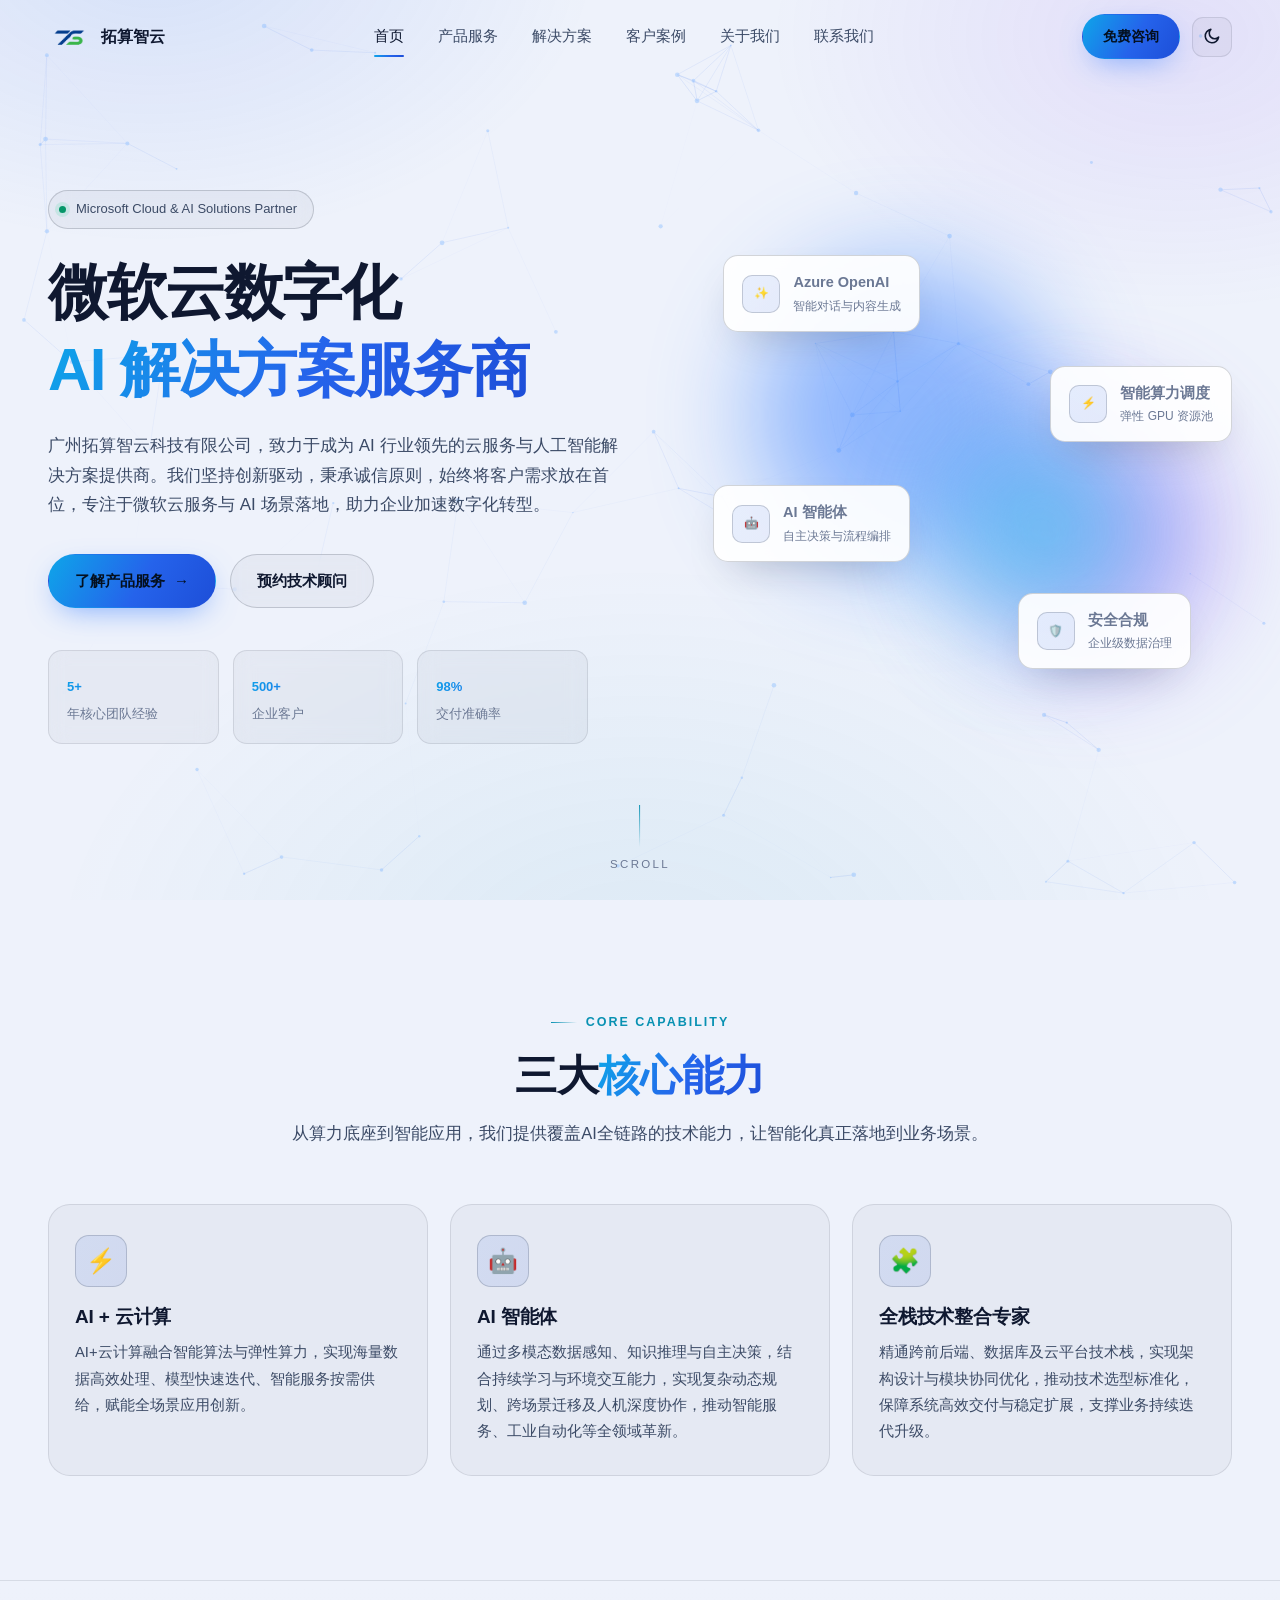
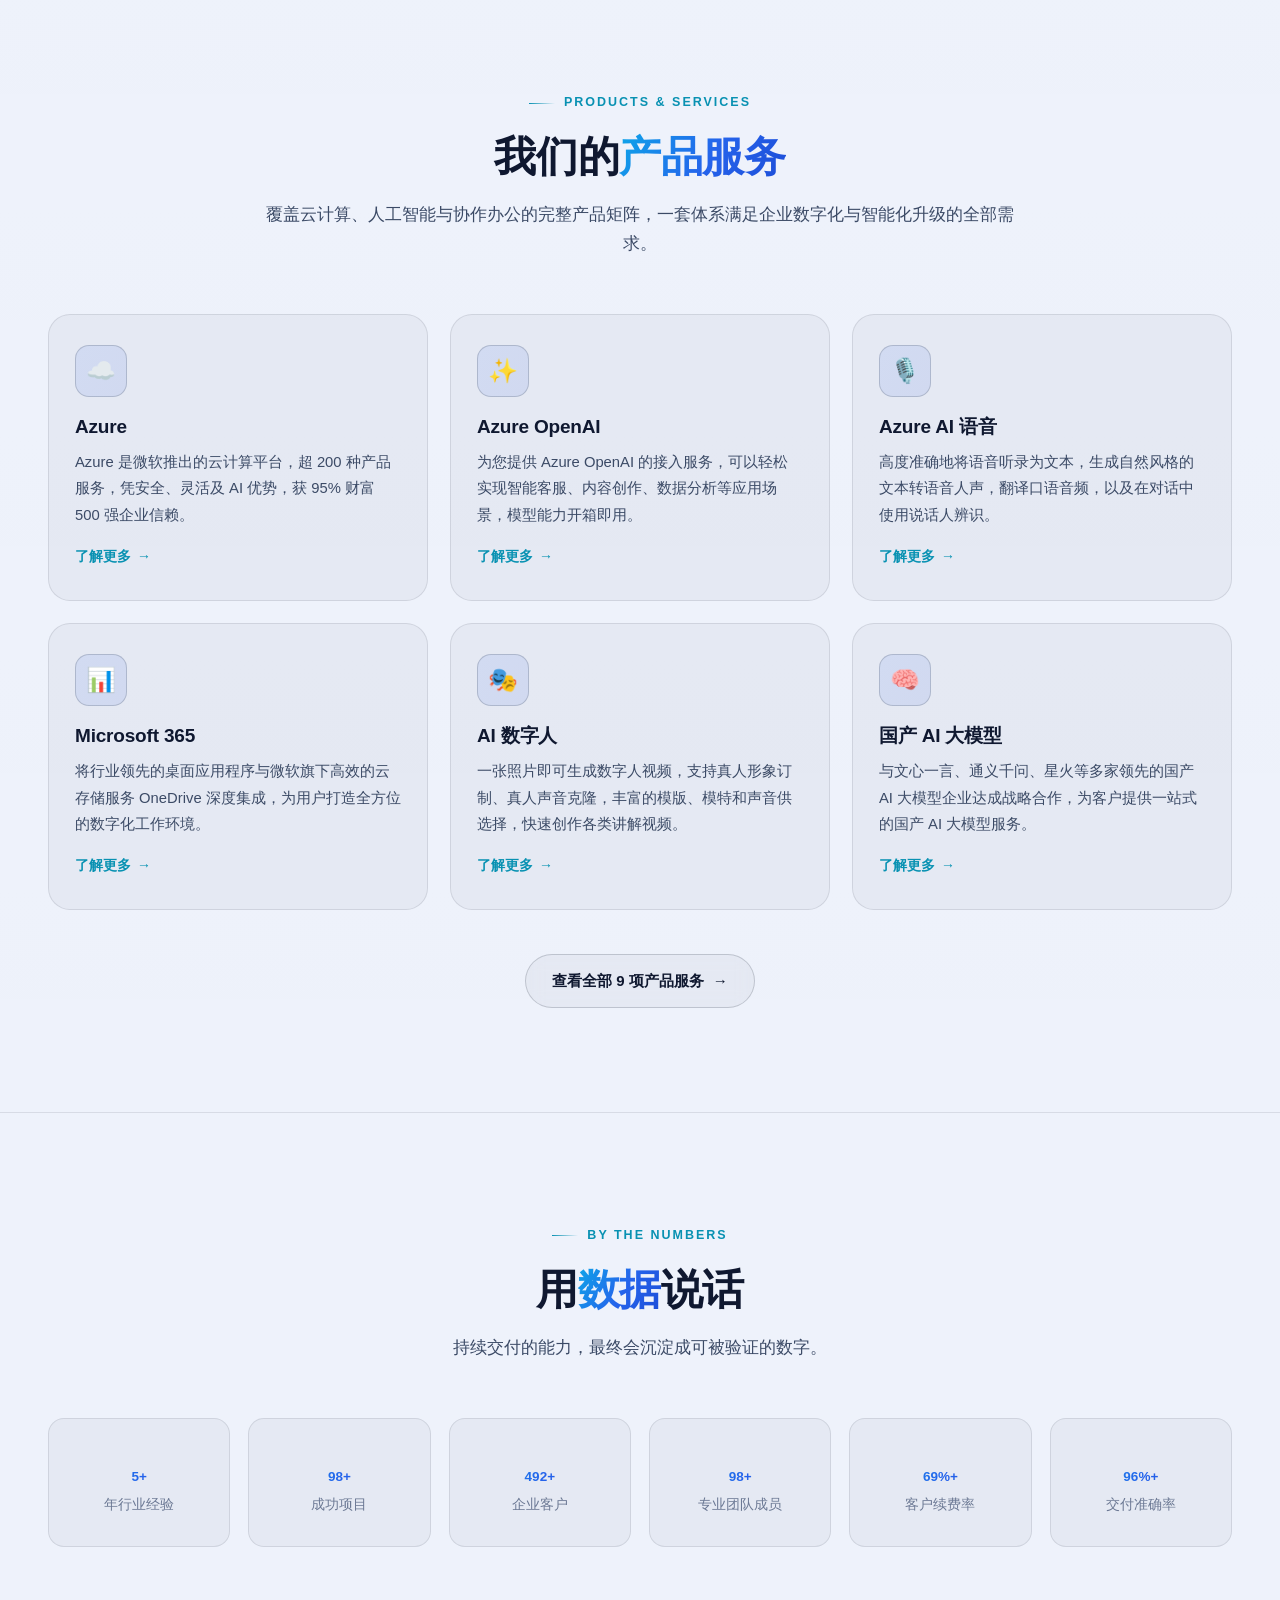
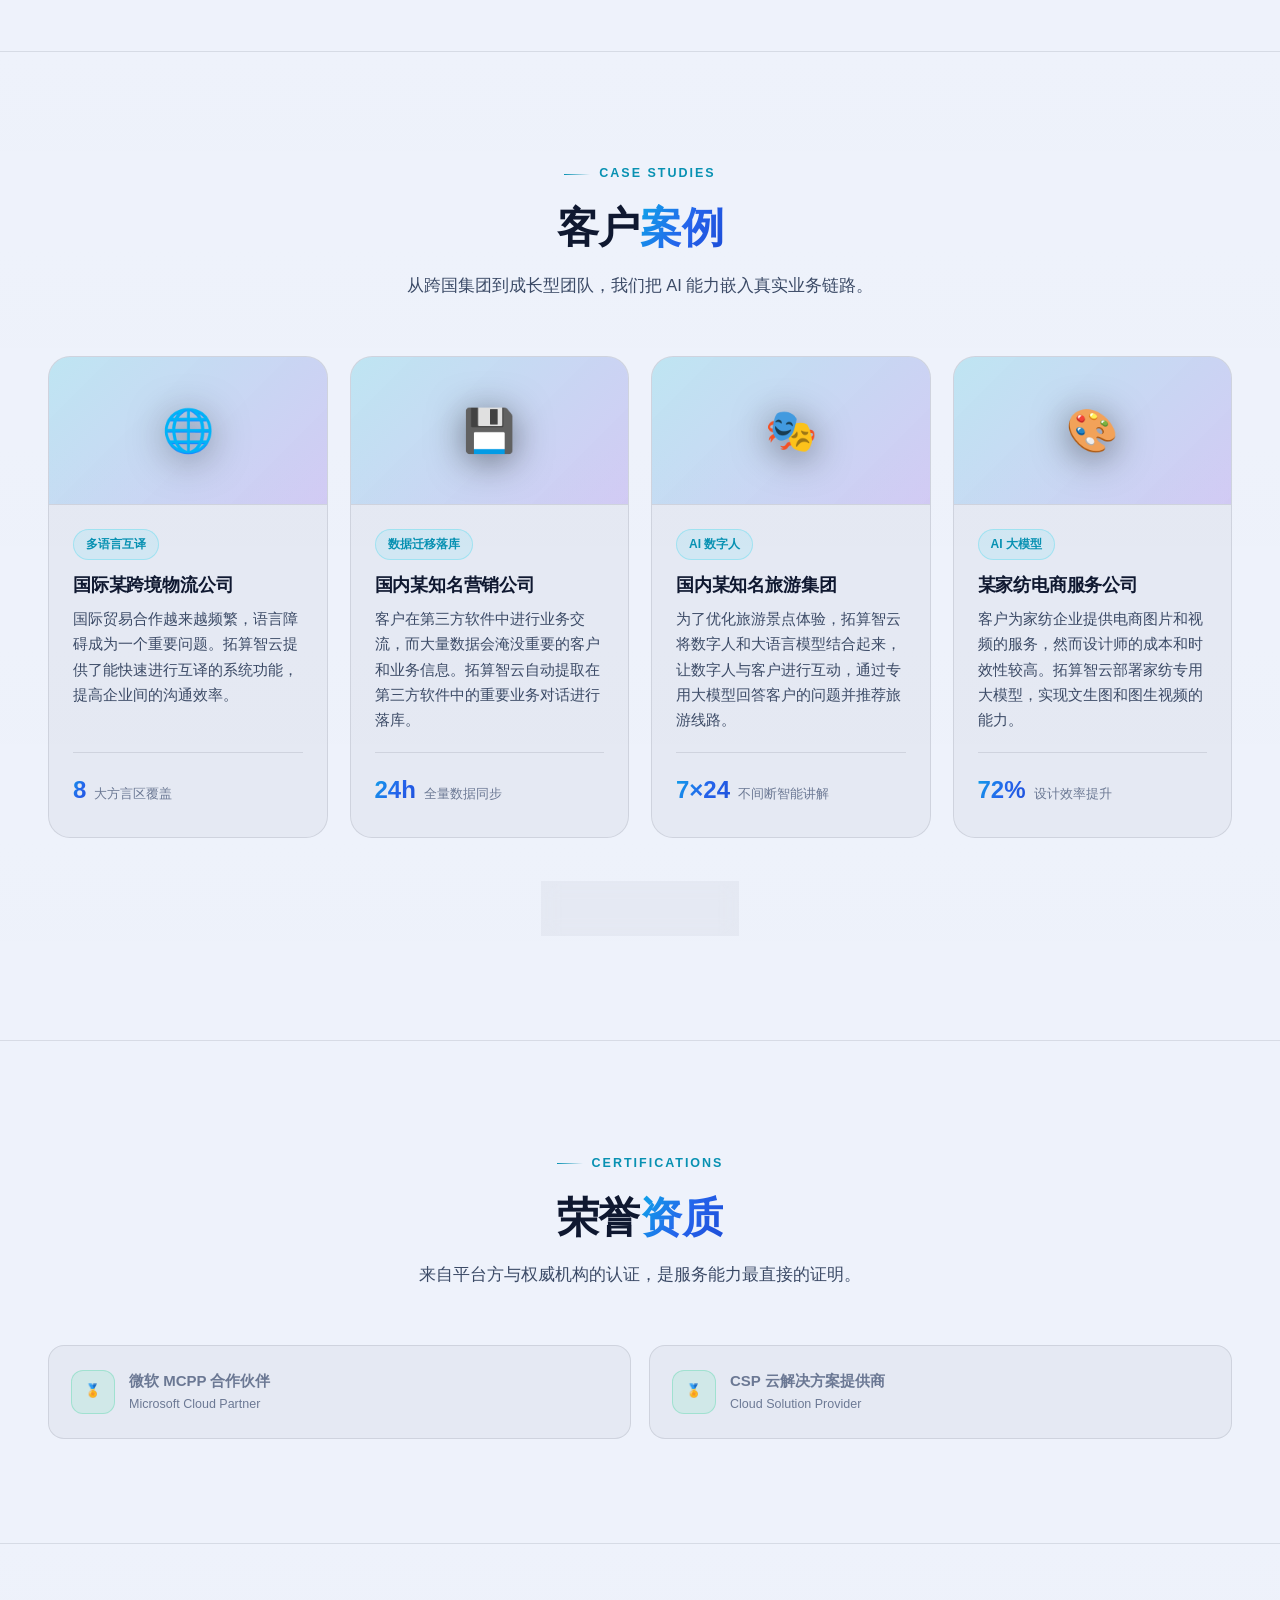
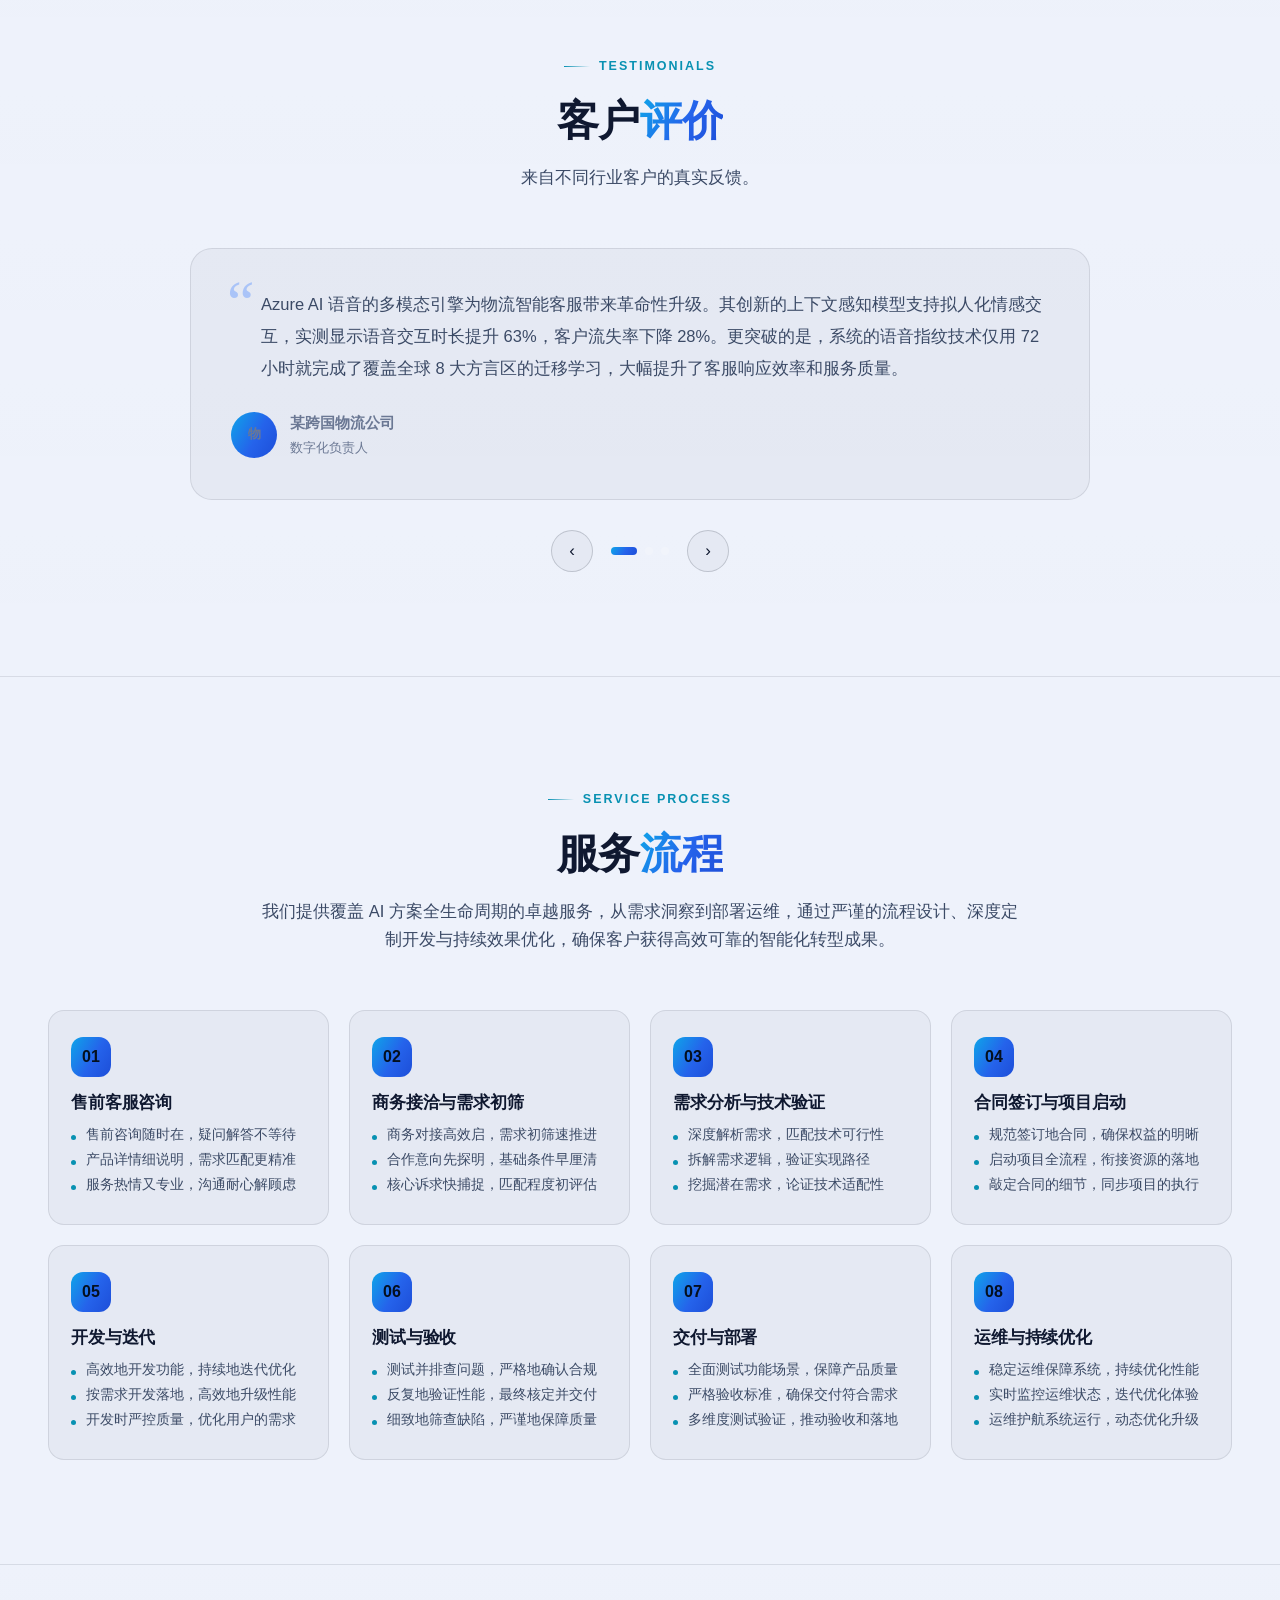
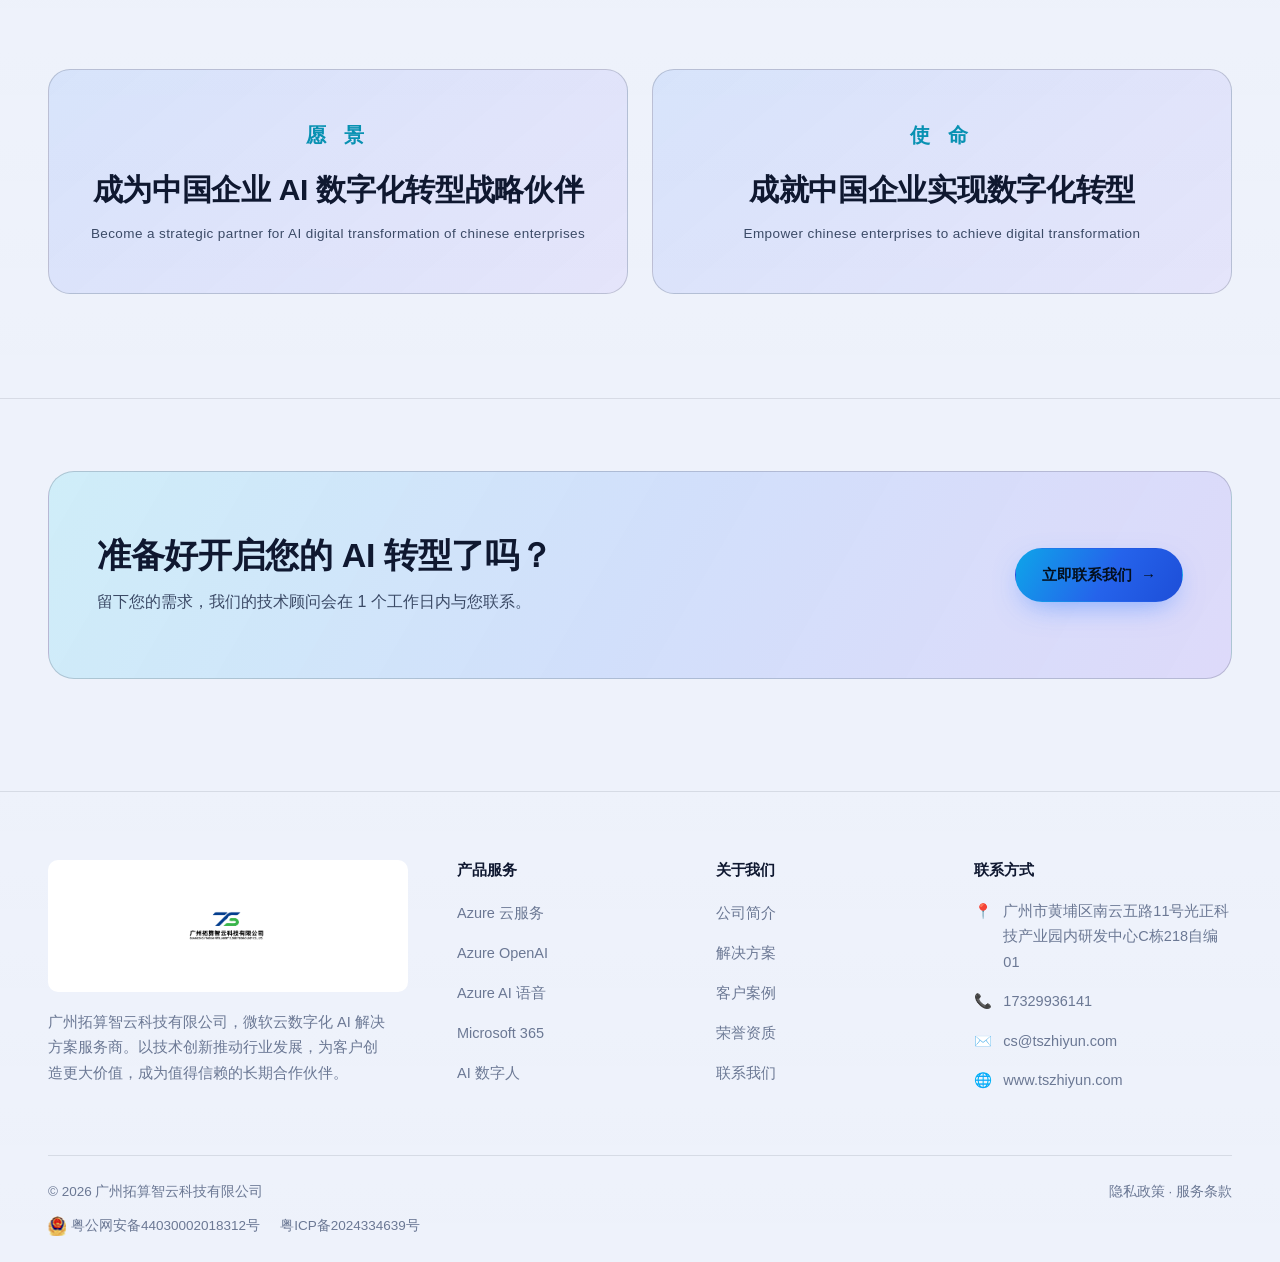
<file: index.html>
<!DOCTYPE html>
<html lang="zh-CN">
<head>
<meta charset="UTF-8">
<meta name="viewport" content="width=device-width, initial-scale=1">
<title>广州拓算智云科技有限公司 — 微软云数字化 AI 解决方案服务商</title>
<meta name="description" content="广州拓算智云科技有限公司致力于成为 AI 行业领先的云服务与人工智能解决方案提供商，专注于微软云服务与 AI 应用落地，助力企业加速数字化转型。">
<meta name="keywords" content="拓算智云,广州拓算智云科技,Azure 代理,Azure OpenAI,AI 解决方案,微软云,数字化转型">
<link rel="stylesheet" href="assets/css/style.css">
<link rel="icon" type="image/png" href="assets/images/tuosuan-mark.png">
<script src="assets/js/theme-init.js"></script>
</head>
<body>

<!-- ============ 导航 ============ -->
<header class="nav">
  <div class="nav__inner">
    <a class="brand" href="index.html">
      <img class="brand__logo" src="assets/images/tuosuan-mark.png" alt="拓算智云 Logo">
      <span class="brand__text">
        <span class="brand__name">拓算智云</span>
      </span>
    </a>

    <nav class="nav__menu">
      <a class="nav__link" href="index.html">首页</a>
      <a class="nav__link" href="products.html">产品服务</a>
      <a class="nav__link" href="solutions.html">解决方案</a>
      <a class="nav__link" href="cases.html">客户案例</a>
      <a class="nav__link" href="about.html">关于我们</a>
      <a class="nav__link" href="contact.html">联系我们</a>
    </nav>

    <div class="nav__actions">
      <a class="btn btn--primary btn--sm" href="contact.html">免费咨询</a>
      <button class="theme-toggle" type="button" aria-label="切换主题" aria-pressed="false">
        <svg class="theme-toggle__sun" viewBox="0 0 24 24" fill="none" stroke="currentColor" stroke-width="2" stroke-linecap="round" stroke-linejoin="round" aria-hidden="true">
          <circle cx="12" cy="12" r="4.2"></circle>
          <path d="M12 2.5v2.4M12 19.1v2.4M4.6 4.6l1.7 1.7M17.7 17.7l1.7 1.7M2.5 12h2.4M19.1 12h2.4M4.6 19.4l1.7-1.7M17.7 6.3l1.7-1.7"></path>
        </svg>
        <svg class="theme-toggle__moon" viewBox="0 0 24 24" fill="none" stroke="currentColor" stroke-width="2" stroke-linecap="round" stroke-linejoin="round" aria-hidden="true">
          <path d="M21 12.8A8.5 8.5 0 1 1 11.2 3a6.6 6.6 0 0 0 9.8 9.8z"></path>
        </svg>
      </button>
      <button class="nav__burger" type="button" aria-label="打开菜单" aria-expanded="false">
        <span></span><span></span><span></span>
      </button>
    </div>
  </div>
</header>

<!-- ============ Hero ============ -->
<section class="hero">
  <canvas id="particle-canvas"></canvas>

  <div class="wrap hero__inner">
    <div class="hero__content">
      <div class="hero__pill">
        <span class="dot"></span>
        Microsoft Cloud &amp; AI Solutions Partner
      </div>

      <h1>
        微软云数字化<br>
        <span class="line2">AI 解决方案服务商</span>
      </h1>

      <p class="hero__lead">
        广州拓算智云科技有限公司，致力于成为 AI 行业领先的云服务与人工智能解决方案提供商。我们坚持创新驱动，秉承诚信原则，始终将客户需求放在首位，专注于微软云服务与 AI 场景落地，助力企业加速数字化转型。
      </p>

      <div class="hero__cta">
        <a class="btn btn--primary" href="products.html">
          了解产品服务 <span class="arrow">→</span>
        </a>
        <a class="btn btn--ghost" href="contact.html">
          预约技术顾问
        </a>
      </div>

      <div class="hero__stats">
        <div class="hero__stat">
          <b><span data-count="5" data-suffix="+">5+</span></b>
          <span>年核心团队经验</span>
        </div>
        <div class="hero__stat">
          <b><span data-count="500" data-suffix="+">500+</span></b>
          <span>企业客户</span>
        </div>
        <div class="hero__stat">
          <b><span data-count="98" data-suffix="%">98%</span></b>
          <span>交付准确率</span>
        </div>
      </div>
    </div>

    <div class="hero__visual">
      <span class="orb orb--1"></span>
      <span class="orb orb--2"></span>
      <span class="orb orb--3"></span>

      <div class="tech-card">
        <span class="tech-card__ico">✨</span>
        <span>
          <b>Azure OpenAI</b>
          <span>智能对话与内容生成</span>
        </span>
      </div>
      <div class="tech-card">
        <span class="tech-card__ico">⚡</span>
        <span>
          <b>智能算力调度</b>
          <span>弹性 GPU 资源池</span>
        </span>
      </div>
      <div class="tech-card">
        <span class="tech-card__ico">🤖</span>
        <span>
          <b>AI 智能体</b>
          <span>自主决策与流程编排</span>
        </span>
      </div>
      <div class="tech-card">
        <span class="tech-card__ico">🛡️</span>
        <span>
          <b>安全合规</b>
          <span>企业级数据治理</span>
        </span>
      </div>
    </div>
  </div>

  <div class="hero__scroll">
    <i></i>
    Scroll
  </div>
</section>

<!-- ============ 核心能力 ============ -->
<section class="section" id="capability">
  <div class="wrap">
    <div class="sec-head reveal">
      <span class="eyebrow">Core Capability</span>
      <h2 class="sec-title">三大<span class="hl">核心能力</span></h2>
      <p class="sec-desc">
        从算力底座到智能应用，我们提供覆盖AI全链路的技术能力，让智能化真正落地到业务场景。
      </p>
    </div>

    <div class="grid grid-3">
      <article class="card reveal" data-delay="0">
        <div class="card__ico">⚡</div>
        <h3>AI + 云计算</h3>
        <p>
          AI+云计算融合智能算法与弹性算力，实现海量数据高效处理、模型快速迭代、智能服务按需供给，赋能全场景应用创新。
        </p>
      </article>

      <article class="card reveal" data-delay="120">
        <div class="card__ico">🤖</div>
        <h3>AI 智能体</h3>
        <p>
          通过多模态数据感知、知识推理与自主决策，结合持续学习与环境交互能力，实现复杂动态规划、跨场景迁移及人机深度协作，推动智能服务、工业自动化等全领域革新。
        </p>
      </article>

      <article class="card reveal" data-delay="240">
        <div class="card__ico">🧩</div>
        <h3>全栈技术整合专家</h3>
        <p>
          精通跨前后端、数据库及云平台技术栈，实现架构设计与模块协同优化，推动技术选型标准化，保障系统高效交付与稳定扩展，支撑业务持续迭代升级。
        </p>
      </article>
    </div>
  </div>
</section>

<!-- ============ 产品服务 ============ -->
<section class="section section--alt" id="products">
  <div class="wrap">
    <div class="sec-head reveal">
      <span class="eyebrow">Products &amp; Services</span>
      <h2 class="sec-title">我们的<span class="hl">产品服务</span></h2>
      <p class="sec-desc">
        覆盖云计算、人工智能与协作办公的完整产品矩阵，一套体系满足企业数字化与智能化升级的全部需求。
      </p>
    </div>

    <div class="grid grid-3">
      <a class="card card--link reveal" data-delay="0" href="products.html">
        <div class="card__ico">☁️</div>
        <h3>Azure</h3>
        <p>Azure 是微软推出的云计算平台，超 200 种产品服务，凭安全、灵活及 AI 优势，获 95% 财富 500 强企业信赖。</p>
        <span class="card__more">了解更多 <span class="arrow">→</span></span>
      </a>

      <a class="card card--link reveal" data-delay="60" href="products.html">
        <div class="card__ico">✨</div>
        <h3>Azure OpenAI</h3>
        <p>为您提供 Azure OpenAI 的接入服务，可以轻松实现智能客服、内容创作、数据分析等应用场景，模型能力开箱即用。</p>
        <span class="card__more">了解更多 <span class="arrow">→</span></span>
      </a>

      <a class="card card--link reveal" data-delay="120" href="products.html">
        <div class="card__ico">🎙️</div>
        <h3>Azure AI 语音</h3>
        <p>高度准确地将语音听录为文本，生成自然风格的文本转语音人声，翻译口语音频，以及在对话中使用说话人辨识。</p>
        <span class="card__more">了解更多 <span class="arrow">→</span></span>
      </a>

      <a class="card card--link reveal" data-delay="0" href="products.html">
        <div class="card__ico">📊</div>
        <h3>Microsoft 365</h3>
        <p>将行业领先的桌面应用程序与微软旗下高效的云存储服务 OneDrive 深度集成，为用户打造全方位的数字化工作环境。</p>
        <span class="card__more">了解更多 <span class="arrow">→</span></span>
      </a>

      <a class="card card--link reveal" data-delay="60" href="products.html">
        <div class="card__ico">🎭</div>
        <h3>AI 数字人</h3>
        <p>一张照片即可生成数字人视频，支持真人形象订制、真人声音克隆，丰富的模版、模特和声音供选择，快速创作各类讲解视频。</p>
        <span class="card__more">了解更多 <span class="arrow">→</span></span>
      </a>

      <a class="card card--link reveal" data-delay="120" href="products.html">
        <div class="card__ico">🧠</div>
        <h3>国产 AI 大模型</h3>
        <p>与文心一言、通义千问、星火等多家领先的国产 AI 大模型企业达成战略合作，为客户提供一站式的国产 AI 大模型服务。</p>
        <span class="card__more">了解更多 <span class="arrow">→</span></span>
      </a>
    </div>

    <div class="reveal" style="text-align:center;margin-top:44px;">
      <a class="btn btn--ghost" href="products.html">
        查看全部 9 项产品服务 <span class="arrow">→</span>
      </a>
    </div>
  </div>
</section>

<!-- ============ 数据成绩 ============ -->
<section class="section" id="numbers">
  <div class="wrap">
    <div class="sec-head reveal">
      <span class="eyebrow">By the Numbers</span>
      <h2 class="sec-title">用<span class="hl">数据</span>说话</h2>
      <p class="sec-desc">持续交付的能力，最终会沉淀成可被验证的数字。</p>
    </div>

    <div class="stats reveal">
      <div class="stat">
        <b><span data-count="5" data-suffix="+">5+</span></b>
        <span>年行业经验</span>
      </div>
      <div class="stat">
        <b><span data-count="100" data-suffix="+">100+</span></b>
        <span>成功项目</span>
      </div>
      <div class="stat">
        <b><span data-count="500" data-suffix="+">500+</span></b>
        <span>企业客户</span>
      </div>
      <div class="stat">
        <b><span data-count="100" data-suffix="+">100+</span></b>
        <span>专业团队成员</span>
      </div>
      <div class="stat">
        <b><span data-count="70" data-suffix="%+">70%+</span></b>
        <span>客户续费率</span>
      </div>
      <div class="stat">
        <b><span data-count="98" data-suffix="%+">98%+</span></b>
        <span>交付准确率</span>
      </div>
    </div>
  </div>
</section>

<!-- ============ 客户案例 ============ -->
<section class="section section--alt" id="cases">
  <div class="wrap">
    <div class="sec-head reveal">
      <span class="eyebrow">Case Studies</span>
      <h2 class="sec-title">客户<span class="hl">案例</span></h2>
      <p class="sec-desc">从跨国集团到成长型团队，我们把 AI 能力嵌入真实业务链路。</p>
    </div>

    <div class="grid grid-4">
      <article class="case reveal" data-delay="0">
        <div class="case__top"><span>🌐</span></div>
        <div class="case__body">
          <span class="case__tag">多语言互译</span>
          <h3>国际某跨境物流公司</h3>
          <p>国际贸易合作越来越频繁，语言障碍成为一个重要问题。拓算智云提供了能快速进行互译的系统功能，提高企业间的沟通效率。</p>
          <div class="case__metric">
            <b>8</b><span>大方言区覆盖</span>
          </div>
        </div>
      </article>

      <article class="case reveal" data-delay="90">
        <div class="case__top"><span>💾</span></div>
        <div class="case__body">
          <span class="case__tag">数据迁移落库</span>
          <h3>国内某知名营销公司</h3>
          <p>客户在第三方软件中进行业务交流，而大量数据会淹没重要的客户和业务信息。拓算智云自动提取在第三方软件中的重要业务对话进行落库。</p>
          <div class="case__metric">
            <b>24h</b><span>全量数据同步</span>
          </div>
        </div>
      </article>

      <article class="case reveal" data-delay="180">
        <div class="case__top"><span>🎭</span></div>
        <div class="case__body">
          <span class="case__tag">AI 数字人</span>
          <h3>国内某知名旅游集团</h3>
          <p>为了优化旅游景点体验，拓算智云将数字人和大语言模型结合起来，让数字人与客户进行互动，通过专用大模型回答客户的问题并推荐旅游线路。</p>
          <div class="case__metric">
            <b>7×24</b><span>不间断智能讲解</span>
          </div>
        </div>
      </article>

      <article class="case reveal" data-delay="270">
        <div class="case__top"><span>🎨</span></div>
        <div class="case__body">
          <span class="case__tag">AI 大模型</span>
          <h3>某家纺电商服务公司</h3>
          <p>客户为家纺企业提供电商图片和视频的服务，然而设计师的成本和时效性较高。拓算智云部署家纺专用大模型，实现文生图和图生视频的能力。</p>
          <div class="case__metric">
            <b>72%</b><span>设计效率提升</span>
          </div>
        </div>
      </article>
    </div>

    <div class="reveal" style="text-align:center;margin-top:44px;">
      <a class="btn btn--ghost" href="cases.html">
        查看更多客户案例 <span class="arrow">→</span>
      </a>
    </div>
  </div>
</section>

<!-- ============ 荣誉资质 ============ -->
<section class="section" id="certs">
  <div class="wrap">
    <div class="sec-head reveal">
      <span class="eyebrow">Certifications</span>
      <h2 class="sec-title">荣誉<span class="hl">资质</span></h2>
      <p class="sec-desc">来自平台方与权威机构的认证，是服务能力最直接的证明。</p>
    </div>

    <div class="certs reveal">
      <div class="cert">
        <span class="cert__badge">🏅</span>
        <span>
          <b>微软 MCPP 合作伙伴</b>
          <span>Microsoft Cloud Partner</span>
        </span>
      </div>
      <div class="cert">
        <span class="cert__badge">🏅</span>
        <span>
          <b>CSP 云解决方案提供商</b>
          <span>Cloud Solution Provider</span>
        </span>
      </div>
    </div>
  </div>
</section>

<!-- ============ 客户评价 ============ -->
<section class="section section--alt" id="testimonials">
  <div class="wrap">
    <div class="sec-head reveal">
      <span class="eyebrow">Testimonials</span>
      <h2 class="sec-title">客户<span class="hl">评价</span></h2>
      <p class="sec-desc">来自不同行业客户的真实反馈。</p>
    </div>

    <div class="slider reveal">
      <div class="slide">
        <p class="slide__quote">
          Azure AI 语音的多模态引擎为物流智能客服带来革命性升级。其创新的上下文感知模型支持拟人化情感交互，实测显示语音交互时长提升 63%，客户流失率下降 28%。更突破的是，系统的语音指纹技术仅用 72 小时就完成了覆盖全球 8 大方言区的迁移学习，大幅提升了客服响应效率和服务质量。
        </p>
        <div class="slide__by">
          <span class="slide__avatar">物</span>
          <span>
            <b>某跨国物流公司</b>
            <span>数字化负责人</span>
          </span>
        </div>
      </div>

      <div class="slide">
        <p class="slide__quote">
          拓算智云集成的文生图与图生视频能力彻底颠覆了我们的创作范式，在家纺产品设计中实现了 72% 的效率提升。只要输入产品的关键信息，3 秒内即可生成 4K 级设计图。另外 AI 会根据设计的图片自动生成 AI 视频，整体符合客户要求度达到 60% 以上，相信在后续的模型调优下还会有更大的提升空间。
        </p>
        <div class="slide__by">
          <span class="slide__avatar">电</span>
          <span>
            <b>某电商服务公司</b>
            <span>AI 项目经理</span>
          </span>
        </div>
      </div>

      <div class="slide">
        <p class="slide__quote">
          作为 AI 医疗影像赛道的初创团队，Microsoft 365 仅用两周就完成了传统需要 6 个月构建的「AI 标注—临床验证—合规交付」全流程数字基座。我们对信息安全的要求极高，这家公司不仅帮我们完美地达到等保要求，还持续提供了监控和培训服务，他们的专业和服务态度给我们留下了深刻印象。
        </p>
        <div class="slide__by">
          <span class="slide__avatar">医</span>
          <span>
            <b>某医疗科技创业公司</b>
            <span>创始人</span>
          </span>
        </div>
      </div>

      <div class="slider__ctrl">
        <button class="slider__btn slider__btn--prev" type="button" aria-label="上一条">‹</button>
        <div class="slider__dots">
          <button class="slider__dot" type="button" aria-label="第 1 条"></button>
          <button class="slider__dot" type="button" aria-label="第 2 条"></button>
          <button class="slider__dot" type="button" aria-label="第 3 条"></button>
        </div>
        <button class="slider__btn slider__btn--next" type="button" aria-label="下一条">›</button>
      </div>
    </div>
  </div>
</section>

<!-- ============ 服务流程 ============ -->
<section class="section" id="process">
  <div class="wrap">
    <div class="sec-head reveal">
      <span class="eyebrow">Service Process</span>
      <h2 class="sec-title">服务<span class="hl">流程</span></h2>
      <p class="sec-desc">
        我们提供覆盖 AI 方案全生命周期的卓越服务，从需求洞察到部署运维，通过严谨的流程设计、深度定制开发与持续效果优化，确保客户获得高效可靠的智能化转型成果。
      </p>
    </div>

    <div class="steps">
      <div class="step reveal" data-delay="0">
        <div class="step__no">01</div>
        <h4>售前客服咨询</h4>
        <ul>
          <li>售前咨询随时在，疑问解答不等待</li>
          <li>产品详情细说明，需求匹配更精准</li>
          <li>服务热情又专业，沟通耐心解顾虑</li>
        </ul>
      </div>

      <div class="step reveal" data-delay="60">
        <div class="step__no">02</div>
        <h4>商务接洽与需求初筛</h4>
        <ul>
          <li>商务对接高效启，需求初筛速推进</li>
          <li>合作意向先探明，基础条件早厘清</li>
          <li>核心诉求快捕捉，匹配程度初评估</li>
        </ul>
      </div>

      <div class="step reveal" data-delay="120">
        <div class="step__no">03</div>
        <h4>需求分析与技术验证</h4>
        <ul>
          <li>深度解析需求，匹配技术可行性</li>
          <li>拆解需求逻辑，验证实现路径</li>
          <li>挖掘潜在需求，论证技术适配性</li>
        </ul>
      </div>

      <div class="step reveal" data-delay="180">
        <div class="step__no">04</div>
        <h4>合同签订与项目启动</h4>
        <ul>
          <li>规范签订地合同，确保权益的明晰</li>
          <li>启动项目全流程，衔接资源的落地</li>
          <li>敲定合同的细节，同步项目的执行</li>
        </ul>
      </div>

      <div class="step reveal" data-delay="0">
        <div class="step__no">05</div>
        <h4>开发与迭代</h4>
        <ul>
          <li>高效地开发功能，持续地迭代优化</li>
          <li>按需求开发落地，高效地升级性能</li>
          <li>开发时严控质量，优化用户的需求</li>
        </ul>
      </div>

      <div class="step reveal" data-delay="60">
        <div class="step__no">06</div>
        <h4>测试与验收</h4>
        <ul>
          <li>测试并排查问题，严格地确认合规</li>
          <li>反复地验证性能，最终核定并交付</li>
          <li>细致地筛查缺陷，严谨地保障质量</li>
        </ul>
      </div>

      <div class="step reveal" data-delay="120">
        <div class="step__no">07</div>
        <h4>交付与部署</h4>
        <ul>
          <li>全面测试功能场景，保障产品质量</li>
          <li>严格验收标准，确保交付符合需求</li>
          <li>多维度测试验证，推动验收和落地</li>
        </ul>
      </div>

      <div class="step reveal" data-delay="180">
        <div class="step__no">08</div>
        <h4>运维与持续优化</h4>
        <ul>
          <li>稳定运维保障系统，持续优化性能</li>
          <li>实时监控运维状态，迭代优化体验</li>
          <li>运维护航系统运行，动态优化升级</li>
        </ul>
      </div>
    </div>
  </div>
</section>

<!-- ============ 愿景 / 使命 ============ -->
<section class="section section--alt" id="vision">
  <div class="wrap">
    <div class="vm">
      <div class="vm__item reveal">
        <span class="vm__label">愿 景</span>
        <h3>成为中国企业 AI 数字化转型战略伙伴</h3>
        <p>Become a strategic partner for AI digital transformation of chinese enterprises</p>
      </div>

      <div class="vm__item reveal" data-delay="120">
        <span class="vm__label">使 命</span>
        <h3>成就中国企业实现数字化转型</h3>
        <p>Empower chinese enterprises to achieve digital transformation</p>
      </div>
    </div>
  </div>
</section>

<!-- ============ CTA ============ -->
<section class="section section--tight">
  <div class="wrap">
    <div class="cta-bar reveal">
      <div>
        <h2>准备好开启您的 AI 转型了吗？</h2>
        <p>留下您的需求，我们的技术顾问会在 1 个工作日内与您联系。</p>
      </div>
      <a class="btn btn--primary" href="contact.html">
        立即联系我们 <span class="arrow">→</span>
      </a>
    </div>
  </div>
</section>

<!-- ============ 页脚 ============ -->
<footer class="footer">
  <div class="wrap">
    <div class="footer__grid">
      <div class="footer__about">
        <a class="brand" href="index.html">
          <img class="brand__logo" src="assets/images/tuosuan-logo-full.png" alt="广州拓算智云科技有限公司 Logo">
          <span class="brand__text">
            <span class="brand__name">拓算智云</span>
          </span>
        </a>
        <p>
          广州拓算智云科技有限公司，微软云数字化 AI 解决方案服务商。以技术创新推动行业发展，为客户创造更大价值，成为值得信赖的长期合作伙伴。
        </p>
      </div>

      <div>
        <h4>产品服务</h4>
        <ul class="footer__links">
          <li><a href="products.html">Azure 云服务</a></li>
          <li><a href="products.html">Azure OpenAI</a></li>
          <li><a href="products.html">Azure AI 语音</a></li>
          <li><a href="products.html">Microsoft 365</a></li>
          <li><a href="products.html">AI 数字人</a></li>
        </ul>
      </div>

      <div>
        <h4>关于我们</h4>
        <ul class="footer__links">
          <li><a href="about.html">公司简介</a></li>
          <li><a href="solutions.html">解决方案</a></li>
          <li><a href="cases.html">客户案例</a></li>
          <li><a href="about.html#certs">荣誉资质</a></li>
          <li><a href="contact.html">联系我们</a></li>
        </ul>
      </div>

      <div>
        <h4>联系方式</h4>
        <ul class="footer__contact">
          <li><i>📍</i><span>广州市黄埔区南云五路11号光正科技产业园内研发中心C栋218自编01</span></li>
          <li><i>📞</i><span>17329936141</span></li>
          <li><i>✉️</i><a href="mailto:cs@tszhiyun.com">cs@tszhiyun.com</a></li>
      <li><i>🌐</i><span>www.tszhiyun.com</span></li>
      </div>
    </div>

    <div class="footer__bottom">
      <div class="footer__legal">
        <span>© 2026 广州拓算智云科技有限公司</span>
        <div class="footer__filings">
          <a class="footer__filing" href="https://beian.mps.gov.cn/#/query/webSearch?code=44030002018312" rel="noopener noreferrer" target="_blank">
            <img src="assets/images/public-security-filing.png" alt="" width="18" height="20">
            <span>粤公网安备44030002018312号</span>
          </a>
          <a class="footer__filing" href="https://beian.miit.gov.cn/" rel="noopener noreferrer" target="_blank">粤ICP备2024334639号</a>
        </div>
      </div>
      <span>
        <a href="index.html">隐私政策</a> ·
        <a href="index.html">服务条款</a>
      </span>
    </div>
  </div>
</footer>

<button class="to-top" type="button" aria-label="返回顶部">↑</button>

<script src="assets/js/main.js"></script>
</body>
</html>
</file>
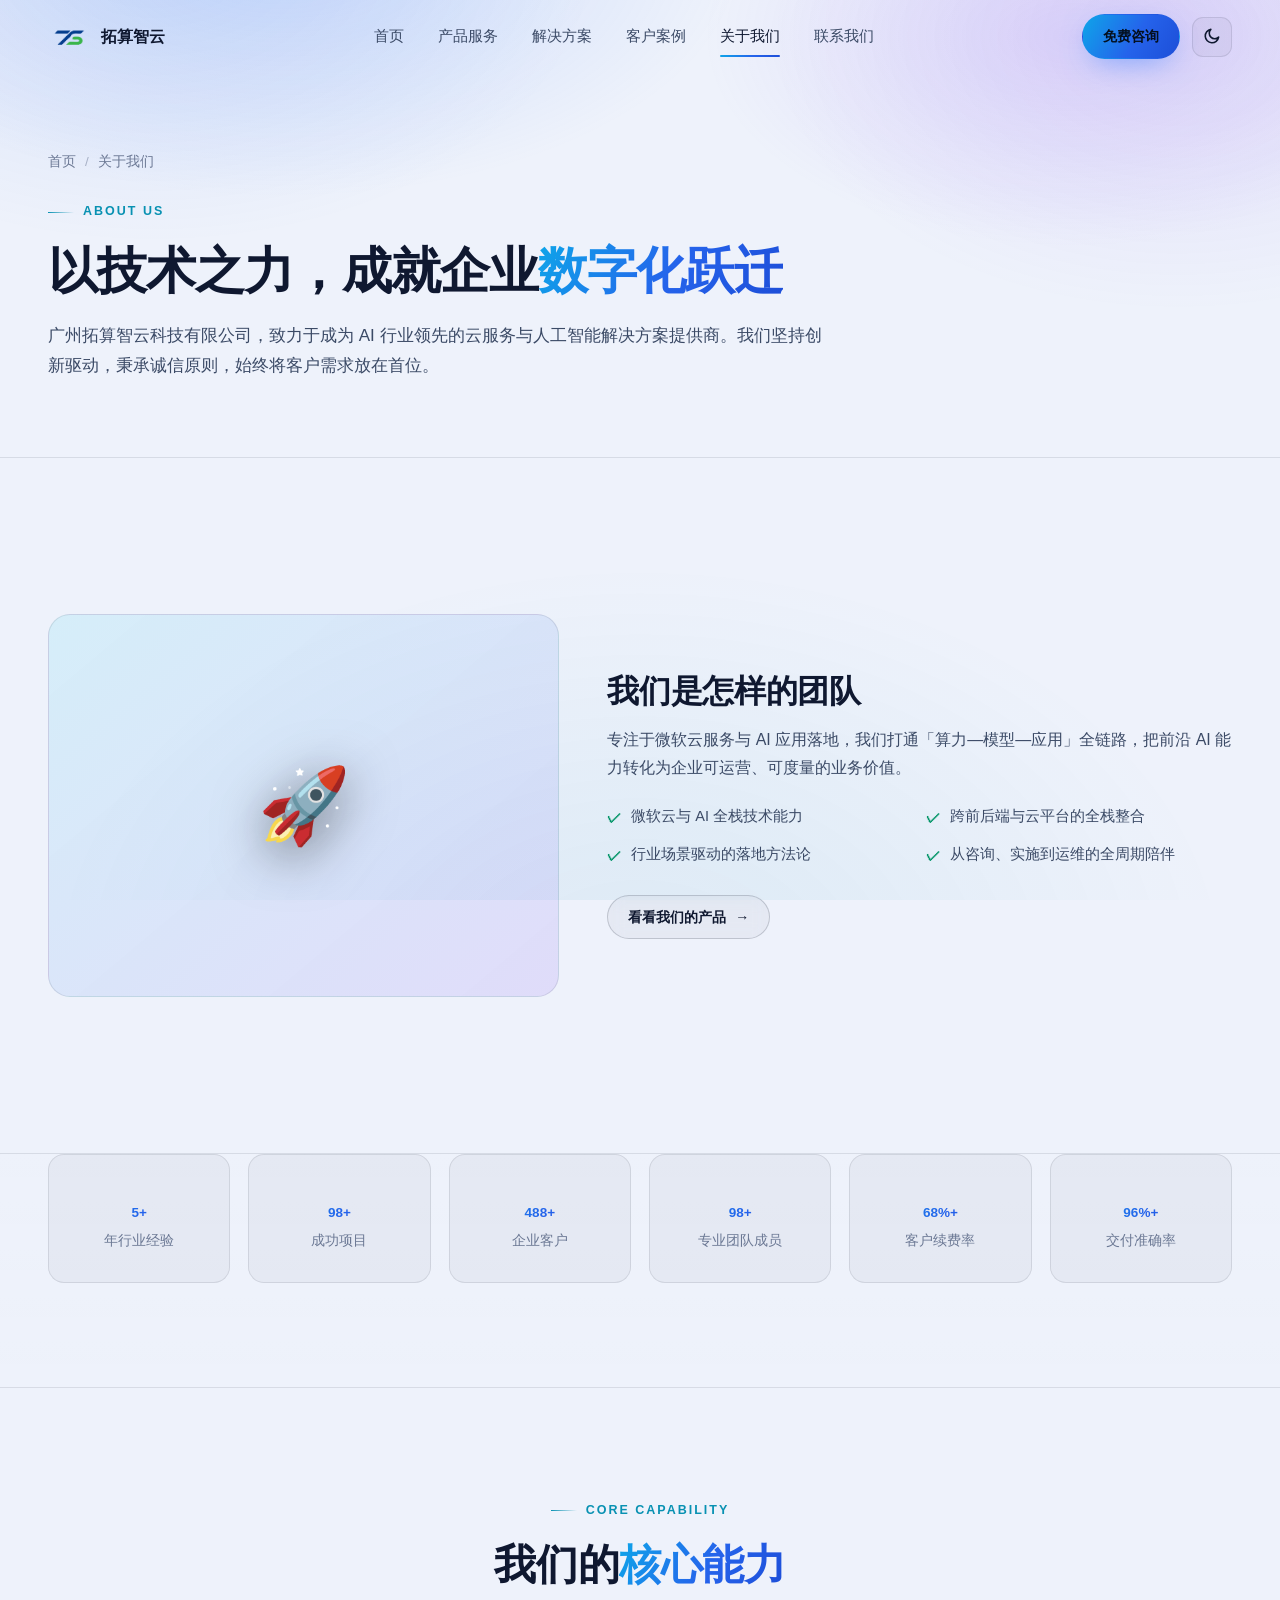
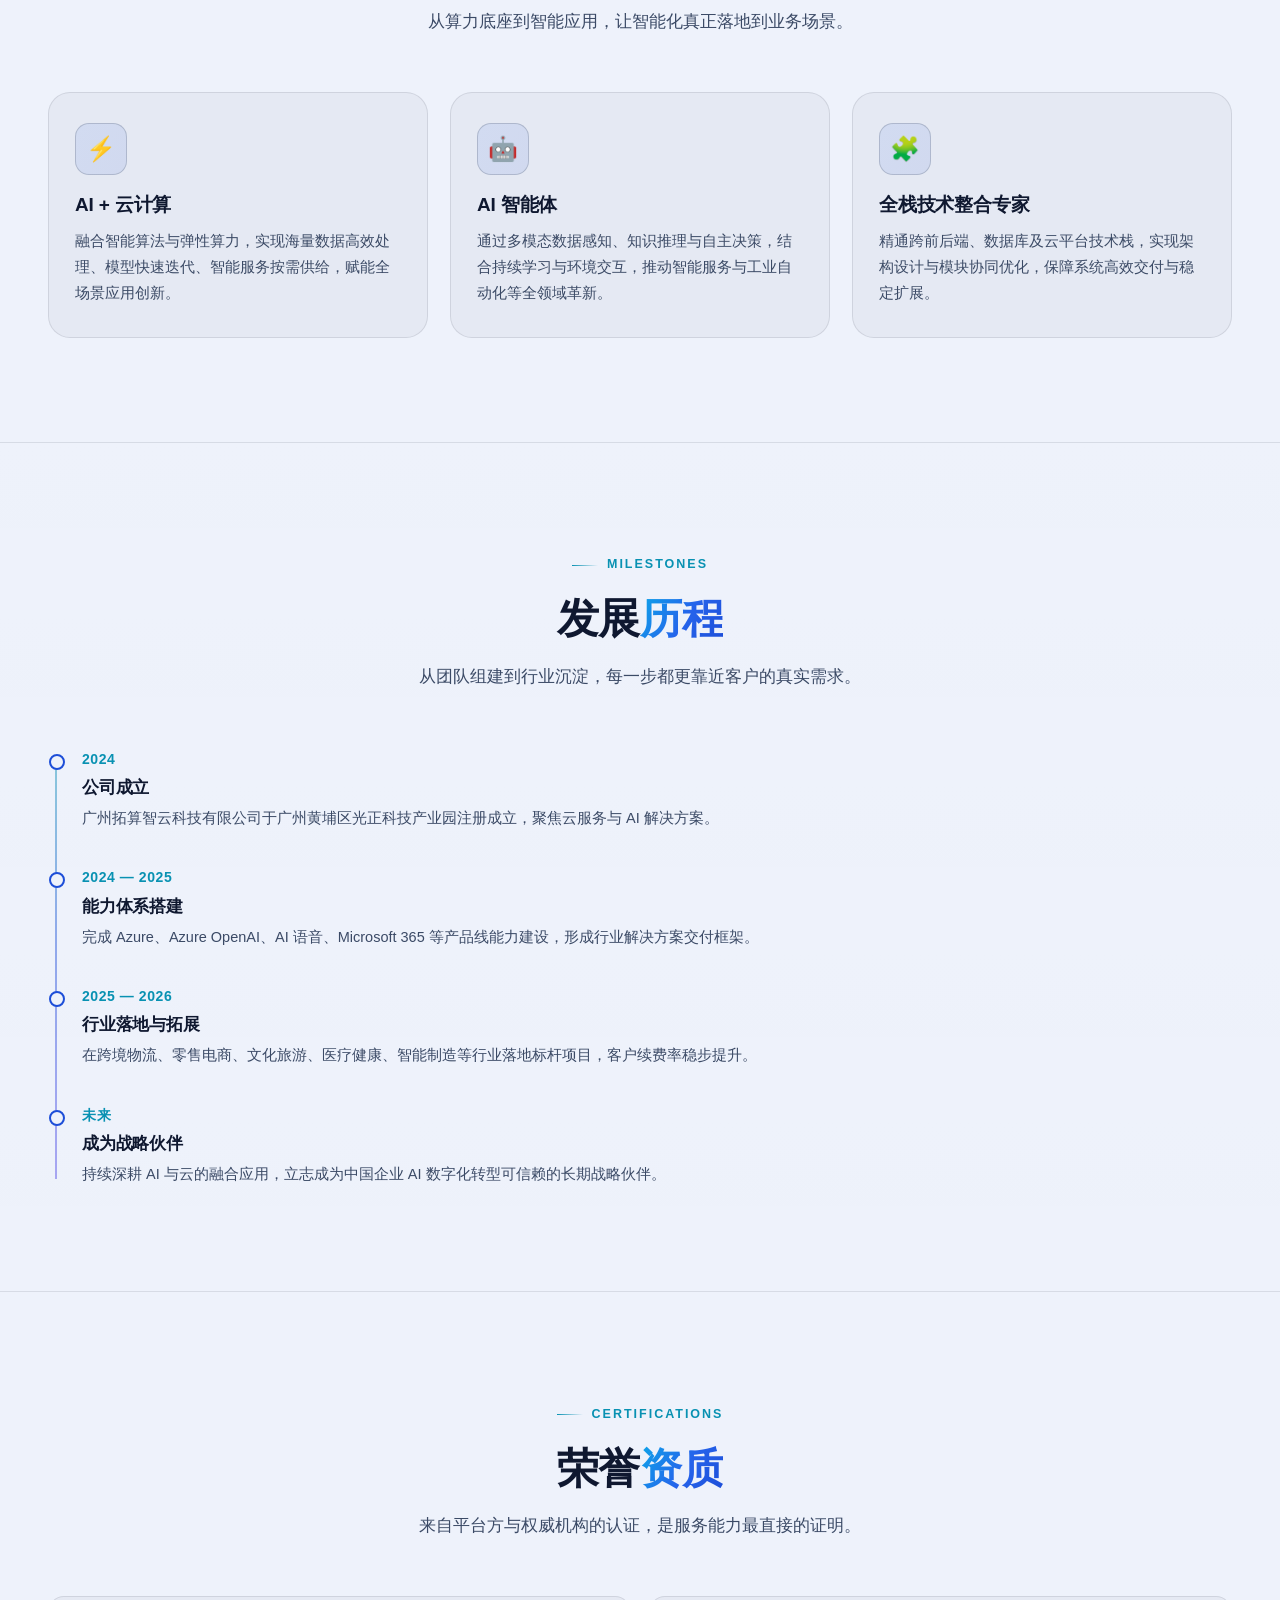
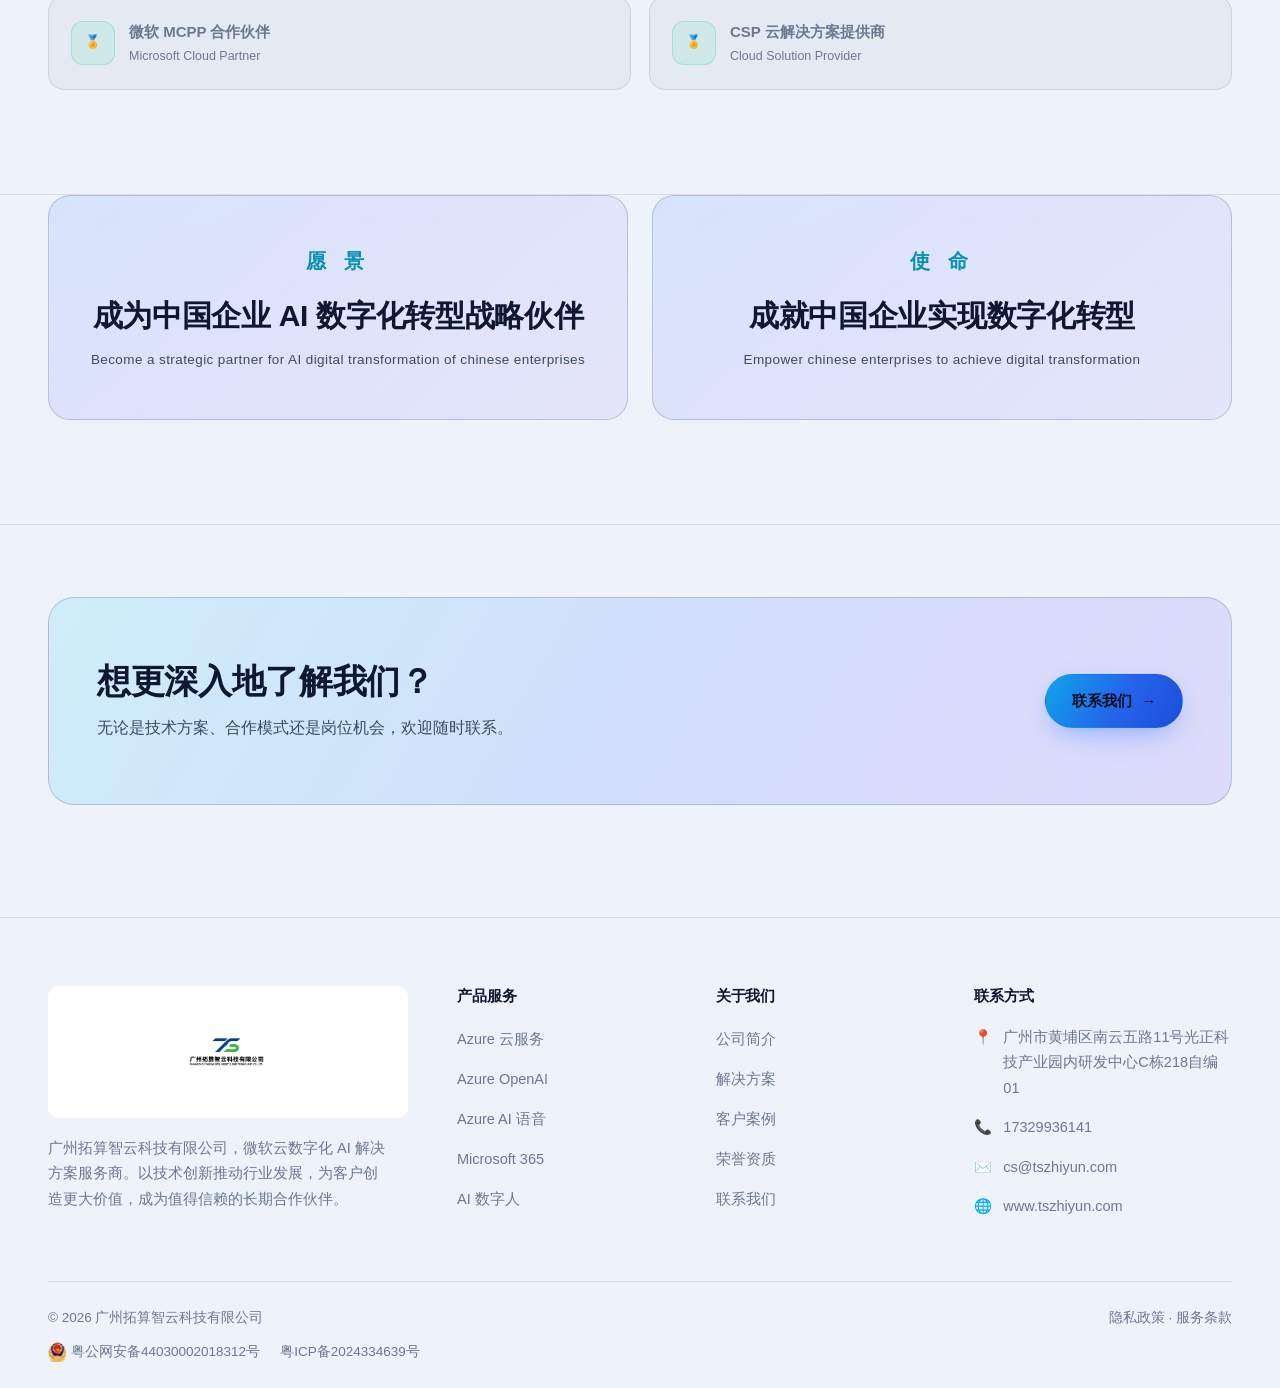
<file: about.html>
<!DOCTYPE html>
<html lang="zh-CN">
<head>
<meta charset="UTF-8">
<meta name="viewport" content="width=device-width, initial-scale=1">
<title>关于我们 — 广州拓算智云科技有限公司</title>
<meta name="description" content="广州拓算智云科技有限公司，微软云数字化 AI 解决方案服务商。了解我们的公司简介、核心能力、发展历程与荣誉资质。">
<meta name="keywords" content="拓算智云,公司简介,关于我们,AI解决方案,微软云合作伙伴">
<link rel="stylesheet" href="assets/css/style.css">
<link rel="icon" type="image/png" href="assets/images/tuosuan-mark.png">
<script src="assets/js/theme-init.js"></script>
</head>
<body>

<!-- ============ 导航 ============ -->
<header class="nav">
  <div class="nav__inner">
    <a class="brand" href="index.html">
      <img class="brand__logo" src="assets/images/tuosuan-mark.png" alt="拓算智云 Logo">
      <span class="brand__text">
        <span class="brand__name">拓算智云</span>
      </span>
    </a>

    <nav class="nav__menu">
      <a class="nav__link" href="index.html">首页</a>
      <a class="nav__link" href="products.html">产品服务</a>
      <a class="nav__link" href="solutions.html">解决方案</a>
      <a class="nav__link" href="cases.html">客户案例</a>
      <a class="nav__link" href="about.html">关于我们</a>
      <a class="nav__link" href="contact.html">联系我们</a>
    </nav>

    <div class="nav__actions">
      <a class="btn btn--primary btn--sm" href="contact.html">免费咨询</a>
      <button class="theme-toggle" type="button" aria-label="切换主题" aria-pressed="false">
        <svg class="theme-toggle__sun" viewBox="0 0 24 24" fill="none" stroke="currentColor" stroke-width="2" stroke-linecap="round" stroke-linejoin="round" aria-hidden="true">
          <circle cx="12" cy="12" r="4.2"></circle>
          <path d="M12 2.5v2.4M12 19.1v2.4M4.6 4.6l1.7 1.7M17.7 17.7l1.7 1.7M2.5 12h2.4M19.1 12h2.4M4.6 19.4l1.7-1.7M17.7 6.3l1.7-1.7"></path>
        </svg>
        <svg class="theme-toggle__moon" viewBox="0 0 24 24" fill="none" stroke="currentColor" stroke-width="2" stroke-linecap="round" stroke-linejoin="round" aria-hidden="true">
          <path d="M21 12.8A8.5 8.5 0 1 1 11.2 3a6.6 6.6 0 0 0 9.8 9.8z"></path>
        </svg>
      </button>
      <button class="nav__burger" type="button" aria-label="打开菜单" aria-expanded="false">
        <span></span><span></span><span></span>
      </button>
    </div>
  </div>
</header>

<!-- ============ 页头 ============ -->
<section class="page-head">
  <div class="wrap">
    <div class="page-head__inner">
      <nav class="crumbs">
        <a href="index.html">首页</a>
        <span class="sep">/</span>
        <span>关于我们</span>
      </nav>
      <span class="eyebrow">About Us</span>
      <h1>以技术之力，成就企业<span class="grad-text">数字化跃迁</span></h1>
      <p>
        广州拓算智云科技有限公司，致力于成为 AI 行业领先的云服务与人工智能解决方案提供商。我们坚持创新驱动，秉承诚信原则，始终将客户需求放在首位。
      </p>
    </div>
  </div>
</section>

<!-- ============ 公司简介 ============ -->
<section class="section">
  <div class="wrap">
    <div class="prod-row reveal">
      <div class="prod-row__visual"><span>🚀</span></div>
      <div>
        <h2>我们是怎样的团队</h2>
        <p class="prod-row__lead">
          专注于微软云服务与 AI 应用落地，我们打通「算力—模型—应用」全链路，把前沿 AI 能力转化为企业可运营、可度量的业务价值。
        </p>
        <ul class="feat-list">
          <li>微软云与 AI 全栈技术能力</li>
          <li>跨前后端与云平台的全栈整合</li>
          <li>行业场景驱动的落地方法论</li>
          <li>从咨询、实施到运维的全周期陪伴</li>
        </ul>
        <a class="btn btn--ghost btn--sm" href="products.html">看看我们的产品 <span class="arrow">→</span></a>
      </div>
    </div>
  </div>
</section>

<!-- ============ 数据成绩 ============ -->
<section class="section section--alt" style="padding-top:0">
  <div class="wrap">
    <div class="stats reveal">
      <div class="stat">
        <b><span data-count="5" data-suffix="+">5+</span></b>
        <span>年行业经验</span>
      </div>
      <div class="stat">
        <b><span data-count="100" data-suffix="+">100+</span></b>
        <span>成功项目</span>
      </div>
      <div class="stat">
        <b><span data-count="500" data-suffix="+">500+</span></b>
        <span>企业客户</span>
      </div>
      <div class="stat">
        <b><span data-count="100" data-suffix="+">100+</span></b>
        <span>专业团队成员</span>
      </div>
      <div class="stat">
        <b><span data-count="70" data-suffix="%+">70%+</span></b>
        <span>客户续费率</span>
      </div>
      <div class="stat">
        <b><span data-count="98" data-suffix="%+">98%+</span></b>
        <span>交付准确率</span>
      </div>
    </div>
  </div>
</section>

<!-- ============ 核心能力 ============ -->
<section class="section">
  <div class="wrap">
    <div class="sec-head reveal">
      <span class="eyebrow">Core Capability</span>
      <h2 class="sec-title">我们的<span class="hl">核心能力</span></h2>
      <p class="sec-desc">从算力底座到智能应用，让智能化真正落地到业务场景。</p>
    </div>

    <div class="grid grid-3">
      <article class="card reveal" data-delay="0">
        <div class="card__ico">⚡</div>
        <h3>AI + 云计算</h3>
        <p>融合智能算法与弹性算力，实现海量数据高效处理、模型快速迭代、智能服务按需供给，赋能全场景应用创新。</p>
      </article>

      <article class="card reveal" data-delay="100">
        <div class="card__ico">🤖</div>
        <h3>AI 智能体</h3>
        <p>通过多模态数据感知、知识推理与自主决策，结合持续学习与环境交互，推动智能服务与工业自动化等全领域革新。</p>
      </article>

      <article class="card reveal" data-delay="200">
        <div class="card__ico">🧩</div>
        <h3>全栈技术整合专家</h3>
        <p>精通跨前后端、数据库及云平台技术栈，实现架构设计与模块协同优化，保障系统高效交付与稳定扩展。</p>
      </article>
    </div>
  </div>
</section>

<!-- ============ 发展历程 ============ -->
<section class="section section--alt">
  <div class="wrap">
    <div class="sec-head reveal">
      <span class="eyebrow">Milestones</span>
      <h2 class="sec-title">发展<span class="hl">历程</span></h2>
      <p class="sec-desc">从团队组建到行业沉淀，每一步都更靠近客户的真实需求。</p>
    </div>

    <div class="timeline reveal">
      <div class="tl-item">
        <div class="tl-item__year">2024</div>
        <h4>公司成立</h4>
        <p>广州拓算智云科技有限公司于广州黄埔区光正科技产业园注册成立，聚焦云服务与 AI 解决方案。</p>
      </div>

      <div class="tl-item">
        <div class="tl-item__year">2024 — 2025</div>
        <h4>能力体系搭建</h4>
        <p>完成 Azure、Azure OpenAI、AI 语音、Microsoft 365 等产品线能力建设，形成行业解决方案交付框架。</p>
      </div>

      <div class="tl-item">
        <div class="tl-item__year">2025 — 2026</div>
        <h4>行业落地与拓展</h4>
        <p>在跨境物流、零售电商、文化旅游、医疗健康、智能制造等行业落地标杆项目，客户续费率稳步提升。</p>
      </div>

      <div class="tl-item">
        <div class="tl-item__year">未来</div>
        <h4>成为战略伙伴</h4>
        <p>持续深耕 AI 与云的融合应用，立志成为中国企业 AI 数字化转型可信赖的长期战略伙伴。</p>
      </div>
    </div>
  </div>
</section>

<!-- ============ 荣誉资质 ============ -->
<section class="section" id="certs">
  <div class="wrap">
    <div class="sec-head reveal">
      <span class="eyebrow">Certifications</span>
      <h2 class="sec-title">荣誉<span class="hl">资质</span></h2>
      <p class="sec-desc">来自平台方与权威机构的认证，是服务能力最直接的证明。</p>
    </div>

    <div class="certs reveal">
      <div class="cert">
        <span class="cert__badge">🏅</span>
        <span>
          <b>微软 MCPP 合作伙伴</b>
          <span>Microsoft Cloud Partner</span>
        </span>
      </div>
      <div class="cert">
        <span class="cert__badge">🏅</span>
        <span>
          <b>CSP 云解决方案提供商</b>
          <span>Cloud Solution Provider</span>
        </span>
      </div>
    </div>
  </div>
</section>

<!-- ============ 愿景使命 ============ -->
<section class="section section--alt" style="padding-top:0">
  <div class="wrap">
    <div class="vm">
      <div class="vm__item reveal">
        <span class="vm__label">愿 景</span>
        <h3>成为中国企业 AI 数字化转型战略伙伴</h3>
        <p>Become a strategic partner for AI digital transformation of chinese enterprises</p>
      </div>

      <div class="vm__item reveal" data-delay="120">
        <span class="vm__label">使 命</span>
        <h3>成就中国企业实现数字化转型</h3>
        <p>Empower chinese enterprises to achieve digital transformation</p>
      </div>
    </div>
  </div>
</section>

<!-- ============ CTA ============ -->
<section class="section section--tight">
  <div class="wrap">
    <div class="cta-bar reveal">
      <div>
        <h2>想更深入地了解我们？</h2>
        <p>无论是技术方案、合作模式还是岗位机会，欢迎随时联系。</p>
      </div>
      <a class="btn btn--primary" href="contact.html">
        联系我们 <span class="arrow">→</span>
      </a>
    </div>
  </div>
</section>

<!-- ============ 页脚 ============ -->
<footer class="footer">
  <div class="wrap">
    <div class="footer__grid">
      <div class="footer__about">
        <a class="brand" href="index.html">
          <img class="brand__logo" src="assets/images/tuosuan-logo-full.png" alt="广州拓算智云科技有限公司 Logo">
          <span class="brand__text">
            <span class="brand__name">拓算智云</span>
          </span>
        </a>
        <p>
          广州拓算智云科技有限公司，微软云数字化 AI 解决方案服务商。以技术创新推动行业发展，为客户创造更大价值，成为值得信赖的长期合作伙伴。
        </p>
      </div>

      <div>
        <h4>产品服务</h4>
        <ul class="footer__links">
          <li><a href="products.html">Azure 云服务</a></li>
          <li><a href="products.html">Azure OpenAI</a></li>
          <li><a href="products.html">Azure AI 语音</a></li>
          <li><a href="products.html">Microsoft 365</a></li>
          <li><a href="products.html">AI 数字人</a></li>
        </ul>
      </div>

      <div>
        <h4>关于我们</h4>
        <ul class="footer__links">
          <li><a href="about.html">公司简介</a></li>
          <li><a href="solutions.html">解决方案</a></li>
          <li><a href="cases.html">客户案例</a></li>
          <li><a href="about.html#certs">荣誉资质</a></li>
          <li><a href="contact.html">联系我们</a></li>
        </ul>
      </div>

      <div>
        <h4>联系方式</h4>
        <ul class="footer__contact">
          <li><i>📍</i><span>广州市黄埔区南云五路11号光正科技产业园内研发中心C栋218自编01</span></li>
          <li><i>📞</i><span>17329936141</span></li>
          <li><i>✉️</i><a href="mailto:cs@tszhiyun.com">cs@tszhiyun.com</a></li>
      <li><i>🌐</i><span>www.tszhiyun.com</span></li>
      </div>
    </div>

    <div class="footer__bottom">
      <div class="footer__legal">
        <span>© 2026 广州拓算智云科技有限公司</span>
        <div class="footer__filings">
          <a class="footer__filing" href="https://beian.mps.gov.cn/#/query/webSearch?code=44030002018312" rel="noopener noreferrer" target="_blank">
            <img src="assets/images/public-security-filing.png" alt="" width="18" height="20">
            <span>粤公网安备44030002018312号</span>
          </a>
          <a class="footer__filing" href="https://beian.miit.gov.cn/" rel="noopener noreferrer" target="_blank">粤ICP备2024334639号</a>
        </div>
      </div>
      <span>
        <a href="index.html">隐私政策</a> ·
        <a href="index.html">服务条款</a>
      </span>
    </div>
  </div>
</footer>

<button class="to-top" type="button" aria-label="返回顶部">↑</button>

<script src="assets/js/main.js"></script>
</body>
</html>
</file>
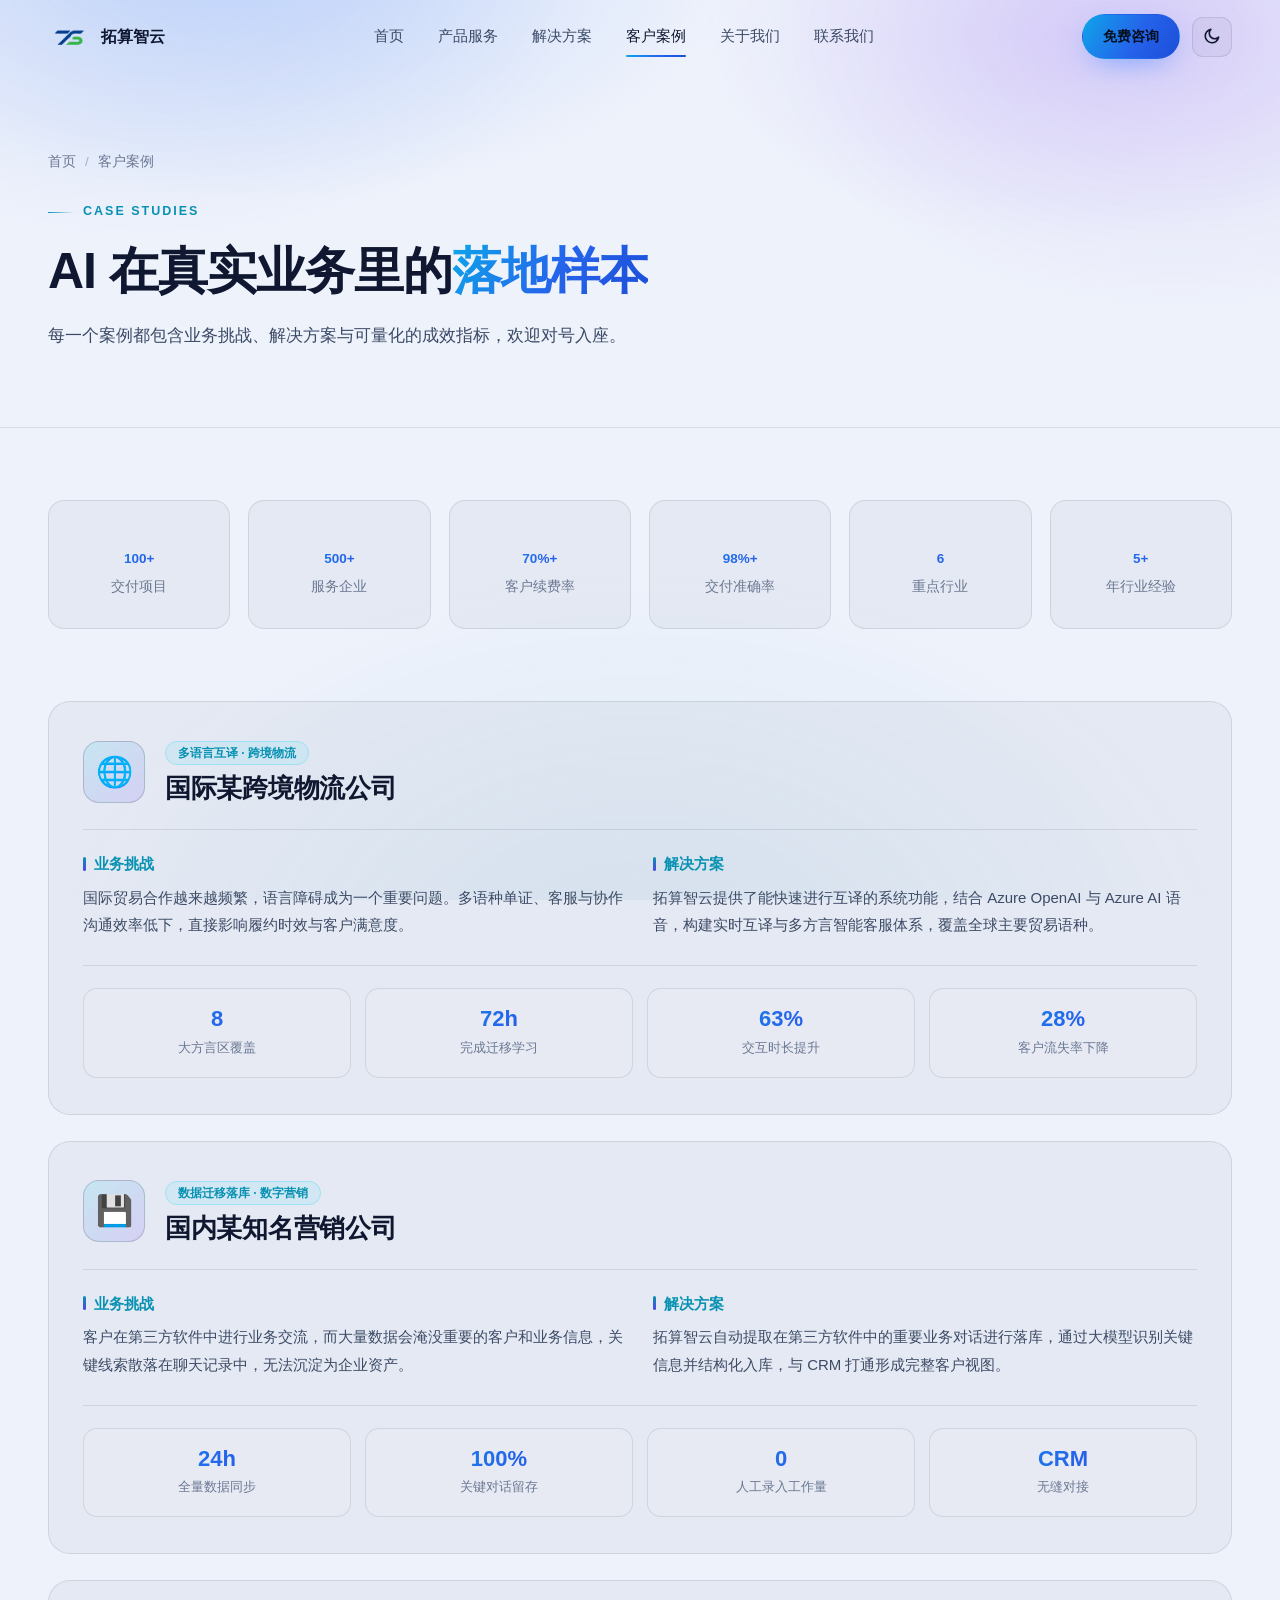
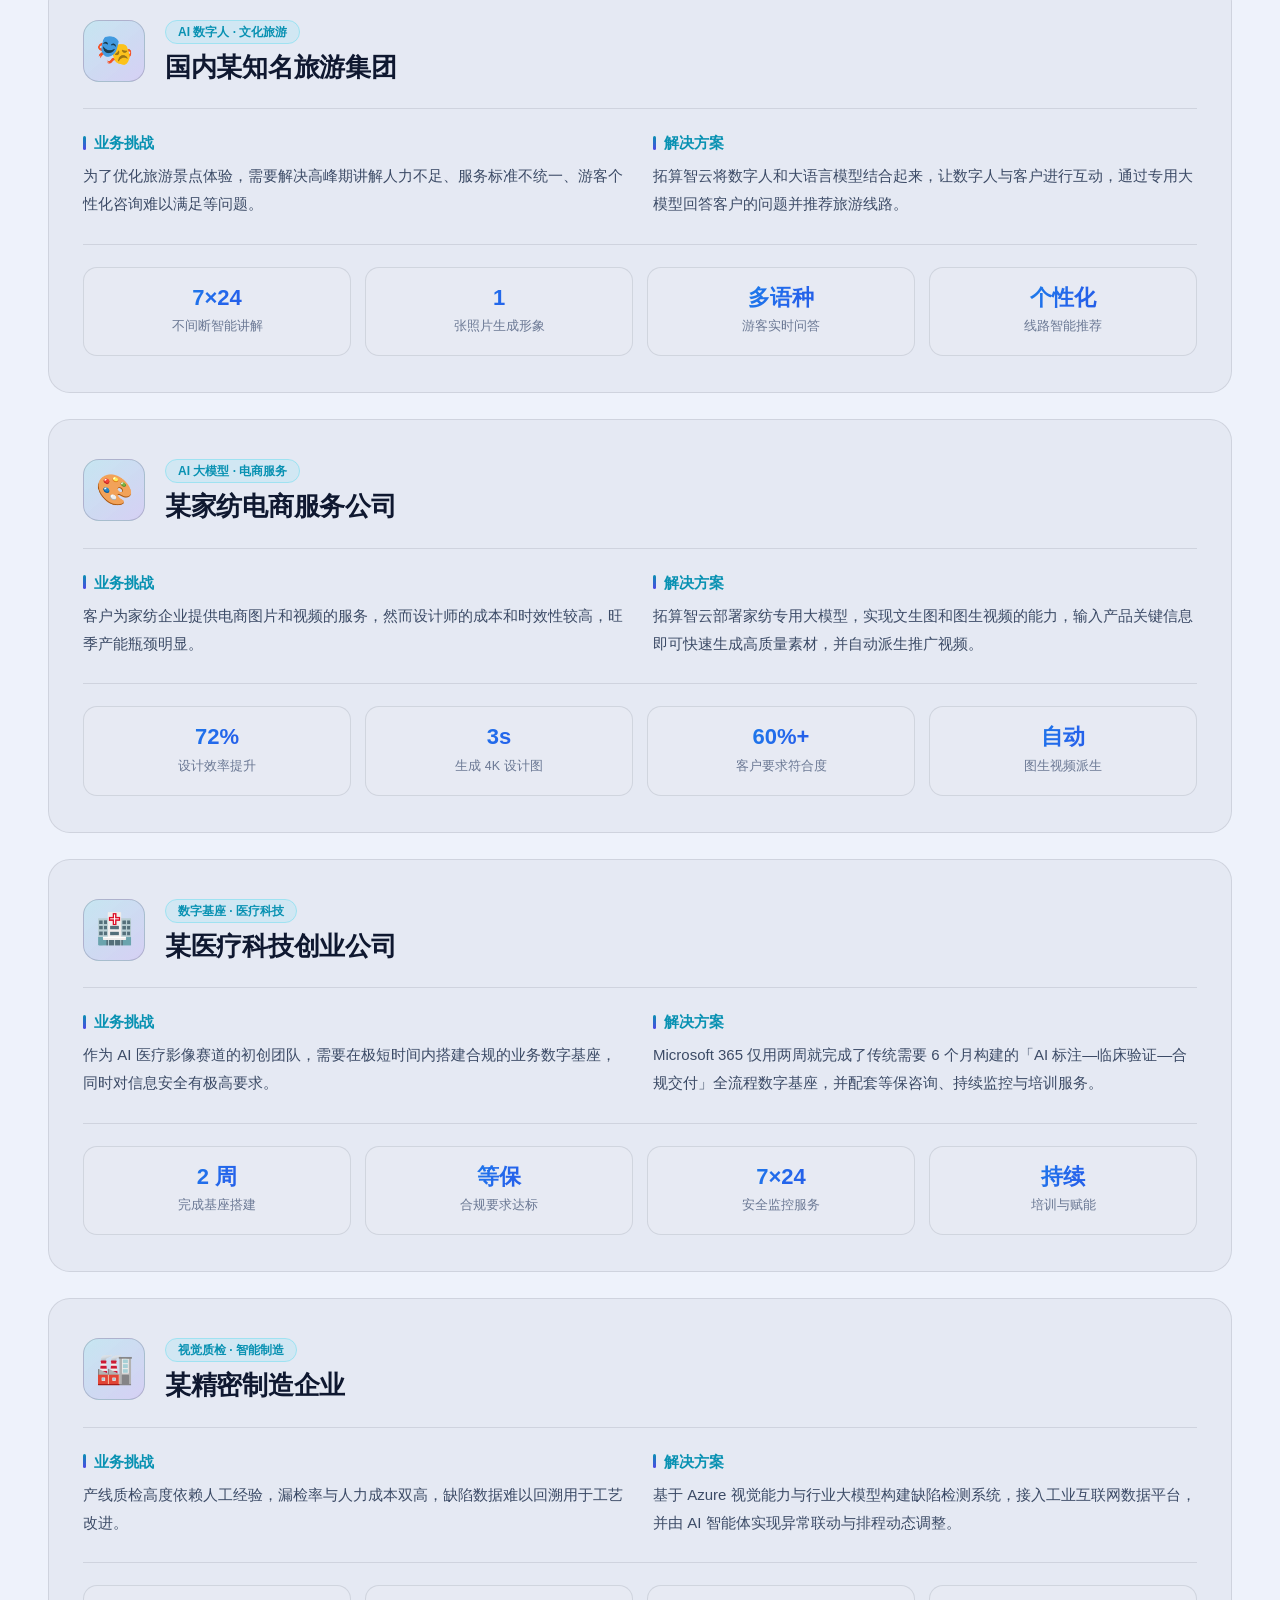
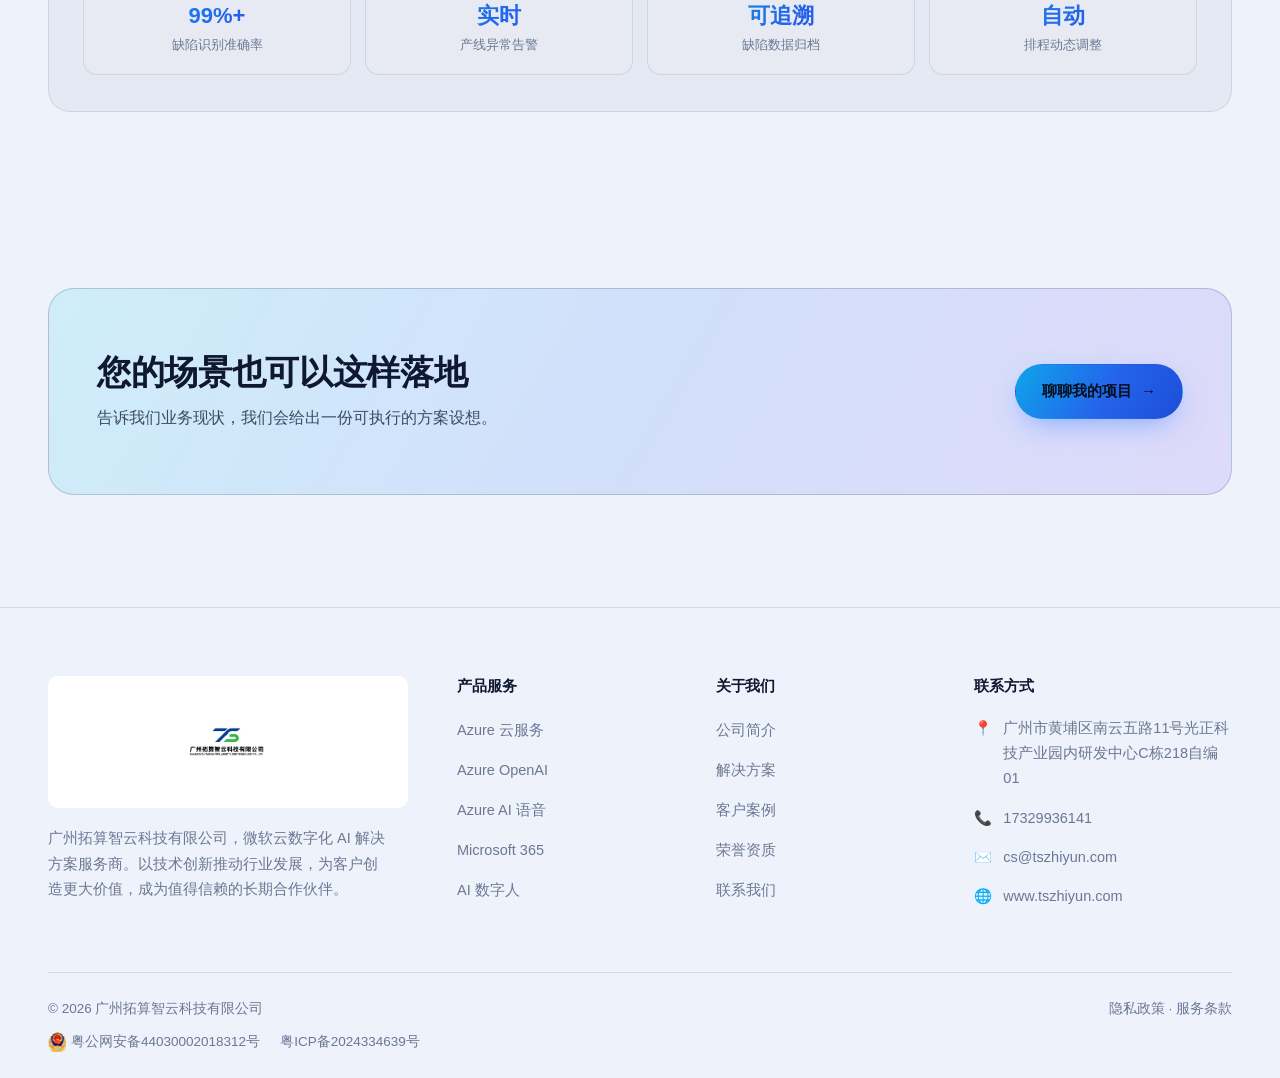
<file: cases.html>
<!DOCTYPE html>
<html lang="zh-CN">
<head>
<meta charset="UTF-8">
<meta name="viewport" content="width=device-width, initial-scale=1">
<title>客户案例 — 广州拓算智云科技有限公司</title>
<meta name="description" content="拓算智云客户案例：跨境物流多语言互译、营销数据迁移落库、文旅 AI 数字人、电商 AI 大模型、医疗数字基座、制造视觉质检。">
<meta name="keywords" content="客户案例,AI落地案例,多语言互译,AI数字人,AI大模型,数字基座">
<link rel="stylesheet" href="assets/css/style.css">
<link rel="icon" type="image/png" href="assets/images/tuosuan-mark.png">
<script src="assets/js/theme-init.js"></script>
</head>
<body>

<!-- ============ 导航 ============ -->
<header class="nav">
  <div class="nav__inner">
    <a class="brand" href="index.html">
      <img class="brand__logo" src="assets/images/tuosuan-mark.png" alt="拓算智云 Logo">
      <span class="brand__text">
        <span class="brand__name">拓算智云</span>
      </span>
    </a>

    <nav class="nav__menu">
      <a class="nav__link" href="index.html">首页</a>
      <a class="nav__link" href="products.html">产品服务</a>
      <a class="nav__link" href="solutions.html">解决方案</a>
      <a class="nav__link" href="cases.html">客户案例</a>
      <a class="nav__link" href="about.html">关于我们</a>
      <a class="nav__link" href="contact.html">联系我们</a>
    </nav>

    <div class="nav__actions">
      <a class="btn btn--primary btn--sm" href="contact.html">免费咨询</a>
      <button class="theme-toggle" type="button" aria-label="切换主题" aria-pressed="false">
        <svg class="theme-toggle__sun" viewBox="0 0 24 24" fill="none" stroke="currentColor" stroke-width="2" stroke-linecap="round" stroke-linejoin="round" aria-hidden="true">
          <circle cx="12" cy="12" r="4.2"></circle>
          <path d="M12 2.5v2.4M12 19.1v2.4M4.6 4.6l1.7 1.7M17.7 17.7l1.7 1.7M2.5 12h2.4M19.1 12h2.4M4.6 19.4l1.7-1.7M17.7 6.3l1.7-1.7"></path>
        </svg>
        <svg class="theme-toggle__moon" viewBox="0 0 24 24" fill="none" stroke="currentColor" stroke-width="2" stroke-linecap="round" stroke-linejoin="round" aria-hidden="true">
          <path d="M21 12.8A8.5 8.5 0 1 1 11.2 3a6.6 6.6 0 0 0 9.8 9.8z"></path>
        </svg>
      </button>
      <button class="nav__burger" type="button" aria-label="打开菜单" aria-expanded="false">
        <span></span><span></span><span></span>
      </button>
    </div>
  </div>
</header>

<!-- ============ 页头 ============ -->
<section class="page-head">
  <div class="wrap">
    <div class="page-head__inner">
      <nav class="crumbs">
        <a href="index.html">首页</a>
        <span class="sep">/</span>
        <span>客户案例</span>
      </nav>
      <span class="eyebrow">Case Studies</span>
      <h1>AI 在真实业务里的<span class="grad-text">落地样本</span></h1>
      <p>
        每一个案例都包含业务挑战、解决方案与可量化的成效指标，欢迎对号入座。
      </p>
    </div>
  </div>
</section>

<!-- ============ 数据概览 ============ -->
<section class="section section--tight">
  <div class="wrap">
    <div class="stats reveal">
      <div class="stat">
        <b><span data-count="100" data-suffix="+">100+</span></b>
        <span>交付项目</span>
      </div>
      <div class="stat">
        <b><span data-count="500" data-suffix="+">500+</span></b>
        <span>服务企业</span>
      </div>
      <div class="stat">
        <b><span data-count="70" data-suffix="%+">70%+</span></b>
        <span>客户续费率</span>
      </div>
      <div class="stat">
        <b><span data-count="98" data-suffix="%+">98%+</span></b>
        <span>交付准确率</span>
      </div>
      <div class="stat">
        <b><span data-count="6">6</span></b>
        <span>重点行业</span>
      </div>
      <div class="stat">
        <b><span data-count="5" data-suffix="+">5+</span></b>
        <span>年行业经验</span>
      </div>
    </div>
  </div>
</section>

<!-- ============ 案例详情 ============ -->
<section class="section" style="padding-top:0">
  <div class="wrap">

    <!-- 案例 1 -->
    <article class="case-detail reveal">
      <div class="case-detail__head">
        <span class="case-detail__ico">🌐</span>
        <div>
          <span class="case__tag">多语言互译 · 跨境物流</span>
          <h2>国际某跨境物流公司</h2>
        </div>
      </div>

      <div class="case-detail__grid">
        <div class="case-detail__block">
          <h4>业务挑战</h4>
          <p>国际贸易合作越来越频繁，语言障碍成为一个重要问题。多语种单证、客服与协作沟通效率低下，直接影响履约时效与客户满意度。</p>
        </div>
        <div class="case-detail__block">
          <h4>解决方案</h4>
          <p>拓算智云提供了能快速进行互译的系统功能，结合 Azure OpenAI 与 Azure AI 语音，构建实时互译与多方言智能客服体系，覆盖全球主要贸易语种。</p>
        </div>
      </div>

      <div class="case-detail__kpis">
        <div class="case-detail__kpi"><b>8</b><span>大方言区覆盖</span></div>
        <div class="case-detail__kpi"><b>72h</b><span>完成迁移学习</span></div>
        <div class="case-detail__kpi"><b>63%</b><span>交互时长提升</span></div>
        <div class="case-detail__kpi"><b>28%</b><span>客户流失率下降</span></div>
      </div>
    </article>

    <!-- 案例 2 -->
    <article class="case-detail reveal">
      <div class="case-detail__head">
        <span class="case-detail__ico">💾</span>
        <div>
          <span class="case__tag">数据迁移落库 · 数字营销</span>
          <h2>国内某知名营销公司</h2>
        </div>
      </div>

      <div class="case-detail__grid">
        <div class="case-detail__block">
          <h4>业务挑战</h4>
          <p>客户在第三方软件中进行业务交流，而大量数据会淹没重要的客户和业务信息，关键线索散落在聊天记录中，无法沉淀为企业资产。</p>
        </div>
        <div class="case-detail__block">
          <h4>解决方案</h4>
          <p>拓算智云自动提取在第三方软件中的重要业务对话进行落库，通过大模型识别关键信息并结构化入库，与 CRM 打通形成完整客户视图。</p>
        </div>
      </div>

      <div class="case-detail__kpis">
        <div class="case-detail__kpi"><b>24h</b><span>全量数据同步</span></div>
        <div class="case-detail__kpi"><b>100%</b><span>关键对话留存</span></div>
        <div class="case-detail__kpi"><b>0</b><span>人工录入工作量</span></div>
        <div class="case-detail__kpi"><b>CRM</b><span>无缝对接</span></div>
      </div>
    </article>

    <!-- 案例 3 -->
    <article class="case-detail reveal">
      <div class="case-detail__head">
        <span class="case-detail__ico">🎭</span>
        <div>
          <span class="case__tag">AI 数字人 · 文化旅游</span>
          <h2>国内某知名旅游集团</h2>
        </div>
      </div>

      <div class="case-detail__grid">
        <div class="case-detail__block">
          <h4>业务挑战</h4>
          <p>为了优化旅游景点体验，需要解决高峰期讲解人力不足、服务标准不统一、游客个性化咨询难以满足等问题。</p>
        </div>
        <div class="case-detail__block">
          <h4>解决方案</h4>
          <p>拓算智云将数字人和大语言模型结合起来，让数字人与客户进行互动，通过专用大模型回答客户的问题并推荐旅游线路。</p>
        </div>
      </div>

      <div class="case-detail__kpis">
        <div class="case-detail__kpi"><b>7×24</b><span>不间断智能讲解</span></div>
        <div class="case-detail__kpi"><b>1</b><span>张照片生成形象</span></div>
        <div class="case-detail__kpi"><b>多语种</b><span>游客实时问答</span></div>
        <div class="case-detail__kpi"><b>个性化</b><span>线路智能推荐</span></div>
      </div>
    </article>

    <!-- 案例 4 -->
    <article class="case-detail reveal">
      <div class="case-detail__head">
        <span class="case-detail__ico">🎨</span>
        <div>
          <span class="case__tag">AI 大模型 · 电商服务</span>
          <h2>某家纺电商服务公司</h2>
        </div>
      </div>

      <div class="case-detail__grid">
        <div class="case-detail__block">
          <h4>业务挑战</h4>
          <p>客户为家纺企业提供电商图片和视频的服务，然而设计师的成本和时效性较高，旺季产能瓶颈明显。</p>
        </div>
        <div class="case-detail__block">
          <h4>解决方案</h4>
          <p>拓算智云部署家纺专用大模型，实现文生图和图生视频的能力，输入产品关键信息即可快速生成高质量素材，并自动派生推广视频。</p>
        </div>
      </div>

      <div class="case-detail__kpis">
        <div class="case-detail__kpi"><b>72%</b><span>设计效率提升</span></div>
        <div class="case-detail__kpi"><b>3s</b><span>生成 4K 设计图</span></div>
        <div class="case-detail__kpi"><b>60%+</b><span>客户要求符合度</span></div>
        <div class="case-detail__kpi"><b>自动</b><span>图生视频派生</span></div>
      </div>
    </article>

    <!-- 案例 5 -->
    <article class="case-detail reveal">
      <div class="case-detail__head">
        <span class="case-detail__ico">🏥</span>
        <div>
          <span class="case__tag">数字基座 · 医疗科技</span>
          <h2>某医疗科技创业公司</h2>
        </div>
      </div>

      <div class="case-detail__grid">
        <div class="case-detail__block">
          <h4>业务挑战</h4>
          <p>作为 AI 医疗影像赛道的初创团队，需要在极短时间内搭建合规的业务数字基座，同时对信息安全有极高要求。</p>
        </div>
        <div class="case-detail__block">
          <h4>解决方案</h4>
          <p>Microsoft 365 仅用两周就完成了传统需要 6 个月构建的「AI 标注—临床验证—合规交付」全流程数字基座，并配套等保咨询、持续监控与培训服务。</p>
        </div>
      </div>

      <div class="case-detail__kpis">
        <div class="case-detail__kpi"><b>2 周</b><span>完成基座搭建</span></div>
        <div class="case-detail__kpi"><b>等保</b><span>合规要求达标</span></div>
        <div class="case-detail__kpi"><b>7×24</b><span>安全监控服务</span></div>
        <div class="case-detail__kpi"><b>持续</b><span>培训与赋能</span></div>
      </div>
    </article>

    <!-- 案例 6 -->
    <article class="case-detail reveal">
      <div class="case-detail__head">
        <span class="case-detail__ico">🏭</span>
        <div>
          <span class="case__tag">视觉质检 · 智能制造</span>
          <h2>某精密制造企业</h2>
        </div>
      </div>

      <div class="case-detail__grid">
        <div class="case-detail__block">
          <h4>业务挑战</h4>
          <p>产线质检高度依赖人工经验，漏检率与人力成本双高，缺陷数据难以回溯用于工艺改进。</p>
        </div>
        <div class="case-detail__block">
          <h4>解决方案</h4>
          <p>基于 Azure 视觉能力与行业大模型构建缺陷检测系统，接入工业互联网数据平台，并由 AI 智能体实现异常联动与排程动态调整。</p>
        </div>
      </div>

      <div class="case-detail__kpis">
        <div class="case-detail__kpi"><b>99%+</b><span>缺陷识别准确率</span></div>
        <div class="case-detail__kpi"><b>实时</b><span>产线异常告警</span></div>
        <div class="case-detail__kpi"><b>可追溯</b><span>缺陷数据归档</span></div>
        <div class="case-detail__kpi"><b>自动</b><span>排程动态调整</span></div>
      </div>
    </article>

  </div>
</section>

<!-- ============ CTA ============ -->
<section class="section section--tight">
  <div class="wrap">
    <div class="cta-bar reveal">
      <div>
        <h2>您的场景也可以这样落地</h2>
        <p>告诉我们业务现状，我们会给出一份可执行的方案设想。</p>
      </div>
      <a class="btn btn--primary" href="contact.html">
        聊聊我的项目 <span class="arrow">→</span>
      </a>
    </div>
  </div>
</section>

<!-- ============ 页脚 ============ -->
<footer class="footer">
  <div class="wrap">
    <div class="footer__grid">
      <div class="footer__about">
        <a class="brand" href="index.html">
          <img class="brand__logo" src="assets/images/tuosuan-logo-full.png" alt="广州拓算智云科技有限公司 Logo">
          <span class="brand__text">
            <span class="brand__name">拓算智云</span>
          </span>
        </a>
        <p>
          广州拓算智云科技有限公司，微软云数字化 AI 解决方案服务商。以技术创新推动行业发展，为客户创造更大价值，成为值得信赖的长期合作伙伴。
        </p>
      </div>

      <div>
        <h4>产品服务</h4>
        <ul class="footer__links">
          <li><a href="products.html">Azure 云服务</a></li>
          <li><a href="products.html">Azure OpenAI</a></li>
          <li><a href="products.html">Azure AI 语音</a></li>
          <li><a href="products.html">Microsoft 365</a></li>
          <li><a href="products.html">AI 数字人</a></li>
        </ul>
      </div>

      <div>
        <h4>关于我们</h4>
        <ul class="footer__links">
          <li><a href="about.html">公司简介</a></li>
          <li><a href="solutions.html">解决方案</a></li>
          <li><a href="cases.html">客户案例</a></li>
          <li><a href="about.html#certs">荣誉资质</a></li>
          <li><a href="contact.html">联系我们</a></li>
        </ul>
      </div>

      <div>
        <h4>联系方式</h4>
        <ul class="footer__contact">
          <li><i>📍</i><span>广州市黄埔区南云五路11号光正科技产业园内研发中心C栋218自编01</span></li>
          <li><i>📞</i><span>17329936141</span></li>
          <li><i>✉️</i><a href="mailto:cs@tszhiyun.com">cs@tszhiyun.com</a></li>
      <li><i>🌐</i><span>www.tszhiyun.com</span></li>
      </div>
    </div>

    <div class="footer__bottom">
      <div class="footer__legal">
        <span>© 2026 广州拓算智云科技有限公司</span>
        <div class="footer__filings">
          <a class="footer__filing" href="https://beian.mps.gov.cn/#/query/webSearch?code=44030002018312" rel="noopener noreferrer" target="_blank">
            <img src="assets/images/public-security-filing.png" alt="" width="18" height="20">
            <span>粤公网安备44030002018312号</span>
          </a>
          <a class="footer__filing" href="https://beian.miit.gov.cn/" rel="noopener noreferrer" target="_blank">粤ICP备2024334639号</a>
        </div>
      </div>
      <span>
        <a href="index.html">隐私政策</a> ·
        <a href="index.html">服务条款</a>
      </span>
    </div>
  </div>
</footer>

<button class="to-top" type="button" aria-label="返回顶部">↑</button>

<script src="assets/js/main.js"></script>
</body>
</html>
</file>
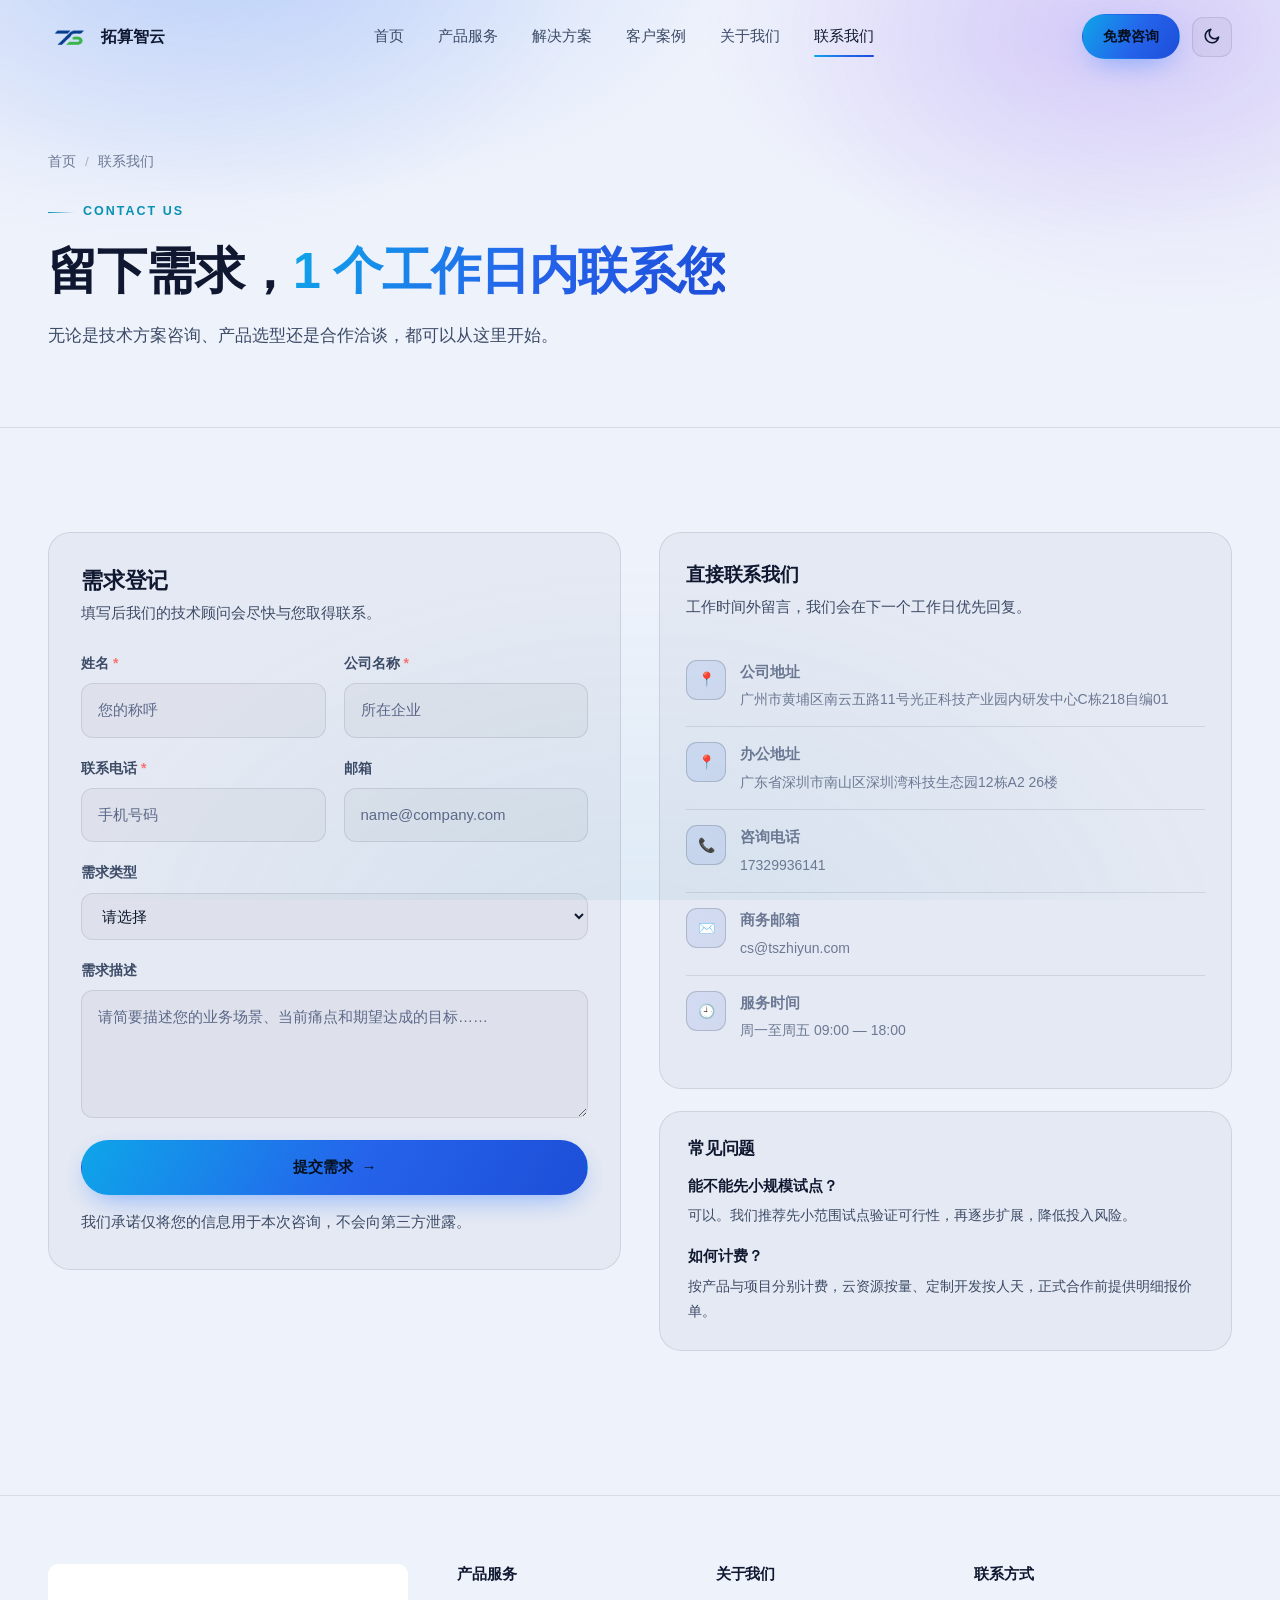
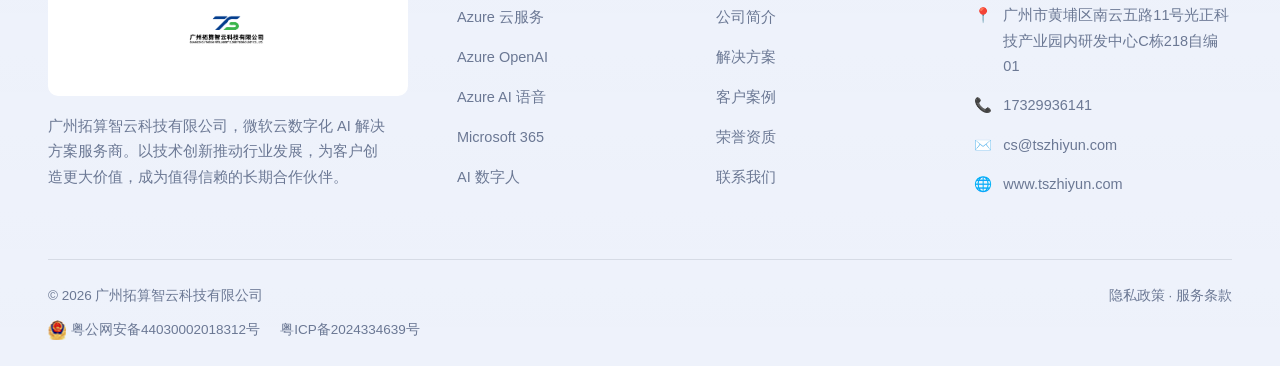
<file: contact.html>
<!DOCTYPE html>
<html lang="zh-CN">
<head>
<meta charset="UTF-8">
<meta name="viewport" content="width=device-width, initial-scale=1">
<title>联系我们 — 广州拓算智云科技有限公司</title>
<meta name="description" content="联系广州拓算智云科技有限公司，获取 Azure、Azure OpenAI 与 AI 解决方案的免费咨询与服务报价。">
<meta name="keywords" content="联系我们,免费咨询,AI方案报价,联系方式">
<link rel="stylesheet" href="assets/css/style.css">
<link rel="icon" type="image/png" href="assets/images/tuosuan-mark.png">
<script src="assets/js/theme-init.js"></script>
</head>
<body>

<!-- ============ 导航 ============ -->
<header class="nav">
  <div class="nav__inner">
    <a class="brand" href="index.html">
      <img class="brand__logo" src="assets/images/tuosuan-mark.png" alt="拓算智云 Logo">
      <span class="brand__text">
        <span class="brand__name">拓算智云</span>
      </span>
    </a>

    <nav class="nav__menu">
      <a class="nav__link" href="index.html">首页</a>
      <a class="nav__link" href="products.html">产品服务</a>
      <a class="nav__link" href="solutions.html">解决方案</a>
      <a class="nav__link" href="cases.html">客户案例</a>
      <a class="nav__link" href="about.html">关于我们</a>
      <a class="nav__link" href="contact.html">联系我们</a>
    </nav>

    <div class="nav__actions">
      <a class="btn btn--primary btn--sm" href="contact.html">免费咨询</a>
      <button class="theme-toggle" type="button" aria-label="切换主题" aria-pressed="false">
        <svg class="theme-toggle__sun" viewBox="0 0 24 24" fill="none" stroke="currentColor" stroke-width="2" stroke-linecap="round" stroke-linejoin="round" aria-hidden="true">
          <circle cx="12" cy="12" r="4.2"></circle>
          <path d="M12 2.5v2.4M12 19.1v2.4M4.6 4.6l1.7 1.7M17.7 17.7l1.7 1.7M2.5 12h2.4M19.1 12h2.4M4.6 19.4l1.7-1.7M17.7 6.3l1.7-1.7"></path>
        </svg>
        <svg class="theme-toggle__moon" viewBox="0 0 24 24" fill="none" stroke="currentColor" stroke-width="2" stroke-linecap="round" stroke-linejoin="round" aria-hidden="true">
          <path d="M21 12.8A8.5 8.5 0 1 1 11.2 3a6.6 6.6 0 0 0 9.8 9.8z"></path>
        </svg>
      </button>
      <button class="nav__burger" type="button" aria-label="打开菜单" aria-expanded="false">
        <span></span><span></span><span></span>
      </button>
    </div>
  </div>
</header>

<!-- ============ 页头 ============ -->
<section class="page-head">
  <div class="wrap">
    <div class="page-head__inner">
      <nav class="crumbs">
        <a href="index.html">首页</a>
        <span class="sep">/</span>
        <span>联系我们</span>
      </nav>
      <span class="eyebrow">Contact Us</span>
      <h1>留下需求，<span class="grad-text">1 个工作日内联系您</span></h1>
      <p>
        无论是技术方案咨询、产品选型还是合作洽谈，都可以从这里开始。
      </p>
    </div>
  </div>
</section>

<!-- ============ 联系区 ============ -->
<section class="section">
  <div class="wrap">
    <div class="grid grid-2" style="gap:38px;align-items:start;">

      <!-- 表单 -->
      <div class="reveal">
        <form id="contact-form" class="card" style="padding:34px 32px;" novalidate>
          <h3 style="margin-bottom:6px;font-size:22px;">需求登记</h3>
          <p style="color:var(--text-2);font-size:14.5px;margin-bottom:24px;">
            填写后我们的技术顾问会尽快与您取得联系。
          </p>

          <div class="form-grid">
            <div class="field">
              <label>姓名 <i>*</i></label>
              <input type="text" name="name" placeholder="您的称呼" required>
            </div>
            <div class="field">
              <label>公司名称 <i>*</i></label>
              <input type="text" name="company" placeholder="所在企业" required>
            </div>
            <div class="field">
              <label>联系电话 <i>*</i></label>
              <input type="tel" name="phone" placeholder="手机号码" required>
            </div>
            <div class="field">
              <label>邮箱</label>
              <input type="email" name="email" placeholder="name@company.com">
            </div>
            <div class="field field--full">
              <label>需求类型</label>
              <select name="type">
                <option value="">请选择</option>
                <option>Azure 云资源 / 上云迁移</option>
                <option>Azure OpenAI 接入</option>
                <option>Azure AI 语音</option>
                <option>Microsoft 365</option>
                <option>AI 数字人 / 大模型</option>
                <option>行业解决方案</option>
                <option>其他 / 综合咨询</option>
              </select>
            </div>
            <div class="field field--full">
              <label>需求描述</label>
              <textarea name="message" placeholder="请简要描述您的业务场景、当前痛点和期望达成的目标……"></textarea>
            </div>
          </div>

          <button class="btn btn--primary" type="submit" style="width:100%;margin-top:22px;">
            提交需求 <span class="arrow">→</span>
          </button>
          <p class="form-note">我们承诺仅将您的信息用于本次咨询，不会向第三方泄露。</p>

          <div class="form-ok">✓ 已收到您的需求！我们的顾问会在 1 个工作日内与您联系。</div>
        </form>
      </div>

      <!-- 联系方式 -->
      <div class="reveal" data-delay="120">
        <div class="info-card" style="margin-bottom:22px;">
          <h3>直接联系我们</h3>
          <p>工作时间外留言，我们会在下一个工作日优先回复。</p>

          <ul class="info-list">
            <li>
              <span class="info-list__ico">📍</span>
              <span>
                <b>公司地址</b>
                广州市黄埔区南云五路11号光正科技产业园内研发中心C栋218自编01
              </span>
            </li>
            <li>
              <span class="info-list__ico">📍</span>
              <span>
                <b>办公地址</b>
                广东省深圳市南山区深圳湾科技生态园12栋A2 26楼
              </span>
            </li>
            <li>
              <span class="info-list__ico">📞</span>
              <span>
                <b>咨询电话</b>
                17329936141
              </span>
            </li>
            <li>
              <span class="info-list__ico">✉️</span>
              <span>
                <b>商务邮箱</b>
                <a href="mailto:cs@tszhiyun.com">cs@tszhiyun.com</a>
              </span>
            </li>
            <li>
              <span class="info-list__ico">🕘</span>
              <span>
                <b>服务时间</b>
                周一至周五 09:00 — 18:00
              </span>
            </li>
          </ul>
        </div>

        <div class="card" style="padding:26px 28px;">
          <h3 style="font-size:17px;margin-bottom:14px;">常见问题</h3>

          <div style="margin-bottom:16px;">
            <p style="color:var(--text);font-weight:600;font-size:14.5px;margin-bottom:4px;">能不能先小规模试点？</p>
            <p style="color:var(--text-2);font-size:14px;">可以。我们推荐先小范围试点验证可行性，再逐步扩展，降低投入风险。</p>
          </div>
          <div>
            <p style="color:var(--text);font-weight:600;font-size:14.5px;margin-bottom:4px;">如何计费？</p>
            <p style="color:var(--text-2);font-size:14px;">按产品与项目分别计费，云资源按量、定制开发按人天，正式合作前提供明细报价单。</p>
          </div>
        </div>
      </div>

    </div>
  </div>
</section>

<!-- ============ 页脚 ============ -->
<footer class="footer">
  <div class="wrap">
    <div class="footer__grid">
      <div class="footer__about">
        <a class="brand" href="index.html">
          <img class="brand__logo" src="assets/images/tuosuan-logo-full.png" alt="广州拓算智云科技有限公司 Logo">
          <span class="brand__text">
            <span class="brand__name">拓算智云</span>
          </span>
        </a>
        <p>
          广州拓算智云科技有限公司，微软云数字化 AI 解决方案服务商。以技术创新推动行业发展，为客户创造更大价值，成为值得信赖的长期合作伙伴。
        </p>
      </div>

      <div>
        <h4>产品服务</h4>
        <ul class="footer__links">
          <li><a href="products.html">Azure 云服务</a></li>
          <li><a href="products.html">Azure OpenAI</a></li>
          <li><a href="products.html">Azure AI 语音</a></li>
          <li><a href="products.html">Microsoft 365</a></li>
          <li><a href="products.html">AI 数字人</a></li>
        </ul>
      </div>

      <div>
        <h4>关于我们</h4>
        <ul class="footer__links">
          <li><a href="about.html">公司简介</a></li>
          <li><a href="solutions.html">解决方案</a></li>
          <li><a href="cases.html">客户案例</a></li>
          <li><a href="about.html#certs">荣誉资质</a></li>
          <li><a href="contact.html">联系我们</a></li>
        </ul>
      </div>

      <div>
        <h4>联系方式</h4>
        <ul class="footer__contact">
          <li><i>📍</i><span>广州市黄埔区南云五路11号光正科技产业园内研发中心C栋218自编01</span></li>
          <li><i>📞</i><span>17329936141</span></li>
          <li><i>✉️</i><a href="mailto:cs@tszhiyun.com">cs@tszhiyun.com</a></li>
      <li><i>🌐</i><span>www.tszhiyun.com</span></li>
      </div>
    </div>

    <div class="footer__bottom">
      <div class="footer__legal">
        <span>© 2026 广州拓算智云科技有限公司</span>
        <div class="footer__filings">
          <a class="footer__filing" href="https://beian.mps.gov.cn/#/query/webSearch?code=44030002018312" rel="noopener noreferrer" target="_blank">
            <img src="assets/images/public-security-filing.png" alt="" width="18" height="20">
            <span>粤公网安备44030002018312号</span>
          </a>
          <a class="footer__filing" href="https://beian.miit.gov.cn/" rel="noopener noreferrer" target="_blank">粤ICP备2024334639号</a>
        </div>
      </div>
      <span>
        <a href="index.html">隐私政策</a> ·
        <a href="index.html">服务条款</a>
      </span>
    </div>
  </div>
</footer>

<button class="to-top" type="button" aria-label="返回顶部">↑</button>

<script src="assets/js/main.js"></script>
</body>
</html>
</file>
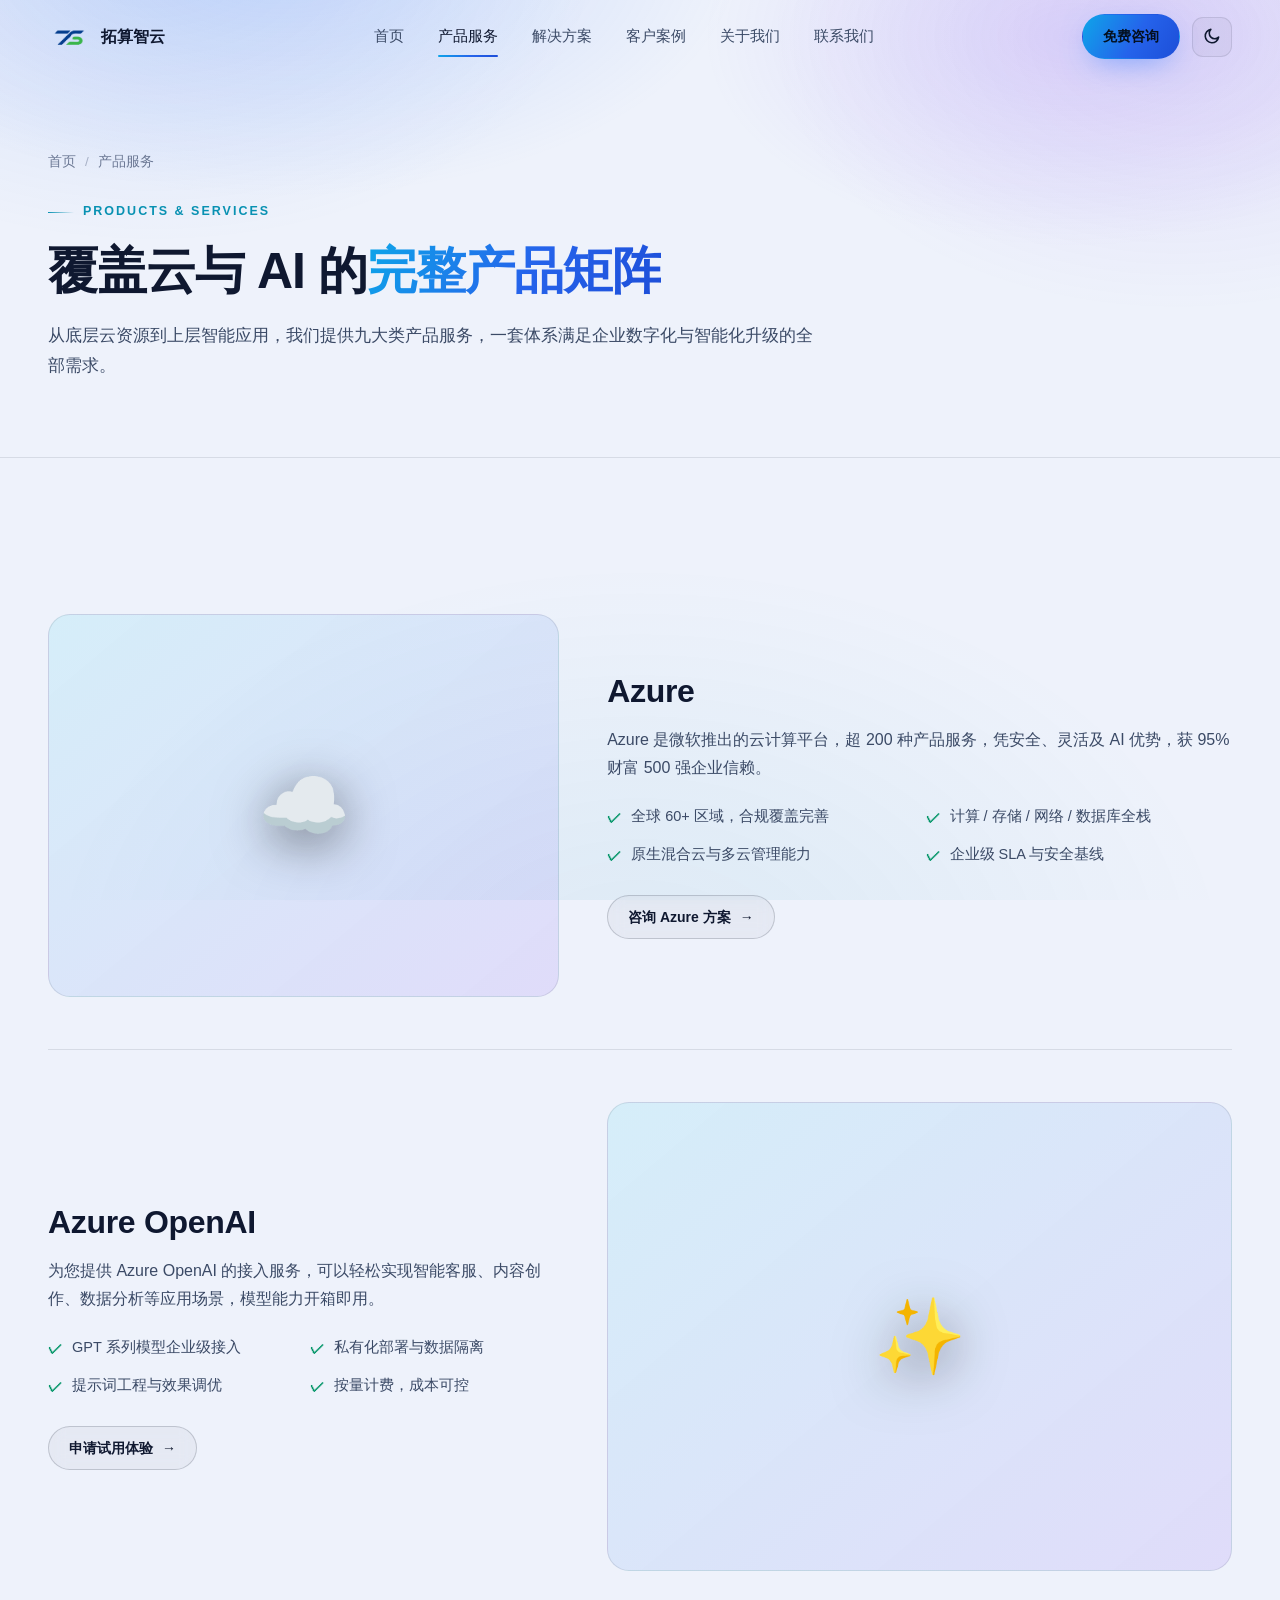
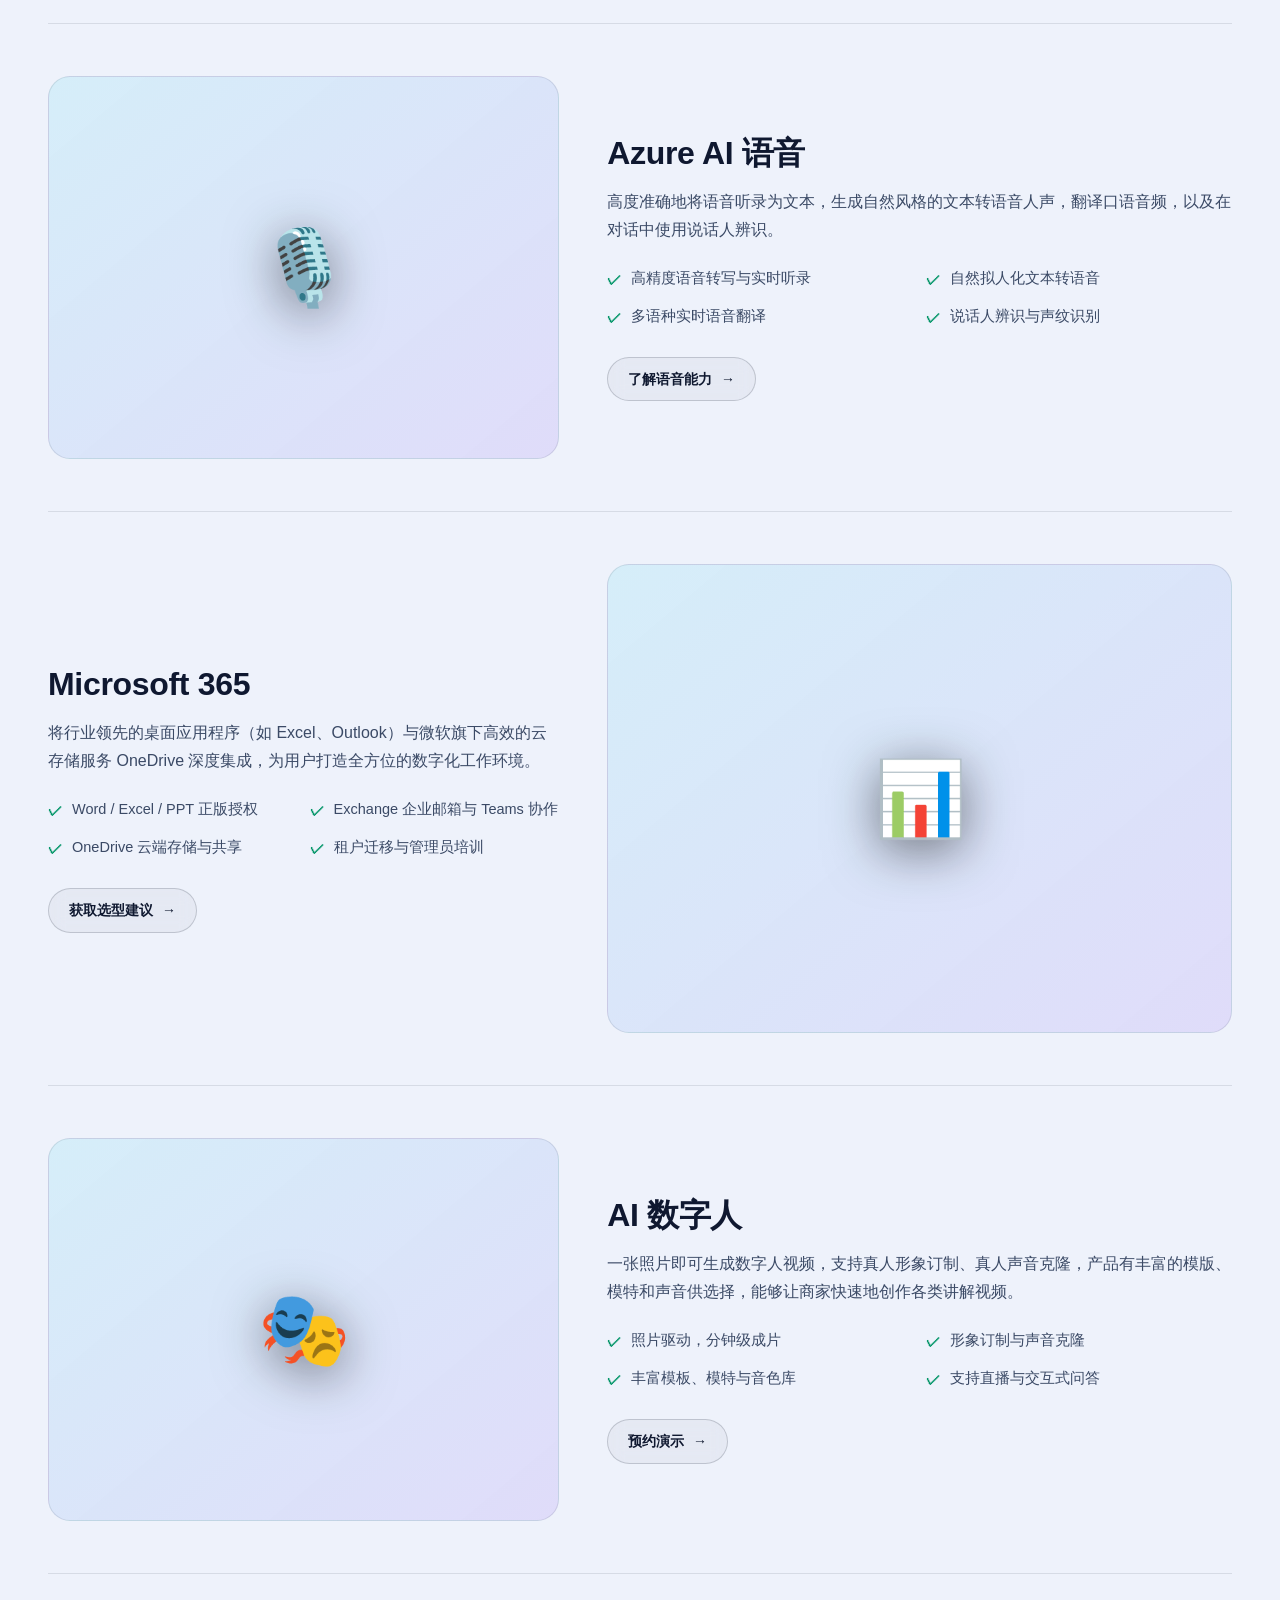
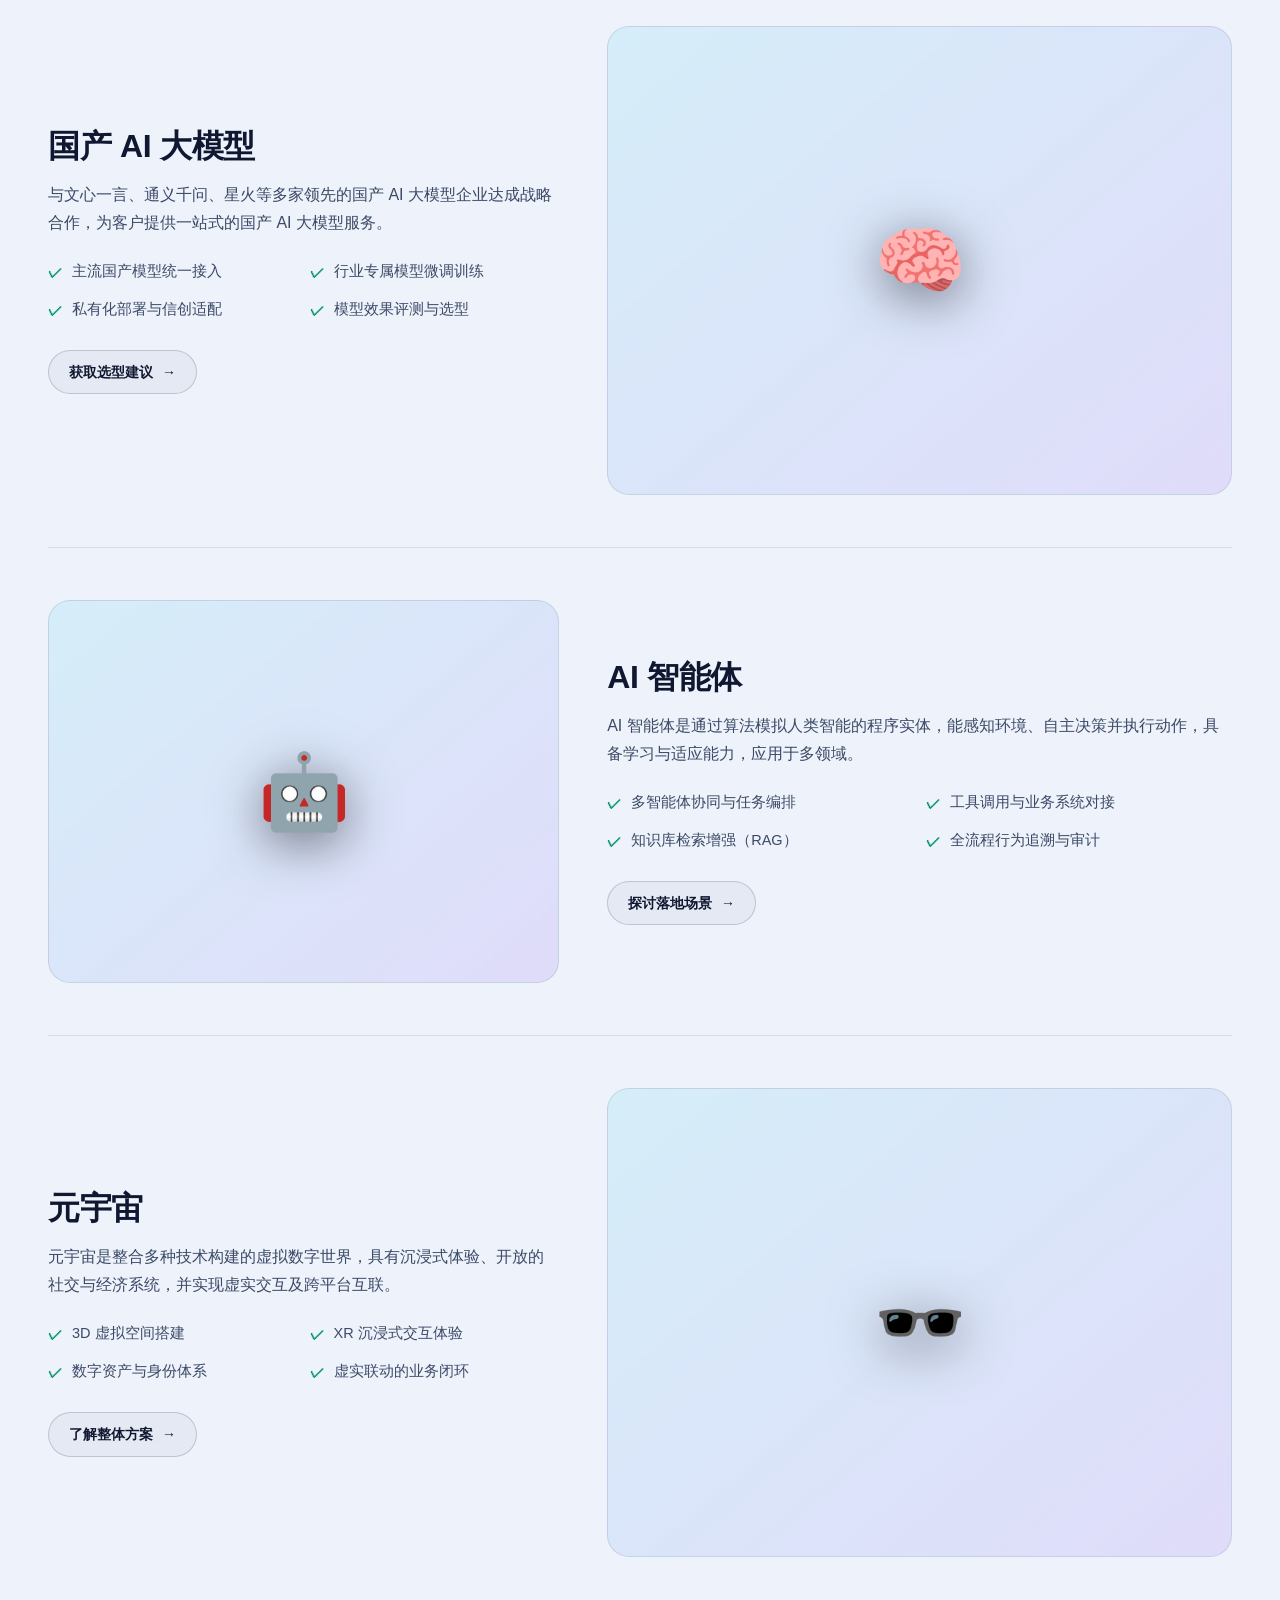
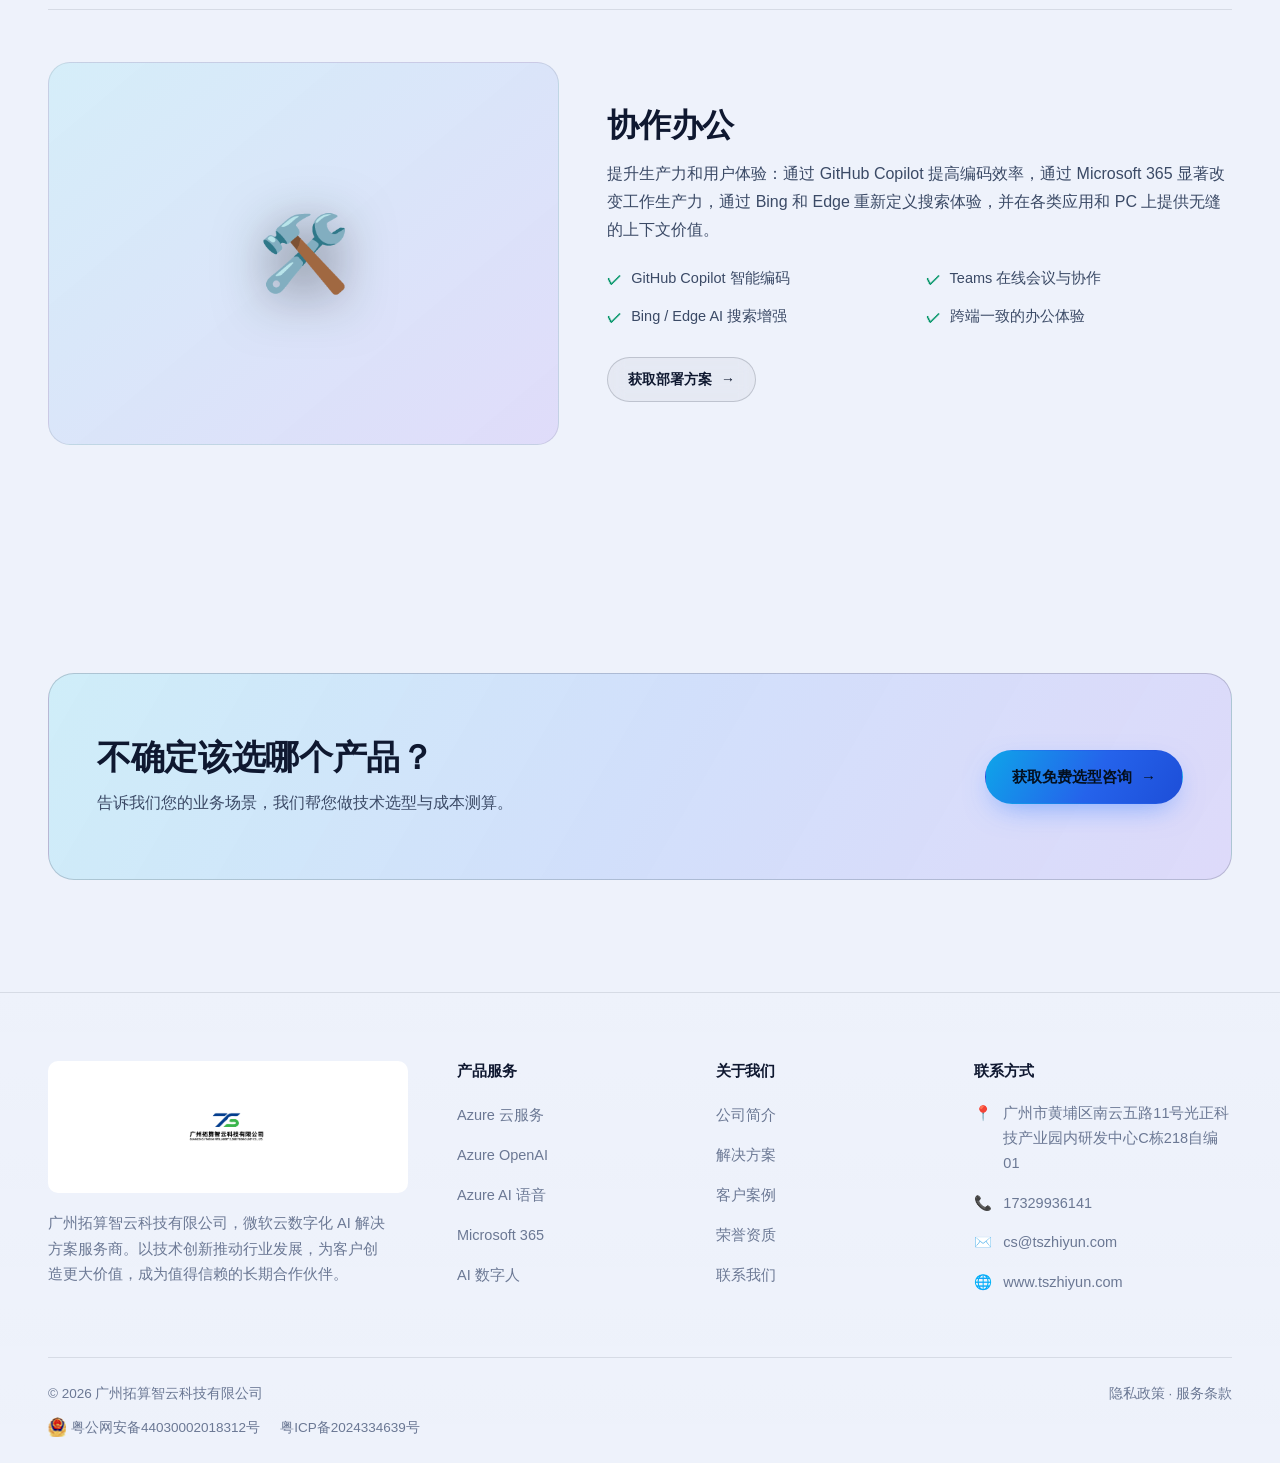
<file: products.html>
<!DOCTYPE html>
<html lang="zh-CN">
<head>
<meta charset="UTF-8">
<meta name="viewport" content="width=device-width, initial-scale=1">
<title>产品服务 — 广州拓算智云科技有限公司</title>
<meta name="description" content="拓算智云提供 Azure、Azure OpenAI、Azure AI 语音、Microsoft 365、AI 数字人、国产 AI 大模型、AI 智能体、元宇宙与协作办公等全栈产品服务。">
<meta name="keywords" content="Azure,Azure OpenAI,Azure AI语音,Microsoft 365,AI数字人,国产大模型,AI智能体,元宇宙">
<link rel="stylesheet" href="assets/css/style.css">
<link rel="icon" type="image/png" href="assets/images/tuosuan-mark.png">
<script src="assets/js/theme-init.js"></script>
</head>
<body>

<!-- ============ 导航 ============ -->
<header class="nav">
  <div class="nav__inner">
    <a class="brand" href="index.html">
      <img class="brand__logo" src="assets/images/tuosuan-mark.png" alt="拓算智云 Logo">
      <span class="brand__text">
        <span class="brand__name">拓算智云</span>
      </span>
    </a>

    <nav class="nav__menu">
      <a class="nav__link" href="index.html">首页</a>
      <a class="nav__link" href="products.html">产品服务</a>
      <a class="nav__link" href="solutions.html">解决方案</a>
      <a class="nav__link" href="cases.html">客户案例</a>
      <a class="nav__link" href="about.html">关于我们</a>
      <a class="nav__link" href="contact.html">联系我们</a>
    </nav>

    <div class="nav__actions">
      <a class="btn btn--primary btn--sm" href="contact.html">免费咨询</a>
      <button class="theme-toggle" type="button" aria-label="切换主题" aria-pressed="false">
        <svg class="theme-toggle__sun" viewBox="0 0 24 24" fill="none" stroke="currentColor" stroke-width="2" stroke-linecap="round" stroke-linejoin="round" aria-hidden="true">
          <circle cx="12" cy="12" r="4.2"></circle>
          <path d="M12 2.5v2.4M12 19.1v2.4M4.6 4.6l1.7 1.7M17.7 17.7l1.7 1.7M2.5 12h2.4M19.1 12h2.4M4.6 19.4l1.7-1.7M17.7 6.3l1.7-1.7"></path>
        </svg>
        <svg class="theme-toggle__moon" viewBox="0 0 24 24" fill="none" stroke="currentColor" stroke-width="2" stroke-linecap="round" stroke-linejoin="round" aria-hidden="true">
          <path d="M21 12.8A8.5 8.5 0 1 1 11.2 3a6.6 6.6 0 0 0 9.8 9.8z"></path>
        </svg>
      </button>
      <button class="nav__burger" type="button" aria-label="打开菜单" aria-expanded="false">
        <span></span><span></span><span></span>
      </button>
    </div>
  </div>
</header>

<!-- ============ 页头 ============ -->
<section class="page-head">
  <div class="wrap">
    <div class="page-head__inner">
      <nav class="crumbs">
        <a href="index.html">首页</a>
        <span class="sep">/</span>
        <span>产品服务</span>
      </nav>
      <span class="eyebrow">Products &amp; Services</span>
      <h1>覆盖云与 AI 的<span class="grad-text">完整产品矩阵</span></h1>
      <p>
        从底层云资源到上层智能应用，我们提供九大类产品服务，一套体系满足企业数字化与智能化升级的全部需求。
      </p>
    </div>
  </div>
</section>

<!-- ============ 产品列表 ============ -->
<section class="section">
  <div class="wrap">

    <!-- 1. Azure -->
    <div class="prod-row reveal">
      <div class="prod-row__visual"><span>☁️</span></div>
      <div>
        <h2>Azure</h2>
        <p class="prod-row__lead">
          Azure 是微软推出的云计算平台，超 200 种产品服务，凭安全、灵活及 AI 优势，获 95% 财富 500 强企业信赖。
        </p>
        <ul class="feat-list">
          <li>全球 60+ 区域，合规覆盖完善</li>
          <li>计算 / 存储 / 网络 / 数据库全栈</li>
          <li>原生混合云与多云管理能力</li>
          <li>企业级 SLA 与安全基线</li>
        </ul>
        <a class="btn btn--ghost btn--sm" href="contact.html">咨询 Azure 方案 <span class="arrow">→</span></a>
      </div>
    </div>

    <!-- 2. Azure OpenAI -->
    <div class="prod-row prod-row--flip reveal">
      <div class="prod-row__visual"><span>✨</span></div>
      <div>
        <h2>Azure OpenAI</h2>
        <p class="prod-row__lead">
          为您提供 Azure OpenAI 的接入服务，可以轻松实现智能客服、内容创作、数据分析等应用场景，模型能力开箱即用。
        </p>
        <ul class="feat-list">
          <li>GPT 系列模型企业级接入</li>
          <li>私有化部署与数据隔离</li>
          <li>提示词工程与效果调优</li>
          <li>按量计费，成本可控</li>
        </ul>
        <a class="btn btn--ghost btn--sm" href="contact.html">申请试用体验 <span class="arrow">→</span></a>
      </div>
    </div>

    <!-- 3. Azure AI 语音 -->
    <div class="prod-row reveal">
      <div class="prod-row__visual"><span>🎙️</span></div>
      <div>
        <h2>Azure AI 语音</h2>
        <p class="prod-row__lead">
          高度准确地将语音听录为文本，生成自然风格的文本转语音人声，翻译口语音频，以及在对话中使用说话人辨识。
        </p>
        <ul class="feat-list">
          <li>高精度语音转写与实时听录</li>
          <li>自然拟人化文本转语音</li>
          <li>多语种实时语音翻译</li>
          <li>说话人辨识与声纹识别</li>
        </ul>
        <a class="btn btn--ghost btn--sm" href="contact.html">了解语音能力 <span class="arrow">→</span></a>
      </div>
    </div>

    <!-- 4. Microsoft 365 -->
    <div class="prod-row prod-row--flip reveal">
      <div class="prod-row__visual"><span>📊</span></div>
      <div>
        <h2>Microsoft 365</h2>
        <p class="prod-row__lead">
          将行业领先的桌面应用程序（如 Excel、Outlook）与微软旗下高效的云存储服务 OneDrive 深度集成，为用户打造全方位的数字化工作环境。
        </p>
        <ul class="feat-list">
          <li>Word / Excel / PPT 正版授权</li>
          <li>Exchange 企业邮箱与 Teams 协作</li>
          <li>OneDrive 云端存储与共享</li>
          <li>租户迁移与管理员培训</li>
        </ul>
        <a class="btn btn--ghost btn--sm" href="contact.html">获取选型建议 <span class="arrow">→</span></a>
      </div>
    </div>

    <!-- 5. AI 数字人 -->
    <div class="prod-row reveal">
      <div class="prod-row__visual"><span>🎭</span></div>
      <div>
        <h2>AI 数字人</h2>
        <p class="prod-row__lead">
          一张照片即可生成数字人视频，支持真人形象订制、真人声音克隆，产品有丰富的模版、模特和声音供选择，能够让商家快速地创作各类讲解视频。
        </p>
        <ul class="feat-list">
          <li>照片驱动，分钟级成片</li>
          <li>形象订制与声音克隆</li>
          <li>丰富模板、模特与音色库</li>
          <li>支持直播与交互式问答</li>
        </ul>
        <a class="btn btn--ghost btn--sm" href="contact.html">预约演示 <span class="arrow">→</span></a>
      </div>
    </div>

    <!-- 6. 国产 AI 大模型 -->
    <div class="prod-row prod-row--flip reveal">
      <div class="prod-row__visual"><span>🧠</span></div>
      <div>
        <h2>国产 AI 大模型</h2>
        <p class="prod-row__lead">
          与文心一言、通义千问、星火等多家领先的国产 AI 大模型企业达成战略合作，为客户提供一站式的国产 AI 大模型服务。
        </p>
        <ul class="feat-list">
          <li>主流国产模型统一接入</li>
          <li>行业专属模型微调训练</li>
          <li>私有化部署与信创适配</li>
          <li>模型效果评测与选型</li>
        </ul>
        <a class="btn btn--ghost btn--sm" href="contact.html">获取选型建议 <span class="arrow">→</span></a>
      </div>
    </div>

    <!-- 7. AI 智能体 -->
    <div class="prod-row reveal">
      <div class="prod-row__visual"><span>🤖</span></div>
      <div>
        <h2>AI 智能体</h2>
        <p class="prod-row__lead">
          AI 智能体是通过算法模拟人类智能的程序实体，能感知环境、自主决策并执行动作，具备学习与适应能力，应用于多领域。
        </p>
        <ul class="feat-list">
          <li>多智能体协同与任务编排</li>
          <li>工具调用与业务系统对接</li>
          <li>知识库检索增强（RAG）</li>
          <li>全流程行为追溯与审计</li>
        </ul>
        <a class="btn btn--ghost btn--sm" href="contact.html">探讨落地场景 <span class="arrow">→</span></a>
      </div>
    </div>

    <!-- 8. 元宇宙 -->
    <div class="prod-row prod-row--flip reveal">
      <div class="prod-row__visual"><span>🕶️</span></div>
      <div>
        <h2>元宇宙</h2>
        <p class="prod-row__lead">
          元宇宙是整合多种技术构建的虚拟数字世界，具有沉浸式体验、开放的社交与经济系统，并实现虚实交互及跨平台互联。
        </p>
        <ul class="feat-list">
          <li>3D 虚拟空间搭建</li>
          <li>XR 沉浸式交互体验</li>
          <li>数字资产与身份体系</li>
          <li>虚实联动的业务闭环</li>
        </ul>
        <a class="btn btn--ghost btn--sm" href="contact.html">了解整体方案 <span class="arrow">→</span></a>
      </div>
    </div>

    <!-- 9. 协作办公 -->
    <div class="prod-row reveal">
      <div class="prod-row__visual"><span>🛠️</span></div>
      <div>
        <h2>协作办公</h2>
        <p class="prod-row__lead">
          提升生产力和用户体验：通过 GitHub Copilot 提高编码效率，通过 Microsoft 365 显著改变工作生产力，通过 Bing 和 Edge 重新定义搜索体验，并在各类应用和 PC 上提供无缝的上下文价值。
        </p>
        <ul class="feat-list">
          <li>GitHub Copilot 智能编码</li>
          <li>Teams 在线会议与协作</li>
          <li>Bing / Edge AI 搜索增强</li>
          <li>跨端一致的办公体验</li>
        </ul>
        <a class="btn btn--ghost btn--sm" href="contact.html">获取部署方案 <span class="arrow">→</span></a>
      </div>
    </div>

  </div>
</section>

<!-- ============ CTA ============ -->
<section class="section section--tight">
  <div class="wrap">
    <div class="cta-bar reveal">
      <div>
        <h2>不确定该选哪个产品？</h2>
        <p>告诉我们您的业务场景，我们帮您做技术选型与成本测算。</p>
      </div>
      <a class="btn btn--primary" href="contact.html">
        获取免费选型咨询 <span class="arrow">→</span>
      </a>
    </div>
  </div>
</section>

<!-- ============ 页脚 ============ -->
<footer class="footer">
  <div class="wrap">
    <div class="footer__grid">
      <div class="footer__about">
        <a class="brand" href="index.html">
          <img class="brand__logo" src="assets/images/tuosuan-logo-full.png" alt="广州拓算智云科技有限公司 Logo">
          <span class="brand__text">
            <span class="brand__name">拓算智云</span>
          </span>
        </a>
        <p>
          广州拓算智云科技有限公司，微软云数字化 AI 解决方案服务商。以技术创新推动行业发展，为客户创造更大价值，成为值得信赖的长期合作伙伴。
        </p>
      </div>

      <div>
        <h4>产品服务</h4>
        <ul class="footer__links">
          <li><a href="products.html">Azure 云服务</a></li>
          <li><a href="products.html">Azure OpenAI</a></li>
          <li><a href="products.html">Azure AI 语音</a></li>
          <li><a href="products.html">Microsoft 365</a></li>
          <li><a href="products.html">AI 数字人</a></li>
        </ul>
      </div>

      <div>
        <h4>关于我们</h4>
        <ul class="footer__links">
          <li><a href="about.html">公司简介</a></li>
          <li><a href="solutions.html">解决方案</a></li>
          <li><a href="cases.html">客户案例</a></li>
          <li><a href="about.html#certs">荣誉资质</a></li>
          <li><a href="contact.html">联系我们</a></li>
        </ul>
      </div>

      <div>
        <h4>联系方式</h4>
        <ul class="footer__contact">
          <li><i>📍</i><span>广州市黄埔区南云五路11号光正科技产业园内研发中心C栋218自编01</span></li>
          <li><i>📞</i><span>17329936141</span></li>
          <li><i>✉️</i><a href="mailto:cs@tszhiyun.com">cs@tszhiyun.com</a></li>
      <li><i>🌐</i><span>www.tszhiyun.com</span></li>
      </div>
    </div>

    <div class="footer__bottom">
      <div class="footer__legal">
        <span>© 2026 广州拓算智云科技有限公司</span>
        <div class="footer__filings">
          <a class="footer__filing" href="https://beian.mps.gov.cn/#/query/webSearch?code=44030002018312" rel="noopener noreferrer" target="_blank">
            <img src="assets/images/public-security-filing.png" alt="" width="18" height="20">
            <span>粤公网安备44030002018312号</span>
          </a>
          <a class="footer__filing" href="https://beian.miit.gov.cn/" rel="noopener noreferrer" target="_blank">粤ICP备2024334639号</a>
        </div>
      </div>
      <span>
        <a href="index.html">隐私政策</a> ·
        <a href="index.html">服务条款</a>
      </span>
    </div>
  </div>
</footer>

<button class="to-top" type="button" aria-label="返回顶部">↑</button>

<script src="assets/js/main.js"></script>
</body>
</html>
</file>
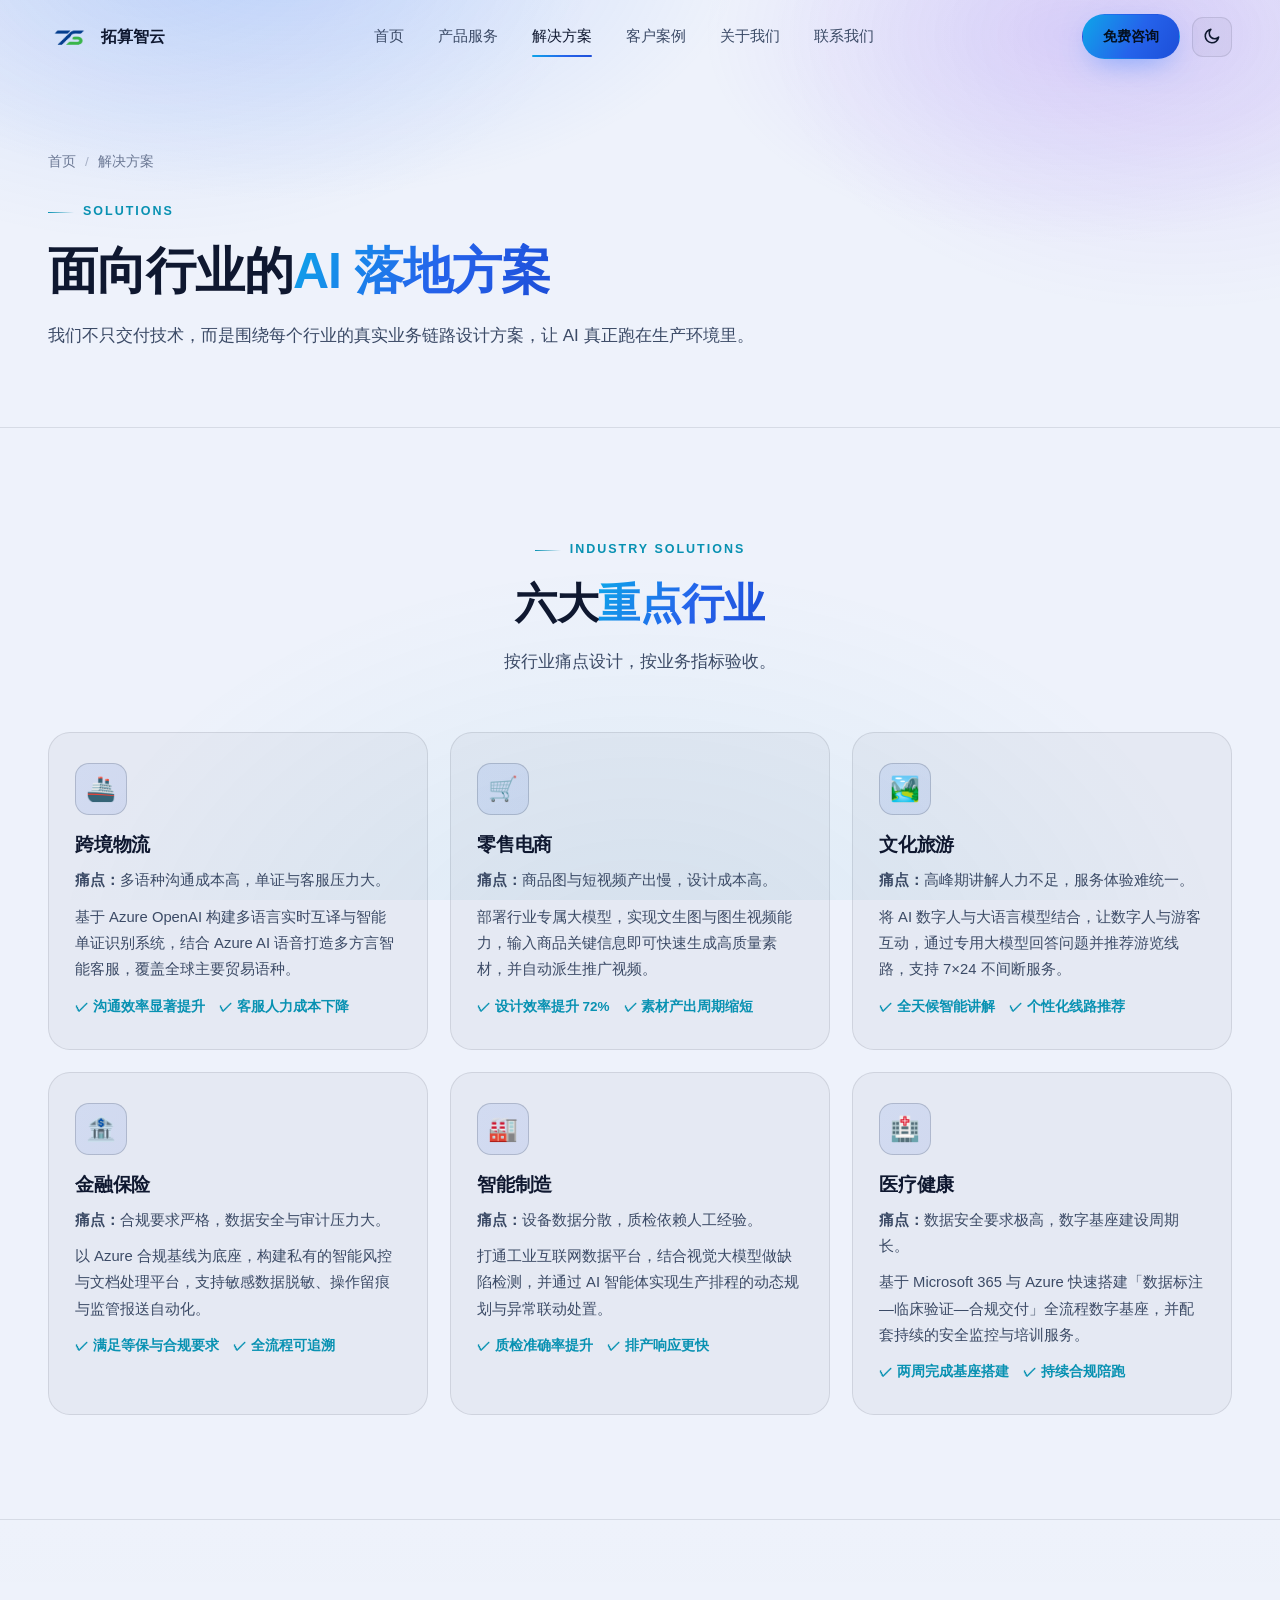
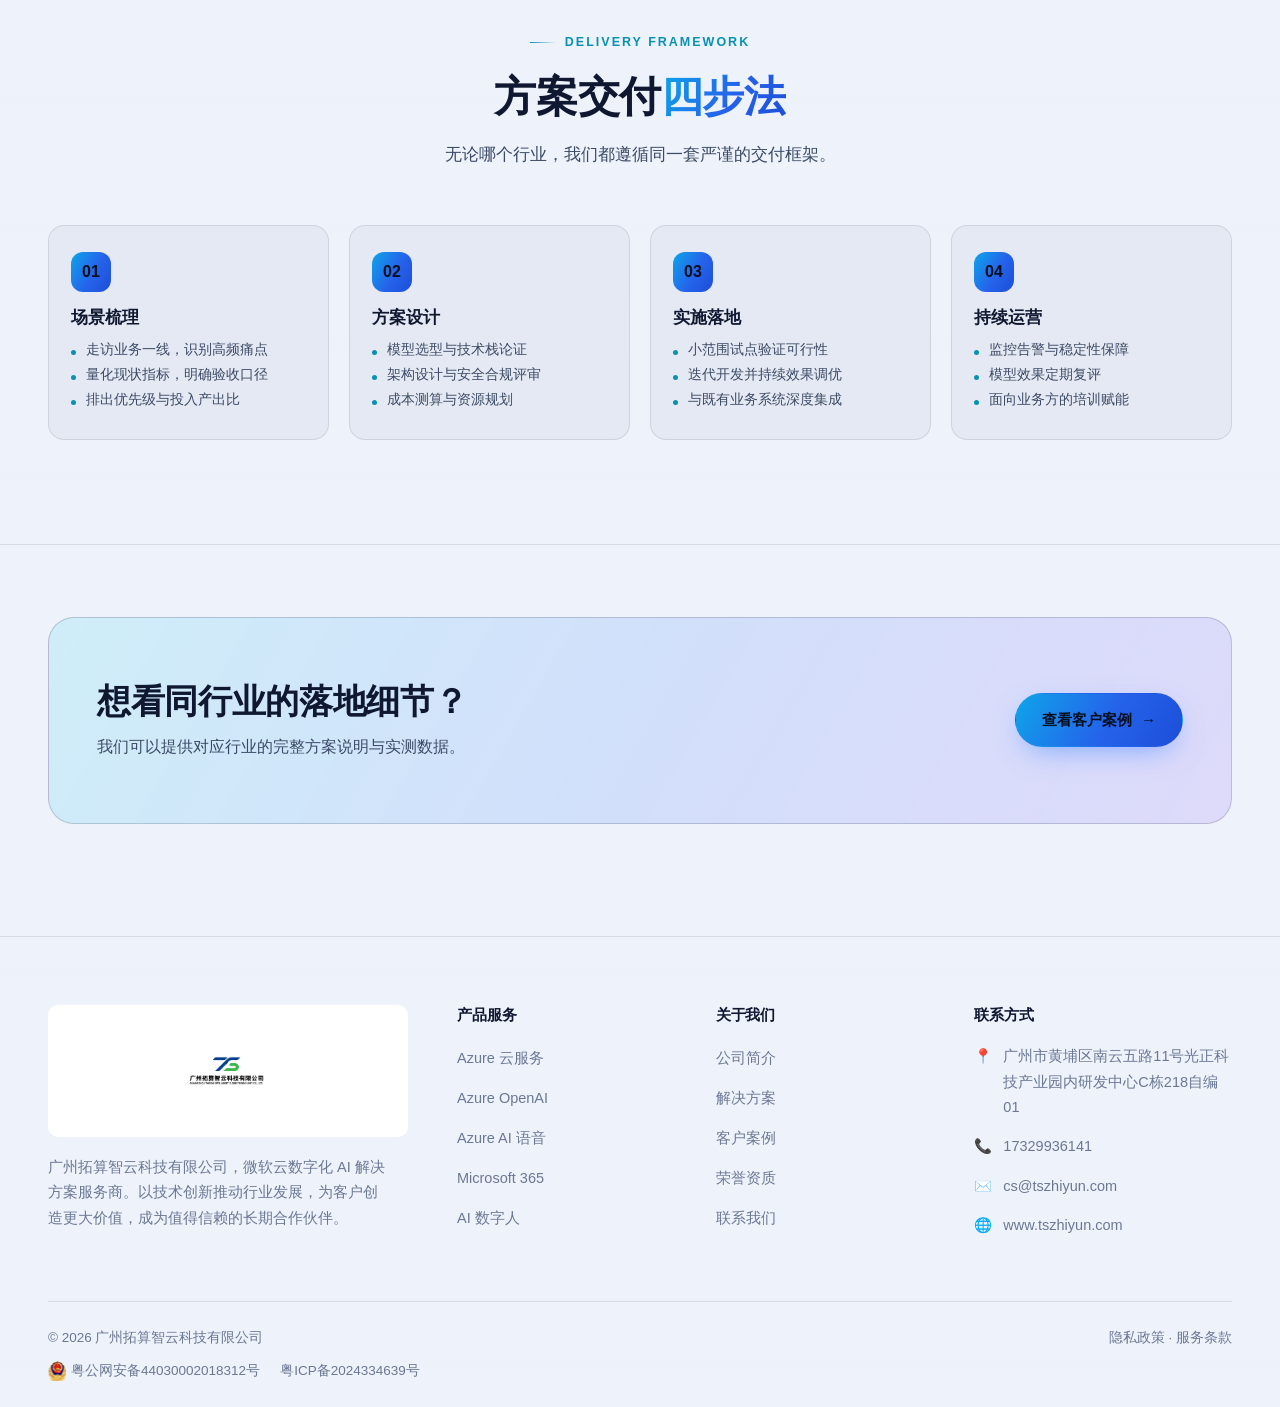
<file: solutions.html>
<!DOCTYPE html>
<html lang="zh-CN">
<head>
<meta charset="UTF-8">
<meta name="viewport" content="width=device-width, initial-scale=1">
<title>解决方案 — 广州拓算智云科技有限公司</title>
<meta name="description" content="拓算智云面向跨境物流、零售电商、文旅、金融、智能制造、医疗健康等行业，提供可落地的 AI 与云解决方案。">
<meta name="keywords" content="行业解决方案,AI解决方案,跨境物流,零售电商,智能制造,金融合规,医疗AI">
<link rel="stylesheet" href="assets/css/style.css">
<link rel="icon" type="image/png" href="assets/images/tuosuan-mark.png">
<script src="assets/js/theme-init.js"></script>
</head>
<body>

<!-- ============ 导航 ============ -->
<header class="nav">
  <div class="nav__inner">
    <a class="brand" href="index.html">
      <img class="brand__logo" src="assets/images/tuosuan-mark.png" alt="拓算智云 Logo">
      <span class="brand__text">
        <span class="brand__name">拓算智云</span>
      </span>
    </a>

    <nav class="nav__menu">
      <a class="nav__link" href="index.html">首页</a>
      <a class="nav__link" href="products.html">产品服务</a>
      <a class="nav__link" href="solutions.html">解决方案</a>
      <a class="nav__link" href="cases.html">客户案例</a>
      <a class="nav__link" href="about.html">关于我们</a>
      <a class="nav__link" href="contact.html">联系我们</a>
    </nav>

    <div class="nav__actions">
      <a class="btn btn--primary btn--sm" href="contact.html">免费咨询</a>
      <button class="theme-toggle" type="button" aria-label="切换主题" aria-pressed="false">
        <svg class="theme-toggle__sun" viewBox="0 0 24 24" fill="none" stroke="currentColor" stroke-width="2" stroke-linecap="round" stroke-linejoin="round" aria-hidden="true">
          <circle cx="12" cy="12" r="4.2"></circle>
          <path d="M12 2.5v2.4M12 19.1v2.4M4.6 4.6l1.7 1.7M17.7 17.7l1.7 1.7M2.5 12h2.4M19.1 12h2.4M4.6 19.4l1.7-1.7M17.7 6.3l1.7-1.7"></path>
        </svg>
        <svg class="theme-toggle__moon" viewBox="0 0 24 24" fill="none" stroke="currentColor" stroke-width="2" stroke-linecap="round" stroke-linejoin="round" aria-hidden="true">
          <path d="M21 12.8A8.5 8.5 0 1 1 11.2 3a6.6 6.6 0 0 0 9.8 9.8z"></path>
        </svg>
      </button>
      <button class="nav__burger" type="button" aria-label="打开菜单" aria-expanded="false">
        <span></span><span></span><span></span>
      </button>
    </div>
  </div>
</header>

<!-- ============ 页头 ============ -->
<section class="page-head">
  <div class="wrap">
    <div class="page-head__inner">
      <nav class="crumbs">
        <a href="index.html">首页</a>
        <span class="sep">/</span>
        <span>解决方案</span>
      </nav>
      <span class="eyebrow">Solutions</span>
      <h1>面向行业的<span class="grad-text">AI 落地方案</span></h1>
      <p>
        我们不只交付技术，而是围绕每个行业的真实业务链路设计方案，让 AI 真正跑在生产环境里。
      </p>
    </div>
  </div>
</section>

<!-- ============ 行业方案 ============ -->
<section class="section">
  <div class="wrap">
    <div class="sec-head reveal">
      <span class="eyebrow">Industry Solutions</span>
      <h2 class="sec-title">六大<span class="hl">重点行业</span></h2>
      <p class="sec-desc">按行业痛点设计，按业务指标验收。</p>
    </div>

    <div class="grid grid-3">
      <article class="card reveal" data-delay="0">
        <div class="card__ico">🚢</div>
        <h3>跨境物流</h3>
        <p>
          <b style="color:var(--text-2)">痛点：</b>多语种沟通成本高，单证与客服压力大。
        </p>
        <p style="margin-top:10px">
          基于 Azure OpenAI 构建多语言实时互译与智能单证识别系统，结合 Azure AI 语音打造多方言智能客服，覆盖全球主要贸易语种。
        </p>
        <p style="margin-top:12px;color:var(--cyan);font-size:13.5px;font-weight:600">
          ✓ 沟通效率显著提升　✓ 客服人力成本下降
        </p>
      </article>

      <article class="card reveal" data-delay="60">
        <div class="card__ico">🛒</div>
        <h3>零售电商</h3>
        <p>
          <b style="color:var(--text-2)">痛点：</b>商品图与短视频产出慢，设计成本高。
        </p>
        <p style="margin-top:10px">
          部署行业专属大模型，实现文生图与图生视频能力，输入商品关键信息即可快速生成高质量素材，并自动派生推广视频。
        </p>
        <p style="margin-top:12px;color:var(--cyan);font-size:13.5px;font-weight:600">
          ✓ 设计效率提升 72%　✓ 素材产出周期缩短
        </p>
      </article>

      <article class="card reveal" data-delay="120">
        <div class="card__ico">🏞️</div>
        <h3>文化旅游</h3>
        <p>
          <b style="color:var(--text-2)">痛点：</b>高峰期讲解人力不足，服务体验难统一。
        </p>
        <p style="margin-top:10px">
          将 AI 数字人与大语言模型结合，让数字人与游客互动，通过专用大模型回答问题并推荐游览线路，支持 7×24 不间断服务。
        </p>
        <p style="margin-top:12px;color:var(--cyan);font-size:13.5px;font-weight:600">
          ✓ 全天候智能讲解　✓ 个性化线路推荐
        </p>
      </article>

      <article class="card reveal" data-delay="0">
        <div class="card__ico">🏦</div>
        <h3>金融保险</h3>
        <p>
          <b style="color:var(--text-2)">痛点：</b>合规要求严格，数据安全与审计压力大。
        </p>
        <p style="margin-top:10px">
          以 Azure 合规基线为底座，构建私有的智能风控与文档处理平台，支持敏感数据脱敏、操作留痕与监管报送自动化。
        </p>
        <p style="margin-top:12px;color:var(--cyan);font-size:13.5px;font-weight:600">
          ✓ 满足等保与合规要求　✓ 全流程可追溯
        </p>
      </article>

      <article class="card reveal" data-delay="60">
        <div class="card__ico">🏭</div>
        <h3>智能制造</h3>
        <p>
          <b style="color:var(--text-2)">痛点：</b>设备数据分散，质检依赖人工经验。
        </p>
        <p style="margin-top:10px">
          打通工业互联网数据平台，结合视觉大模型做缺陷检测，并通过 AI 智能体实现生产排程的动态规划与异常联动处置。
        </p>
        <p style="margin-top:12px;color:var(--cyan);font-size:13.5px;font-weight:600">
          ✓ 质检准确率提升　✓ 排产响应更快
        </p>
      </article>

      <article class="card reveal" data-delay="120">
        <div class="card__ico">🏥</div>
        <h3>医疗健康</h3>
        <p>
          <b style="color:var(--text-2)">痛点：</b>数据安全要求极高，数字基座建设周期长。
        </p>
        <p style="margin-top:10px">
          基于 Microsoft 365 与 Azure 快速搭建「数据标注—临床验证—合规交付」全流程数字基座，并配套持续的安全监控与培训服务。
        </p>
        <p style="margin-top:12px;color:var(--cyan);font-size:13.5px;font-weight:600">
          ✓ 两周完成基座搭建　✓ 持续合规陪跑
        </p>
      </article>
    </div>
  </div>
</section>

<!-- ============ 通用能力 ============ -->
<section class="section section--alt">
  <div class="wrap">
    <div class="sec-head reveal">
      <span class="eyebrow">Delivery Framework</span>
      <h2 class="sec-title">方案交付<span class="hl">四步法</span></h2>
      <p class="sec-desc">无论哪个行业，我们都遵循同一套严谨的交付框架。</p>
    </div>

    <div class="steps">
      <div class="step reveal" data-delay="0">
        <div class="step__no">01</div>
        <h4>场景梳理</h4>
        <ul>
          <li>走访业务一线，识别高频痛点</li>
          <li>量化现状指标，明确验收口径</li>
          <li>排出优先级与投入产出比</li>
        </ul>
      </div>

      <div class="step reveal" data-delay="60">
        <div class="step__no">02</div>
        <h4>方案设计</h4>
        <ul>
          <li>模型选型与技术栈论证</li>
          <li>架构设计与安全合规评审</li>
          <li>成本测算与资源规划</li>
        </ul>
      </div>

      <div class="step reveal" data-delay="120">
        <div class="step__no">03</div>
        <h4>实施落地</h4>
        <ul>
          <li>小范围试点验证可行性</li>
          <li>迭代开发并持续效果调优</li>
          <li>与既有业务系统深度集成</li>
        </ul>
      </div>

      <div class="step reveal" data-delay="180">
        <div class="step__no">04</div>
        <h4>持续运营</h4>
        <ul>
          <li>监控告警与稳定性保障</li>
          <li>模型效果定期复评</li>
          <li>面向业务方的培训赋能</li>
        </ul>
      </div>
    </div>
  </div>
</section>

<!-- ============ CTA ============ -->
<section class="section section--tight">
  <div class="wrap">
    <div class="cta-bar reveal">
      <div>
        <h2>想看同行业的落地细节？</h2>
        <p>我们可以提供对应行业的完整方案说明与实测数据。</p>
      </div>
      <a class="btn btn--primary" href="cases.html">
        查看客户案例 <span class="arrow">→</span>
      </a>
    </div>
  </div>
</section>

<!-- ============ 页脚 ============ -->
<footer class="footer">
  <div class="wrap">
    <div class="footer__grid">
      <div class="footer__about">
        <a class="brand" href="index.html">
          <img class="brand__logo" src="assets/images/tuosuan-logo-full.png" alt="广州拓算智云科技有限公司 Logo">
          <span class="brand__text">
            <span class="brand__name">拓算智云</span>
          </span>
        </a>
        <p>
          广州拓算智云科技有限公司，微软云数字化 AI 解决方案服务商。以技术创新推动行业发展，为客户创造更大价值，成为值得信赖的长期合作伙伴。
        </p>
      </div>

      <div>
        <h4>产品服务</h4>
        <ul class="footer__links">
          <li><a href="products.html">Azure 云服务</a></li>
          <li><a href="products.html">Azure OpenAI</a></li>
          <li><a href="products.html">Azure AI 语音</a></li>
          <li><a href="products.html">Microsoft 365</a></li>
          <li><a href="products.html">AI 数字人</a></li>
        </ul>
      </div>

      <div>
        <h4>关于我们</h4>
        <ul class="footer__links">
          <li><a href="about.html">公司简介</a></li>
          <li><a href="solutions.html">解决方案</a></li>
          <li><a href="cases.html">客户案例</a></li>
          <li><a href="about.html#certs">荣誉资质</a></li>
          <li><a href="contact.html">联系我们</a></li>
        </ul>
      </div>

      <div>
        <h4>联系方式</h4>
        <ul class="footer__contact">
          <li><i>📍</i><span>广州市黄埔区南云五路11号光正科技产业园内研发中心C栋218自编01</span></li>
          <li><i>📞</i><span>17329936141</span></li>
          <li><i>✉️</i><a href="mailto:cs@tszhiyun.com">cs@tszhiyun.com</a></li>
      <li><i>🌐</i><span>www.tszhiyun.com</span></li>
      </div>
    </div>

    <div class="footer__bottom">
      <div class="footer__legal">
        <span>© 2026 广州拓算智云科技有限公司</span>
        <div class="footer__filings">
          <a class="footer__filing" href="https://beian.mps.gov.cn/#/query/webSearch?code=44030002018312" rel="noopener noreferrer" target="_blank">
            <img src="assets/images/public-security-filing.png" alt="" width="18" height="20">
            <span>粤公网安备44030002018312号</span>
          </a>
          <a class="footer__filing" href="https://beian.miit.gov.cn/" rel="noopener noreferrer" target="_blank">粤ICP备2024334639号</a>
        </div>
      </div>
      <span>
        <a href="index.html">隐私政策</a> ·
        <a href="index.html">服务条款</a>
      </span>
    </div>
  </div>
</footer>

<button class="to-top" type="button" aria-label="返回顶部">↑</button>

<script src="assets/js/main.js"></script>
</body>
</html>
</file>
<file: assets/css/style.css>
/* ============================================================
   广州拓算智云科技有限公司 — 官网样式表
   设计基调：深空底 + 青蓝紫渐变 + 玻璃拟态卡片
   ============================================================ */

:root {
  --bg: #05070f;
  --bg-soft: #090d1a;
  --bg-elev: #0d1224;

  --surface: rgba(255, 255, 255, 0.038);
  --surface-hi: rgba(255, 255, 255, 0.07);
  --line: rgba(255, 255, 255, 0.09);
  --line-hi: rgba(255, 255, 255, 0.16);

  --text: #eaf0ff;
  --text-2: #b9c4de;
  --muted: #7f8db0;

  --cyan: #22d3ee;
  --blue: #4f8cff;
  --violet: #8b5cf6;
  --green: #34d399;

  --grad: linear-gradient(120deg, #22d3ee 0%, #4f8cff 48%, #8b5cf6 100%);
  --grad-soft: linear-gradient(120deg, rgba(34, 211, 238, 0.16), rgba(139, 92, 246, 0.16));

  --radius: 16px;
  --radius-lg: 22px;
  --maxw: 1240px;

  --nav-h: 74px;
  --ease: cubic-bezier(0.22, 0.61, 0.36, 1);
  --font: "PingFang SC", "HarmonyOS Sans SC", "Microsoft YaHei", -apple-system,
    BlinkMacSystemFont, "Segoe UI", Roboto, "Helvetica Neue", Arial, sans-serif;
}

/* ============================================================
   明亮主题：跟随系统或用户手动切换（data-theme="light"）
   ============================================================ */
[data-theme="light"] {
  --bg: #eef2fb;
  --bg-soft: #e6ecf7;
  --bg-elev: #ffffff;

  --surface: rgba(15, 23, 42, 0.035);
  --surface-hi: rgba(15, 23, 42, 0.065);
  --line: rgba(15, 23, 42, 0.1);
  --line-hi: rgba(15, 23, 42, 0.18);

  --text: #0f1830;
  --text-2: #3b4a66;
  --muted: #6b7894;

  --cyan: #0891b2;
  --blue: #1d4ed8;
  --violet: #4f46e5;
  --green: #059669;

  --grad: linear-gradient(120deg, #0ea5e9 0%, #2563eb 55%, #1d4ed8 100%);
  --grad-soft: linear-gradient(120deg, rgba(37, 99, 235, 0.1), rgba(29, 78, 216, 0.1));
}

/* 氛围光：亮色下用更柔和的浅蓝光 */
[data-theme="light"] body::before {
  background:
    radial-gradient(720px 480px at 12% -6%, rgba(37, 99, 235, 0.12), transparent 62%),
    radial-gradient(680px 460px at 92% 4%, rgba(124, 58, 237, 0.1), transparent 60%),
    radial-gradient(900px 620px at 50% 108%, rgba(8, 145, 178, 0.08), transparent 66%);
}

[data-theme="light"] ::selection {
  background: rgba(37, 99, 235, 0.2);
  color: #0f1830;
}

/* 滚动条 */
[data-theme="light"] ::-webkit-scrollbar-track {
  background: #e3e9f4;
}
[data-theme="light"] ::-webkit-scrollbar-thumb {
  background: linear-gradient(180deg, #aab6d4, #c4cde2);
  border-color: #e3e9f4;
}
[data-theme="light"] ::-webkit-scrollbar-thumb:hover {
  background: linear-gradient(180deg, #91a0c6, #aab6d4);
}

/* 吸顶导航底色 */
[data-theme="light"] .nav.is-stuck {
  background: rgba(255, 255, 255, 0.82);
}

/* Hero 浮动技术卡 */
[data-theme="light"] .tech-card {
  background: rgba(255, 255, 255, 0.92);
  box-shadow: 0 18px 44px -20px rgba(15, 23, 42, 0.28);
}

/* 表单输入 */
[data-theme="light"] .field input,
[data-theme="light"] .field select,
[data-theme="light"] .field textarea {
  background: rgba(15, 23, 42, 0.035);
}
[data-theme="light"] .field input:focus,
[data-theme="light"] .field select:focus,
[data-theme="light"] .field textarea:focus {
  background: rgba(15, 23, 42, 0.055);
}
[data-theme="light"] .field select option {
  background: #ffffff;
  color: #0f1830;
}

/* 成功提示文字（亮色下用深绿） */
[data-theme="light"] .form-ok {
  color: #047857;
}

/* 移动端展开菜单底色 */
[data-theme="light"] .nav__menu.is-open {
  background: rgba(255, 255, 255, 0.98);
  border-color: rgba(15, 23, 42, 0.12);
  box-shadow: 0 30px 60px -24px rgba(15, 23, 42, 0.3);
}

/* ---------------- Reset ---------------- */
*,
*::before,
*::after {
  box-sizing: border-box;
}

html {
  scroll-behavior: smooth;
  scroll-padding-top: calc(var(--nav-h) + 12px);
  -webkit-text-size-adjust: 100%;
}

body {
  margin: 0;
  font-family: var(--font);
  background: var(--bg);
  color: var(--text);
  line-height: 1.75;
  font-size: 16px;
  overflow-x: hidden;
  -webkit-font-smoothing: antialiased;
}

/* 全局氛围光 */
body::before {
  content: "";
  position: fixed;
  inset: 0;
  pointer-events: none;
  z-index: 0;
  background:
    radial-gradient(720px 480px at 12% -6%, rgba(79, 140, 255, 0.16), transparent 62%),
    radial-gradient(680px 460px at 92% 4%, rgba(139, 92, 246, 0.14), transparent 60%),
    radial-gradient(900px 620px at 50% 108%, rgba(34, 211, 238, 0.09), transparent 66%);
}

img {
  max-width: 100%;
  display: block;
}

a {
  color: inherit;
  text-decoration: none;
}

ul {
  margin: 0;
  padding: 0;
  list-style: none;
}

h1,
h2,
h3,
h4 {
  margin: 0;
  line-height: 1.28;
  font-weight: 700;
  letter-spacing: -0.01em;
}

p {
  margin: 0;
}

button,
input,
textarea,
select {
  font: inherit;
  color: inherit;
}

::selection {
  background: rgba(79, 140, 255, 0.34);
  color: #fff;
}

/* 滚动条 */
::-webkit-scrollbar {
  width: 10px;
  height: 10px;
}
::-webkit-scrollbar-track {
  background: #070a14;
}
::-webkit-scrollbar-thumb {
  background: linear-gradient(180deg, #2f3a5e, #232c48);
  border-radius: 8px;
  border: 2px solid #070a14;
}
::-webkit-scrollbar-thumb:hover {
  background: linear-gradient(180deg, #3f5fa8, #2d3a63);
}

/* ---------------- 布局工具 ---------------- */
.wrap {
  width: 100%;
  max-width: var(--maxw);
  margin: 0 auto;
  padding: 0 28px;
  position: relative;
  z-index: 1;
}

.section {
  padding: 104px 0;
  position: relative;
  z-index: 1;
}

.section--tight {
  padding: 72px 0;
}

.section--alt {
  background: linear-gradient(180deg, rgba(255, 255, 255, 0.018), rgba(255, 255, 255, 0));
  border-block: 1px solid var(--line);
}

.grid {
  display: grid;
  gap: 22px;
}

.grid-2 {
  grid-template-columns: repeat(2, 1fr);
}
.grid-3 {
  grid-template-columns: repeat(3, 1fr);
}
.grid-4 {
  grid-template-columns: repeat(4, 1fr);
}

/* ---------------- 文字组件 ---------------- */
.eyebrow {
  display: inline-flex;
  align-items: center;
  gap: 9px;
  font-size: 12.5px;
  letter-spacing: 0.16em;
  text-transform: uppercase;
  color: var(--cyan);
  font-weight: 600;
  margin-bottom: 16px;
}

.eyebrow::before {
  content: "";
  width: 26px;
  height: 1px;
  background: linear-gradient(90deg, var(--cyan), transparent);
}

.sec-head {
  max-width: 760px;
  margin: 0 auto 56px;
  text-align: center;
}

.sec-head .eyebrow {
  justify-content: center;
}

.sec-title {
  font-size: clamp(28px, 3.4vw, 42px);
  margin-bottom: 16px;
}

.sec-title .hl {
  background: var(--grad);
  -webkit-background-clip: text;
  background-clip: text;
  -webkit-text-fill-color: transparent;
}

.sec-desc {
  color: var(--text-2);
  font-size: 16.5px;
}

.grad-text {
  background: var(--grad);
  -webkit-background-clip: text;
  background-clip: text;
  -webkit-text-fill-color: transparent;
}

/* ---------------- 按钮 ---------------- */
.btn {
  --pad: 13px 26px;
  display: inline-flex;
  align-items: center;
  justify-content: center;
  gap: 9px;
  padding: var(--pad);
  border-radius: 999px;
  font-size: 15px;
  font-weight: 600;
  border: 1px solid transparent;
  cursor: pointer;
  transition: transform 0.28s var(--ease), box-shadow 0.28s var(--ease),
    background 0.28s var(--ease), border-color 0.28s var(--ease);
  white-space: nowrap;
}

.btn--primary {
  background: var(--grad);
  color: #04101f;
  box-shadow: 0 10px 30px -10px rgba(79, 140, 255, 0.75);
}

.btn--primary:hover {
  transform: translateY(-2px);
  box-shadow: 0 16px 40px -12px rgba(79, 140, 255, 0.9);
}

.btn--ghost {
  background: var(--surface);
  border-color: var(--line-hi);
  color: var(--text);
  backdrop-filter: blur(8px);
}

.btn--ghost:hover {
  background: var(--surface-hi);
  border-color: rgba(34, 211, 238, 0.5);
  transform: translateY(-2px);
}

.btn--sm {
  --pad: 9px 20px;
  font-size: 14px;
}

.btn .arrow {
  transition: transform 0.28s var(--ease);
}

.btn:hover .arrow {
  transform: translateX(4px);
}

/* ---------------- 导航栏 ---------------- */
.nav {
  position: fixed;
  top: 0;
  left: 0;
  right: 0;
  height: var(--nav-h);
  z-index: 100;
  display: flex;
  align-items: center;
  transition: background 0.3s var(--ease), border-color 0.3s var(--ease),
    backdrop-filter 0.3s var(--ease);
  border-bottom: 1px solid transparent;
}

.nav.is-stuck {
  background: rgba(6, 9, 18, 0.82);
  backdrop-filter: blur(18px) saturate(140%);
  border-bottom-color: var(--line);
}

.nav__inner {
  width: 100%;
  max-width: var(--maxw);
  margin: 0 auto;
  padding: 0 28px;
  display: flex;
  align-items: center;
  justify-content: space-between;
  gap: 24px;
}

.brand {
  display: flex;
  align-items: center;
  gap: 11px;
  flex-shrink: 0;
}

.brand__logo {
  width: 42px;
  height: 42px;
  object-fit: contain;
  flex-shrink: 0;
}

.brand__text {
  display: flex;
  flex-direction: column;
  justify-content: center;
  line-height: 1.2;
}

.brand__name {
  font-weight: 700;
  font-size: 16px;
  letter-spacing: 0.01em;
}

.brand__sub {
  display: none;
}

.nav__menu {
  display: flex;
  align-items: center;
  gap: 4px;
}

.nav__link {
  position: relative;
  padding: 9px 15px;
  font-size: 15px;
  color: var(--text-2);
  border-radius: 9px;
  transition: color 0.22s var(--ease), background 0.22s var(--ease);
}

.nav__link:hover {
  color: var(--text);
  background: var(--surface);
}

.nav__link.is-active {
  color: var(--text);
}

.nav__link.is-active::after {
  content: "";
  position: absolute;
  left: 15px;
  right: 15px;
  bottom: 2px;
  height: 2px;
  border-radius: 2px;
  background: var(--grad);
}

.nav__actions {
  display: flex;
  align-items: center;
  gap: 12px;
}

.nav__burger {
  display: none;
  width: 42px;
  height: 42px;
  border-radius: 11px;
  background: var(--surface);
  border: 1px solid var(--line);
  cursor: pointer;
  position: relative;
}

.nav__burger span {
  position: absolute;
  left: 11px;
  width: 18px;
  height: 2px;
  border-radius: 2px;
  background: var(--text);
  transition: transform 0.3s var(--ease), opacity 0.2s var(--ease);
}

.nav__burger span:nth-child(1) {
  top: 14px;
}
.nav__burger span:nth-child(2) {
  top: 20px;
}
.nav__burger span:nth-child(3) {
  top: 26px;
}

.nav__burger.is-open span:nth-child(1) {
  transform: translateY(6px) rotate(45deg);
}
.nav__burger.is-open span:nth-child(2) {
  opacity: 0;
}
.nav__burger.is-open span:nth-child(3) {
  transform: translateY(-6px) rotate(-45deg);
}

/* 主题切换按钮 */
.theme-toggle {
  width: 40px;
  height: 40px;
  border-radius: 11px;
  background: var(--surface);
  border: 1px solid var(--line);
  color: var(--text);
  cursor: pointer;
  display: grid;
  place-items: center;
  flex-shrink: 0;
  padding: 0;
  transition: background 0.25s var(--ease), border-color 0.25s var(--ease),
    transform 0.25s var(--ease);
}
.theme-toggle:hover {
  background: var(--surface-hi);
  border-color: var(--line-hi);
  transform: translateY(-2px);
}
.theme-toggle svg {
  width: 19px;
  height: 19px;
}
.theme-toggle__sun {
  display: block;
}
.theme-toggle__moon {
  display: none;
}
[data-theme="light"] .theme-toggle__sun {
  display: none;
}
[data-theme="light"] .theme-toggle__moon {
  display: block;
}

/* ---------------- Hero ---------------- */
.hero {
  position: relative;
  min-height: 100vh;
  display: flex;
  align-items: center;
  padding: calc(var(--nav-h) + 40px) 0 80px;
  overflow: hidden;
}

#particle-canvas {
  position: absolute;
  inset: 0;
  width: 100%;
  height: 100%;
  z-index: 0;
  opacity: 0.62;
}

.hero__inner {
  display: grid;
  grid-template-columns: 1.08fr 0.92fr;
  gap: 56px;
  align-items: center;
}

.hero__pill {
  display: inline-flex;
  align-items: center;
  gap: 10px;
  padding: 7px 16px 7px 10px;
  border-radius: 999px;
  background: var(--surface);
  border: 1px solid var(--line-hi);
  font-size: 13px;
  color: var(--text-2);
  margin-bottom: 26px;
  backdrop-filter: blur(10px);
}

.hero__pill .dot {
  width: 7px;
  height: 7px;
  border-radius: 50%;
  background: var(--green);
  box-shadow: 0 0 0 4px rgba(52, 211, 153, 0.16);
  animation: pulse 2.4s ease-in-out infinite;
}

@keyframes pulse {
  0%,
  100% {
    box-shadow: 0 0 0 4px rgba(52, 211, 153, 0.16);
  }
  50% {
    box-shadow: 0 0 0 8px rgba(52, 211, 153, 0.04);
  }
}

.hero h1 {
  font-size: clamp(34px, 5vw, 60px);
  letter-spacing: -0.025em;
  margin-bottom: 22px;
}

.hero h1 .line2 {
  background: var(--grad);
  -webkit-background-clip: text;
  background-clip: text;
  -webkit-text-fill-color: transparent;
}

.hero__lead {
  color: var(--text-2);
  font-size: 17px;
  max-width: 580px;
  margin-bottom: 34px;
}

.hero__cta {
  display: flex;
  gap: 14px;
  flex-wrap: wrap;
  margin-bottom: 42px;
}

.hero__stats {
  display: grid;
  grid-template-columns: repeat(3, 1fr);
  gap: 14px;
  max-width: 540px;
}

.hero__stat {
  padding: 16px 18px;
  border-radius: 14px;
  background: var(--surface);
  border: 1px solid var(--line);
  backdrop-filter: blur(10px);
}

.hero__stat b {
  display: block;
  font-size: 26px;
  font-weight: 750;
  line-height: 1.2;
  background: var(--grad);
  -webkit-background-clip: text;
  background-clip: text;
  -webkit-text-fill-color: transparent;
}

.hero__stat span {
  font-size: 13px;
  color: var(--muted);
}

/* Hero 右侧：浮动技术栈卡片 */
.hero__visual {
  position: relative;
  height: 460px;
}

.orb {
  position: absolute;
  border-radius: 50%;
  filter: blur(52px);
  opacity: 0.5;
}

.orb--1 {
  width: 300px;
  height: 300px;
  background: #2f7bff;
  top: 6%;
  left: 8%;
  animation: float1 11s ease-in-out infinite;
}

.orb--2 {
  width: 250px;
  height: 250px;
  background: #8b5cf6;
  bottom: 8%;
  right: 4%;
  animation: float2 13s ease-in-out infinite;
}

.orb--3 {
  width: 200px;
  height: 200px;
  background: #22d3ee;
  top: 42%;
  left: 44%;
  animation: float1 15s ease-in-out infinite reverse;
}

@keyframes float1 {
  0%,
  100% {
    transform: translate(0, 0) scale(1);
  }
  50% {
    transform: translate(28px, -24px) scale(1.08);
  }
}

@keyframes float2 {
  0%,
  100% {
    transform: translate(0, 0) scale(1);
  }
  50% {
    transform: translate(-26px, 22px) scale(1.1);
  }
}

.tech-card {
  position: absolute;
  display: flex;
  align-items: center;
  gap: 13px;
  padding: 14px 18px;
  border-radius: 15px;
  background: rgba(13, 18, 36, 0.82);
  border: 1px solid var(--line-hi);
  backdrop-filter: blur(16px);
  box-shadow: 0 18px 44px -20px rgba(0, 0, 0, 0.9);
  animation: floaty 7s ease-in-out infinite;
  white-space: nowrap;
}

.tech-card__ico {
  width: 38px;
  height: 38px;
  border-radius: 10px;
  display: grid;
  place-items: center;
  font-size: 18px;
  flex-shrink: 0;
  background: var(--grad-soft);
  border: 1px solid var(--line-hi);
}

.tech-card b {
  display: block;
  font-size: 14.5px;
  font-weight: 650;
}

.tech-card span {
  font-size: 12px;
  color: var(--muted);
}

/* 用 nth-of-type 只数 div 卡片（hero__visual 里的 orb 是 span，nth-child 会错位导致卡片全部叠在一起） */
.tech-card:nth-of-type(1) {
  top: 4%;
  left: 2%;
  animation-delay: 0s;
}
.tech-card:nth-of-type(2) {
  top: 28%;
  right: 0;
  animation-delay: 0.9s;
}
.tech-card:nth-of-type(3) {
  top: 54%;
  left: 0;
  animation-delay: 1.8s;
}
.tech-card:nth-of-type(4) {
  bottom: 6%;
  right: 8%;
  animation-delay: 2.6s;
}

@keyframes floaty {
  0%,
  100% {
    transform: translateY(0);
  }
  50% {
    transform: translateY(-13px);
  }
}

.hero__scroll {
  position: absolute;
  bottom: 26px;
  left: 50%;
  transform: translateX(-50%);
  display: flex;
  flex-direction: column;
  align-items: center;
  gap: 7px;
  font-size: 11.5px;
  letter-spacing: 0.2em;
  color: var(--muted);
  text-transform: uppercase;
  z-index: 2;
}

.hero__scroll i {
  display: block;
  width: 1px;
  height: 42px;
  background: linear-gradient(180deg, var(--cyan), transparent);
  animation: scrolly 2s ease-in-out infinite;
}

@keyframes scrolly {
  0%,
  100% {
    opacity: 0.25;
    transform: scaleY(0.5);
    transform-origin: top;
  }
  50% {
    opacity: 1;
    transform: scaleY(1);
    transform-origin: top;
  }
}

/* ---------------- 通用卡片 ---------------- */
.card {
  position: relative;
  padding: 30px 26px;
  border-radius: var(--radius-lg);
  background: var(--surface);
  border: 1px solid var(--line);
  overflow: hidden;
  transition: transform 0.34s var(--ease), border-color 0.34s var(--ease),
    background 0.34s var(--ease), box-shadow 0.34s var(--ease);
}

.card::after {
  content: "";
  position: absolute;
  inset: 0;
  border-radius: inherit;
  opacity: 0;
  transition: opacity 0.34s var(--ease);
  background: radial-gradient(
    420px 220px at var(--mx, 50%) var(--my, 0%),
    rgba(79, 140, 255, 0.14),
    transparent 70%
  );
  pointer-events: none;
}

.card:hover {
  transform: translateY(-6px);
  border-color: var(--line-hi);
  background: var(--surface-hi);
  box-shadow: 0 26px 56px -28px rgba(0, 0, 0, 0.92);
}

.card:hover::after {
  opacity: 1;
}

.card__ico {
  width: 52px;
  height: 52px;
  border-radius: 14px;
  display: grid;
  place-items: center;
  font-size: 24px;
  margin-bottom: 18px;
  background: var(--grad-soft);
  border: 1px solid var(--line-hi);
}

.card h3 {
  font-size: 19px;
  margin-bottom: 10px;
}

.card p {
  color: var(--text-2);
  font-size: 14.8px;
  line-height: 1.78;
}

.card--link {
  display: block;
}

.card__more {
  display: inline-flex;
  align-items: center;
  gap: 6px;
  margin-top: 16px;
  font-size: 14px;
  font-weight: 600;
  color: var(--cyan);
}

.card__more .arrow {
  transition: transform 0.28s var(--ease);
}

.card--link:hover .card__more .arrow {
  transform: translateX(4px);
}

/* ---------------- 数据成绩 ---------------- */
.stats {
  display: grid;
  grid-template-columns: repeat(6, 1fr);
  gap: 18px;
}

.stat {
  text-align: center;
  padding: 28px 14px;
  border-radius: var(--radius);
  background: var(--surface);
  border: 1px solid var(--line);
  transition: transform 0.3s var(--ease), border-color 0.3s var(--ease);
}

.stat:hover {
  transform: translateY(-5px);
  border-color: rgba(79, 140, 255, 0.45);
}

.stat b {
  display: block;
  font-size: clamp(28px, 3vw, 38px);
  font-weight: 750;
  line-height: 1.14;
  background: var(--grad);
  -webkit-background-clip: text;
  background-clip: text;
  -webkit-text-fill-color: transparent;
  font-variant-numeric: tabular-nums;
}

.stat span {
  font-size: 13.5px;
  color: var(--muted);
}

/* ---------------- 案例卡 ---------------- */
.case {
  display: flex;
  flex-direction: column;
  border-radius: var(--radius-lg);
  overflow: hidden;
  background: var(--surface);
  border: 1px solid var(--line);
  transition: transform 0.34s var(--ease), border-color 0.34s var(--ease);
}

.case:hover {
  transform: translateY(-6px);
  border-color: rgba(139, 92, 246, 0.45);
}

.case__top {
  height: 148px;
  position: relative;
  display: grid;
  place-items: center;
  font-size: 42px;
  border-bottom: 1px solid var(--line);
  overflow: hidden;
}

.case__top::before {
  content: "";
  position: absolute;
  inset: 0;
  background: linear-gradient(135deg, rgba(34, 211, 238, 0.2), rgba(139, 92, 246, 0.22));
}

.case__top span {
  position: relative;
  z-index: 1;
  filter: drop-shadow(0 6px 18px rgba(0, 0, 0, 0.5));
}

.case__body {
  padding: 24px 24px 26px;
  display: flex;
  flex-direction: column;
  flex: 1;
}

.case__tag {
  align-self: flex-start;
  padding: 4px 12px;
  border-radius: 999px;
  font-size: 12px;
  font-weight: 600;
  color: var(--cyan);
  background: rgba(34, 211, 238, 0.1);
  border: 1px solid rgba(34, 211, 238, 0.28);
  margin-bottom: 14px;
}

.case__body h3 {
  font-size: 18px;
  margin-bottom: 10px;
}

.case__body p {
  color: var(--text-2);
  font-size: 14.5px;
  flex: 1;
}

.case__metric {
  margin-top: 18px;
  padding-top: 16px;
  border-top: 1px solid var(--line);
  display: flex;
  align-items: baseline;
  gap: 8px;
}

.case__metric b {
  font-size: 24px;
  font-weight: 750;
  background: var(--grad);
  -webkit-background-clip: text;
  background-clip: text;
  -webkit-text-fill-color: transparent;
}

.case__metric span {
  font-size: 13px;
  color: var(--muted);
}

/* ---------------- 案例详情块 ---------------- */
.case-detail {
  padding: 36px 34px;
  border-radius: var(--radius-lg);
  background: var(--surface);
  border: 1px solid var(--line);
  margin-bottom: 26px;
  transition: border-color 0.34s var(--ease), background 0.34s var(--ease);
}

.case-detail:last-child {
  margin-bottom: 0;
}

.case-detail:hover {
  border-color: rgba(139, 92, 246, 0.4);
  background: var(--surface-hi);
}

.case-detail__head {
  display: flex;
  align-items: center;
  gap: 20px;
  padding-bottom: 24px;
  border-bottom: 1px solid var(--line);
  margin-bottom: 24px;
}

.case-detail__ico {
  width: 62px;
  height: 62px;
  border-radius: 16px;
  display: grid;
  place-items: center;
  font-size: 30px;
  flex-shrink: 0;
  background: linear-gradient(140deg, rgba(34, 211, 238, 0.16), rgba(139, 92, 246, 0.18));
  border: 1px solid var(--line-hi);
}

.case-detail__head h2 {
  font-size: clamp(20px, 2.4vw, 26px);
  margin-top: 6px;
}

.case-detail__grid {
  display: grid;
  grid-template-columns: repeat(2, 1fr);
  gap: 26px;
  margin-bottom: 26px;
}

.case-detail__block h4 {
  font-size: 15px;
  margin-bottom: 10px;
  color: var(--cyan);
  display: flex;
  align-items: center;
  gap: 8px;
}

.case-detail__block h4::before {
  content: "";
  width: 3px;
  height: 14px;
  border-radius: 2px;
  background: linear-gradient(180deg, var(--cyan), var(--violet));
}

.case-detail__block p {
  color: var(--text-2);
  font-size: 15px;
  line-height: 1.85;
}

.case-detail__kpis {
  display: grid;
  grid-template-columns: repeat(4, 1fr);
  gap: 14px;
  padding-top: 22px;
  border-top: 1px solid var(--line);
}

.case-detail__kpi {
  text-align: center;
  padding: 16px 10px;
  border-radius: 14px;
  background: rgba(255, 255, 255, 0.028);
  border: 1px solid var(--line);
}

.case-detail__kpi b {
  display: block;
  font-size: 22px;
  font-weight: 750;
  line-height: 1.25;
  background: var(--grad);
  -webkit-background-clip: text;
  background-clip: text;
  -webkit-text-fill-color: transparent;
}

.case-detail__kpi span {
  font-size: 12.5px;
  color: var(--muted);
}

/* ---------------- 资质 ---------------- */
.certs {
  display: grid;
  grid-template-columns: repeat(2, minmax(0, 1fr));
  gap: 18px;
}

.cert {
  display: flex;
  align-items: center;
  gap: 14px;
  padding: 22px;
  border-radius: var(--radius);
  background: var(--surface);
  border: 1px solid var(--line);
  transition: transform 0.3s var(--ease), border-color 0.3s var(--ease);
}

.cert:hover {
  transform: translateY(-4px);
  border-color: rgba(52, 211, 153, 0.42);
}

.cert__badge {
  width: 44px;
  height: 44px;
  border-radius: 12px;
  display: grid;
  place-items: center;
  font-size: 20px;
  background: rgba(52, 211, 153, 0.12);
  border: 1px solid rgba(52, 211, 153, 0.3);
  flex-shrink: 0;
}

.cert b {
  display: block;
  font-size: 15px;
  font-weight: 650;
}

.cert span {
  font-size: 12.5px;
  color: var(--muted);
}

/* ---------------- 客户评价轮播 ---------------- */
.slider {
  position: relative;
  max-width: 900px;
  margin: 0 auto;
}

.slide {
  display: none;
  padding: 40px;
  border-radius: var(--radius-lg);
  background: var(--surface);
  border: 1px solid var(--line);
  animation: fadeIn 0.5s var(--ease);
}

.slide.is-active {
  display: block;
}

@keyframes fadeIn {
  from {
    opacity: 0;
    transform: translateY(12px);
  }
  to {
    opacity: 1;
    transform: none;
  }
}

.slide__quote {
  font-size: 16.5px;
  color: var(--text-2);
  line-height: 1.92;
  margin-bottom: 26px;
  position: relative;
  padding-left: 30px;
}

.slide__quote::before {
  content: "\201C";
  position: absolute;
  left: -4px;
  top: -18px;
  font-size: 62px;
  line-height: 1;
  color: rgba(79, 140, 255, 0.4);
  font-family: Georgia, serif;
}

.slide__by {
  display: flex;
  align-items: center;
  gap: 13px;
}

.slide__avatar {
  width: 46px;
  height: 46px;
  border-radius: 50%;
  display: grid;
  place-items: center;
  font-weight: 700;
  color: #04101f;
  background: var(--grad);
  flex-shrink: 0;
}

.slide__by b {
  display: block;
  font-size: 15px;
}

.slide__by span {
  font-size: 13px;
  color: var(--muted);
}

.slider__ctrl {
  display: flex;
  align-items: center;
  justify-content: center;
  gap: 18px;
  margin-top: 30px;
}

.slider__btn {
  width: 42px;
  height: 42px;
  border-radius: 50%;
  background: var(--surface);
  border: 1px solid var(--line-hi);
  cursor: pointer;
  display: grid;
  place-items: center;
  transition: background 0.25s var(--ease), transform 0.25s var(--ease);
  font-size: 17px;
}

.slider__btn:hover {
  background: var(--surface-hi);
  transform: scale(1.06);
}

.slider__dots {
  display: flex;
  gap: 8px;
}

.slider__dot {
  width: 8px;
  height: 8px;
  border-radius: 50%;
  background: rgba(255, 255, 255, 0.2);
  border: none;
  padding: 0;
  cursor: pointer;
  transition: all 0.28s var(--ease);
}

.slider__dot.is-active {
  width: 26px;
  border-radius: 999px;
  background: var(--grad);
}

/* ---------------- 服务流程 ---------------- */
.steps {
  display: grid;
  grid-template-columns: repeat(4, 1fr);
  gap: 20px;
}

.step {
  position: relative;
  padding: 26px 22px;
  border-radius: var(--radius);
  background: var(--surface);
  border: 1px solid var(--line);
  transition: transform 0.3s var(--ease), border-color 0.3s var(--ease);
}

.step:hover {
  transform: translateY(-5px);
  border-color: rgba(79, 140, 255, 0.45);
}

.step__no {
  width: 40px;
  height: 40px;
  border-radius: 12px;
  display: grid;
  place-items: center;
  font-weight: 750;
  font-size: 16px;
  color: #04101f;
  background: var(--grad);
  margin-bottom: 15px;
}

.step h4 {
  font-size: 16.5px;
  margin-bottom: 10px;
}

.step li {
  font-size: 13.5px;
  color: var(--text-2);
  padding-left: 15px;
  position: relative;
  line-height: 1.85;
}

.step li::before {
  content: "";
  position: absolute;
  left: 0;
  top: 12px;
  width: 5px;
  height: 5px;
  border-radius: 50%;
  background: var(--cyan);
}

/* ---------------- 愿景使命 ---------------- */
.vm {
  display: grid;
  grid-template-columns: repeat(2, 1fr);
  gap: 24px;
}

.vm__item {
  position: relative;
  padding: 48px 40px;
  border-radius: var(--radius-lg);
  background: linear-gradient(140deg, rgba(79, 140, 255, 0.14), rgba(139, 92, 246, 0.09));
  border: 1px solid var(--line-hi);
  overflow: hidden;
  text-align: center;
}

.vm__item > * {
  position: relative;
}

.vm__label {
  display: inline-block;
  font-size: 20px;
  letter-spacing: 0.3em;
  color: var(--cyan);
  margin-bottom: 18px;
  font-weight: 700;
}

.vm__item h3 {
  font-size: clamp(22px, 2.6vw, 30px);
  margin-bottom: 12px;
}

.vm__item p {
  font-size: 13.5px;
  color: var(--text-2);
  letter-spacing: 0.03em;
}

/* ---------------- CTA 条 ---------------- */
.cta-bar {
  position: relative;
  padding: 62px 48px;
  border-radius: 26px;
  background: linear-gradient(120deg, rgba(34, 211, 238, 0.15), rgba(79, 140, 255, 0.18) 50%, rgba(139, 92, 246, 0.16));
  border: 1px solid var(--line-hi);
  overflow: hidden;
  display: flex;
  align-items: center;
  justify-content: space-between;
  gap: 34px;
  flex-wrap: wrap;
}

.cta-bar > * {
  position: relative;
}

.cta-bar h2 {
  font-size: clamp(24px, 3vw, 34px);
  margin-bottom: 10px;
}

.cta-bar p {
  color: var(--text-2);
  font-size: 16px;
}

/* ---------------- 页脚 ---------------- */
.footer {
  position: relative;
  z-index: 1;
  border-top: 1px solid var(--line);
  background: linear-gradient(180deg, rgba(255, 255, 255, 0.022), transparent);
  padding: 68px 0 0;
  margin-top: 40px;
}

.footer__grid {
  display: grid;
  grid-template-columns: 1.7fr 1fr 1fr 1.2fr;
  gap: 44px;
  padding-bottom: 48px;
}

.footer__about p {
  color: var(--muted);
  font-size: 14.5px;
  margin-top: 18px;
  max-width: 340px;
}

.footer__about .brand {
  width: min(100%, 360px);
  padding: 10px 14px;
  border-radius: 10px;
  background: #fff;
}

.footer__about .brand__logo {
  width: 100%;
  height: auto;
  max-height: 112px;
  object-fit: contain;
}

.footer__about .brand__text {
  display: none;
}

.footer h4 {
  font-size: 15px;
  margin-bottom: 20px;
}

.footer__links li {
  margin-bottom: 12px;
}

.footer__links a {
  color: var(--muted);
  font-size: 14.5px;
  transition: color 0.24s var(--ease), padding-left 0.24s var(--ease);
}

.footer__links a:hover {
  color: var(--cyan);
  padding-left: 4px;
}

.footer__contact li {
  display: flex;
  gap: 11px;
  align-items: flex-start;
  color: var(--muted);
  font-size: 14.5px;
  margin-bottom: 14px;
}

.footer__contact i {
  font-style: normal;
  color: var(--cyan);
  flex-shrink: 0;
}

.footer__bottom {
  border-top: 1px solid var(--line);
  padding: 24px 0;
  display: flex;
  justify-content: space-between;
  gap: 16px;
  flex-wrap: wrap;
  font-size: 13.5px;
  color: var(--muted);
}

.footer__bottom a:hover {
  color: var(--cyan);
}

.footer__legal {
  display: flex;
  flex-direction: column;
  gap: 10px;
  min-width: 0;
}

.footer__filings {
  display: flex;
  align-items: center;
  flex-wrap: wrap;
  gap: 8px 20px;
}

.footer__filing {
  display: inline-flex;
  align-items: center;
  gap: 5px;
  white-space: nowrap;
}

.footer__filing img {
  display: block;
  width: 18px;
  height: 20px;
  object-fit: contain;
  flex-shrink: 0;
}

/* ---------------- 返回顶部 ---------------- */
.to-top {
  position: fixed;
  right: 26px;
  bottom: 26px;
  width: 46px;
  height: 46px;
  border-radius: 50%;
  background: var(--grad);
  color: #04101f;
  border: none;
  cursor: pointer;
  display: grid;
  place-items: center;
  font-size: 19px;
  font-weight: 700;
  z-index: 90;
  opacity: 0;
  visibility: hidden;
  transform: translateY(14px);
  transition: all 0.32s var(--ease);
  box-shadow: 0 12px 30px -10px rgba(79, 140, 255, 0.8);
}

.to-top.is-show {
  opacity: 1;
  visibility: visible;
  transform: none;
}

.to-top:hover {
  transform: translateY(-3px);
}

/* ---------------- 内页通用 ---------------- */
.page-head {
  position: relative;
  padding: calc(var(--nav-h) + 76px) 0 76px;
  overflow: hidden;
  border-bottom: 1px solid var(--line);
}

.page-head::before {
  content: "";
  position: absolute;
  inset: 0;
  background: radial-gradient(720px 380px at 22% -10%, rgba(79, 140, 255, 0.2), transparent 64%),
    radial-gradient(600px 340px at 84% 8%, rgba(139, 92, 246, 0.16), transparent 62%);
}

.page-head__inner {
  position: relative;
  z-index: 1;
  max-width: 780px;
}

.page-head h1 {
  font-size: clamp(30px, 4.4vw, 50px);
  margin-bottom: 18px;
  letter-spacing: -0.02em;
  text-wrap: balance;
}

.page-head p {
  color: var(--text-2);
  font-size: 17px;
}

.crumbs {
  display: flex;
  align-items: center;
  gap: 9px;
  font-size: 13.5px;
  color: var(--muted);
  margin-bottom: 20px;
}

.crumbs a:hover {
  color: var(--cyan);
}

.crumbs .sep {
  opacity: 0.5;
}

/* 产品详情行 */
.prod-row {
  display: grid;
  grid-template-columns: 0.9fr 1.1fr;
  gap: 48px;
  align-items: center;
  padding: 52px 0;
  border-bottom: 1px solid var(--line);
}

.prod-row:last-child {
  border-bottom: none;
}

.prod-row--flip .prod-row__visual {
  order: 2;
}

.prod-row__visual {
  position: relative;
  aspect-ratio: 4 / 3;
  border-radius: var(--radius-lg);
  border: 1px solid var(--line);
  overflow: hidden;
  display: grid;
  place-items: center;
  font-size: 74px;
  background: linear-gradient(140deg, rgba(34, 211, 238, 0.12), rgba(139, 92, 246, 0.14));
}

.prod-row__visual > * {
  position: relative;
  z-index: 1;
  filter: drop-shadow(0 10px 26px rgba(0, 0, 0, 0.5));
}

.prod-row h2 {
  font-size: clamp(24px, 2.8vw, 32px);
  margin-bottom: 14px;
}

.prod-row__lead {
  color: var(--text-2);
  font-size: 16px;
  margin-bottom: 22px;
}

.feat-list {
  display: grid;
  grid-template-columns: repeat(2, 1fr);
  gap: 12px;
  margin-bottom: 26px;
}

.feat-list li {
  display: flex;
  align-items: flex-start;
  gap: 9px;
  font-size: 14.5px;
  color: var(--text-2);
}

.feat-list li::before {
  content: "\2713";
  color: var(--green);
  font-weight: 700;
  flex-shrink: 0;
  margin-top: 1px;
}

/* 时间线 */
.timeline {
  position: relative;
  padding-left: 34px;
}

.timeline::before {
  content: "";
  position: absolute;
  left: 7px;
  top: 8px;
  bottom: 8px;
  width: 2px;
  background: linear-gradient(180deg, var(--cyan), var(--blue) 45%, var(--violet));
  opacity: 0.45;
}

.tl-item {
  position: relative;
  padding-bottom: 34px;
}

.tl-item:last-child {
  padding-bottom: 0;
}

.tl-item::before {
  content: "";
  position: absolute;
  left: -33px;
  top: 7px;
  width: 16px;
  height: 16px;
  border-radius: 50%;
  background: var(--bg);
  border: 2px solid var(--blue);
}

.tl-item__year {
  font-size: 14px;
  font-weight: 700;
  color: var(--cyan);
  margin-bottom: 6px;
  letter-spacing: 0.04em;
}

.tl-item h4 {
  font-size: 17px;
  margin-bottom: 7px;
}

.tl-item p {
  color: var(--text-2);
  font-size: 14.5px;
}

/* 联系表单 */
.form-grid {
  display: grid;
  grid-template-columns: repeat(2, 1fr);
  gap: 18px;
}

.field {
  display: flex;
  flex-direction: column;
  gap: 8px;
}

.field--full {
  grid-column: 1 / -1;
}

.field label {
  font-size: 14px;
  color: var(--text-2);
  font-weight: 600;
}

.field label i {
  color: #f87171;
  font-style: normal;
  margin-right: 3px;
}

.field input,
.field select,
.field textarea {
  padding: 13px 16px;
  border-radius: 12px;
  background: rgba(255, 255, 255, 0.04);
  border: 1px solid var(--line);
  color: var(--text);
  font-size: 15px;
  transition: border-color 0.24s var(--ease), background 0.24s var(--ease);
  outline: none;
  font-family: var(--font);
}

.field textarea {
  resize: vertical;
  min-height: 128px;
}

.field input:focus,
.field select:focus,
.field textarea:focus {
  border-color: rgba(79, 140, 255, 0.65);
  background: rgba(255, 255, 255, 0.06);
}

.field input::placeholder,
.field textarea::placeholder {
  color: #5c688a;
}

.field select option {
  background: #0d1224;
}

.form-note {
  font-size: 13px;
  color: var(--muted);
  margin-top: 14px;
}

.form-ok {
  display: none;
  margin-top: 18px;
  padding: 14px 18px;
  border-radius: 12px;
  background: rgba(52, 211, 153, 0.1);
  border: 1px solid rgba(52, 211, 153, 0.34);
  color: #6ee7b7;
  font-size: 14.5px;
}

.form-ok.is-show {
  display: block;
}

.info-card {
  padding: 30px 26px;
  border-radius: var(--radius-lg);
  background: var(--surface);
  border: 1px solid var(--line);
}

.info-card h3 {
  font-size: 19px;
  margin-bottom: 8px;
}

.info-card > p {
  color: var(--text-2);
  font-size: 14.5px;
  margin-bottom: 24px;
}

.info-list li {
  display: flex;
  gap: 14px;
  padding: 15px 0;
  border-bottom: 1px solid var(--line);
}

.info-list li:last-child {
  border-bottom: none;
}

.info-list__ico {
  width: 40px;
  height: 40px;
  border-radius: 11px;
  display: grid;
  place-items: center;
  font-size: 18px;
  background: var(--grad-soft);
  border: 1px solid var(--line-hi);
  flex-shrink: 0;
}

.info-list b {
  display: block;
  font-size: 14.5px;
  font-weight: 650;
  margin-bottom: 2px;
}

.info-list span {
  font-size: 14px;
  color: var(--muted);
}

/* ---------------- 滚动入场 ---------------- */
.reveal {
  opacity: 0;
  transform: translateY(26px);
  transition: opacity 0.72s var(--ease), transform 0.72s var(--ease);
}

.reveal.is-in {
  opacity: 1;
  transform: none;
}

/* ---------------- 响应式 ---------------- */
@media (max-width: 1080px) {
  .stats {
    grid-template-columns: repeat(3, 1fr);
  }
  .steps,
  .certs {
    grid-template-columns: repeat(2, 1fr);
  }
  .footer__grid {
    grid-template-columns: repeat(2, 1fr);
    gap: 36px;
  }
  .hero__inner {
    grid-template-columns: 1fr;
    gap: 44px;
  }
  .hero__visual {
    height: 380px;
    order: -1;
  }
  .hero {
    min-height: auto;
    padding-top: calc(var(--nav-h) + 24px);
  }
  .hero__scroll {
    display: none;
  }
  .prod-row {
    grid-template-columns: 1fr;
    gap: 28px;
  }
  .prod-row--flip .prod-row__visual {
    order: 0;
  }
}

@media (max-width: 860px) {
  .nav__menu,
  .nav__actions .btn {
    display: none;
  }

  .nav__burger {
    display: block;
  }

  .nav__menu.is-open {
    display: flex;
    position: absolute;
    top: var(--nav-h);
    left: 14px;
    right: 14px;
    flex-direction: column;
    align-items: stretch;
    gap: 4px;
    padding: 14px;
    border-radius: 18px;
    background: rgba(9, 13, 26, 0.97);
    border: 1px solid var(--line-hi);
    backdrop-filter: blur(20px);
    box-shadow: 0 30px 60px -24px rgba(0, 0, 0, 0.95);
  }

  .nav__menu.is-open .nav__link {
    padding: 13px 16px;
    font-size: 16px;
  }

  .nav__menu.is-open .nav__link.is-active::after {
    display: none;
  }

  .wrap,
  .nav__inner {
    padding: 0 18px;
  }

  .section {
    padding: 72px 0;
  }

  .grid-3,
  .grid-4 {
    grid-template-columns: repeat(2, 1fr);
  }

  .stats {
    grid-template-columns: repeat(2, 1fr);
  }

  .vm,
  .grid-2,
  .form-grid,
  .feat-list {
    grid-template-columns: 1fr;
  }

  .steps,
  .certs {
    grid-template-columns: 1fr;
  }

  .hero__stats {
    grid-template-columns: repeat(3, 1fr);
    gap: 10px;
  }

  .hero__stat {
    padding: 12px 12px;
  }

  .hero__stat b {
    font-size: 21px;
  }

  .hero__stat span {
    font-size: 11.5px;
  }

  .slide {
    padding: 26px 22px;
  }

  .slide__quote {
    font-size: 15px;
    padding-left: 24px;
  }

  .cta-bar {
    padding: 40px 26px;
    text-align: center;
    justify-content: center;
  }

  .footer__grid {
    grid-template-columns: 1fr;
    gap: 30px;
  }

  .page-head {
    padding: calc(var(--nav-h) + 48px) 0 52px;
  }

  .tech-card {
    padding: 11px 14px;
  }

  .tech-card__ico {
    width: 32px;
    height: 32px;
    font-size: 15px;
  }

  .tech-card b {
    font-size: 13px;
  }

  .tech-card span {
    font-size: 11px;
  }
}

@media (max-width: 520px) {
  .grid-3,
  .grid-4,
  .stats {
    grid-template-columns: 1fr;
  }

  .hero__stats {
    grid-template-columns: 1fr;
  }

  .brand__sub {
    display: none;
  }

  .footer__bottom {
    flex-direction: column;
    text-align: center;
  }

  .footer__filings {
    justify-content: center;
  }
}

@media (prefers-reduced-motion: reduce) {
  *,
  *::before,
  *::after {
    animation-duration: 0.001ms !important;
    animation-iteration-count: 1 !important;
    transition-duration: 0.001ms !important;
    scroll-behavior: auto !important;
  }
  .reveal {
    opacity: 1;
    transform: none;
  }
}
</file>
